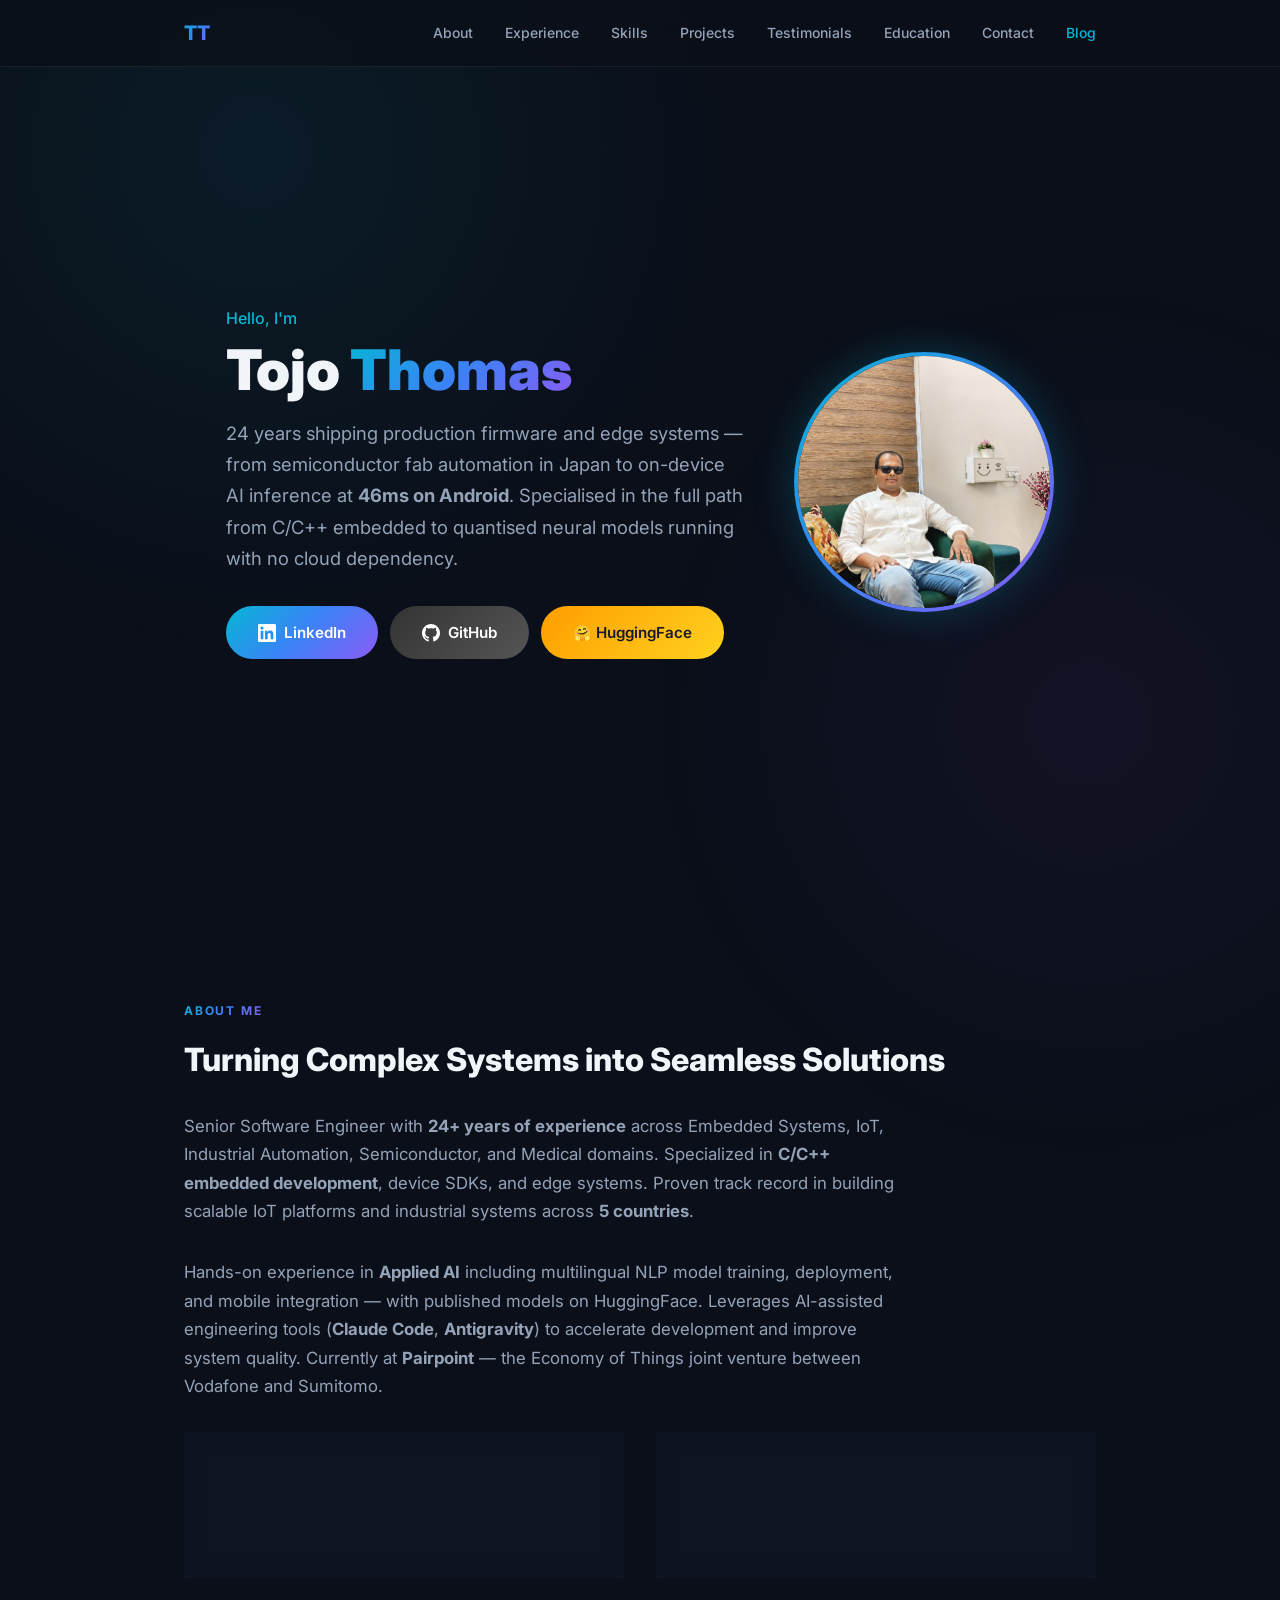
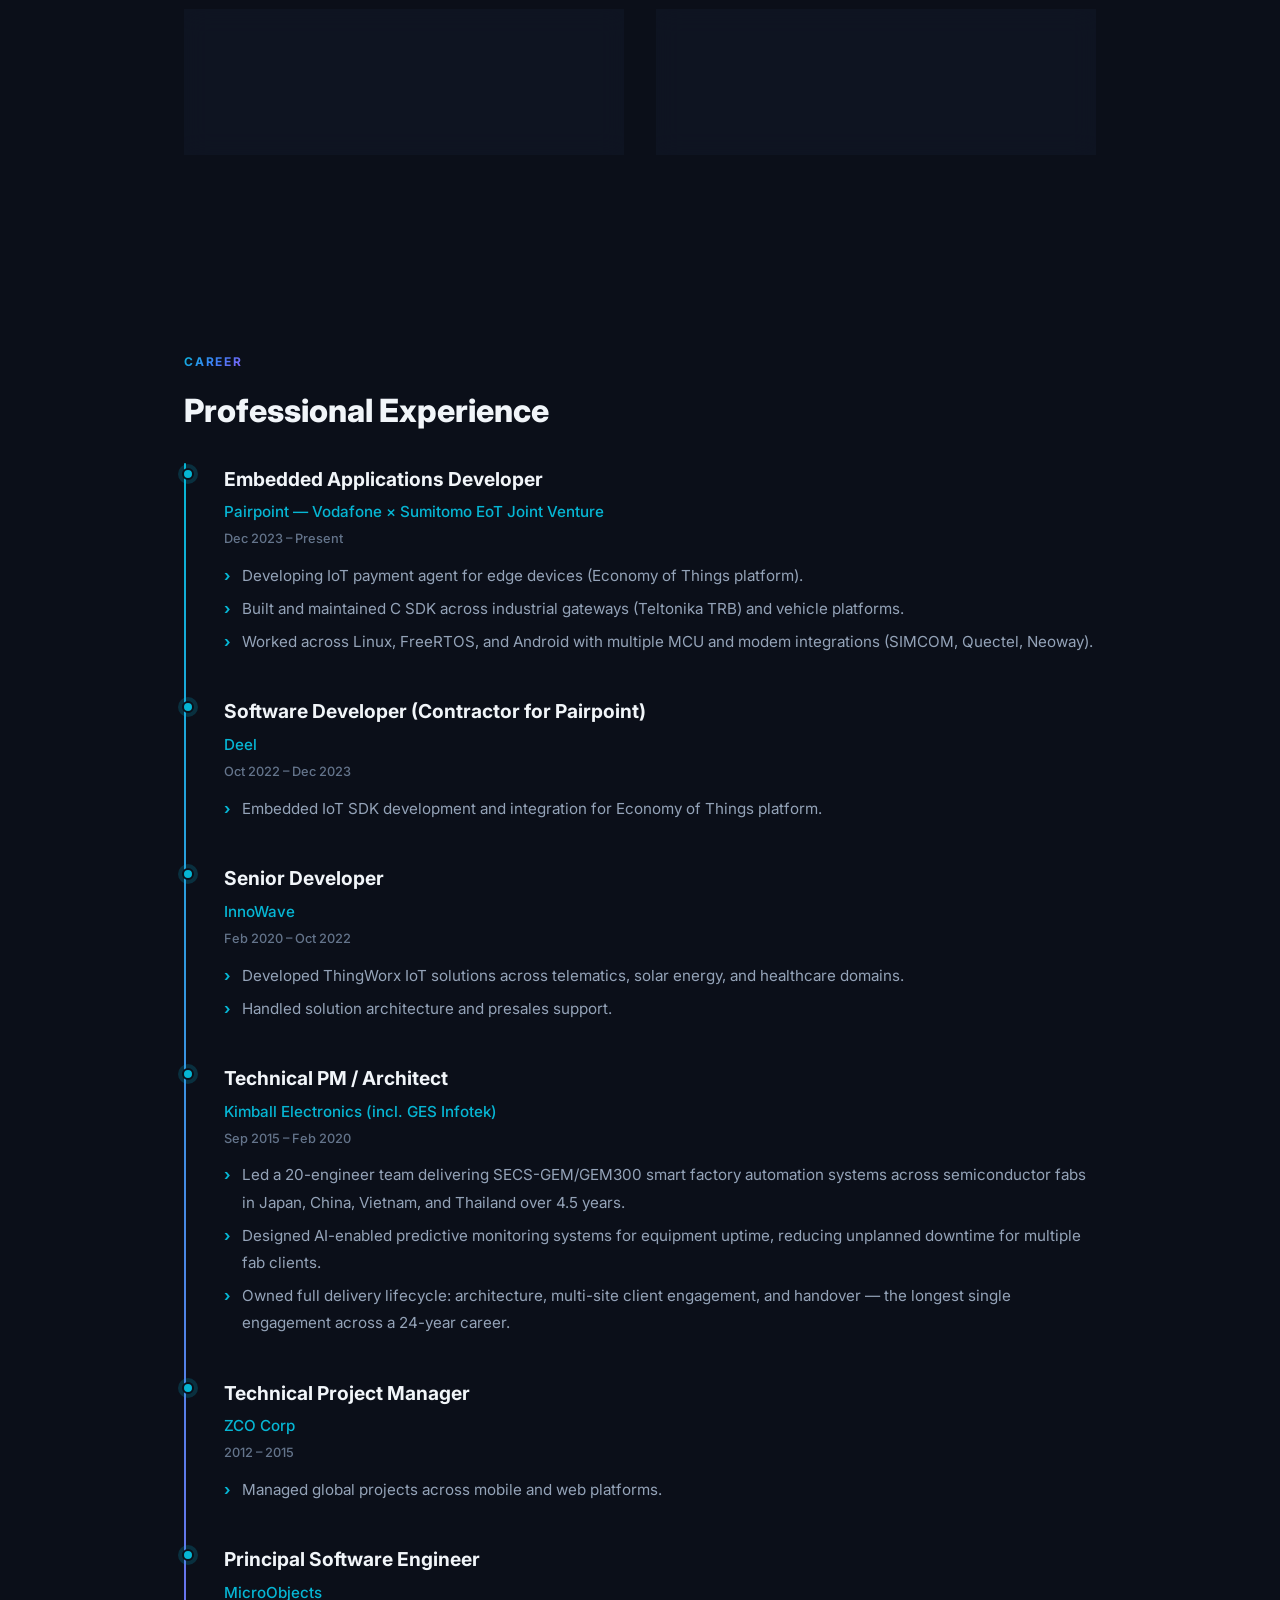
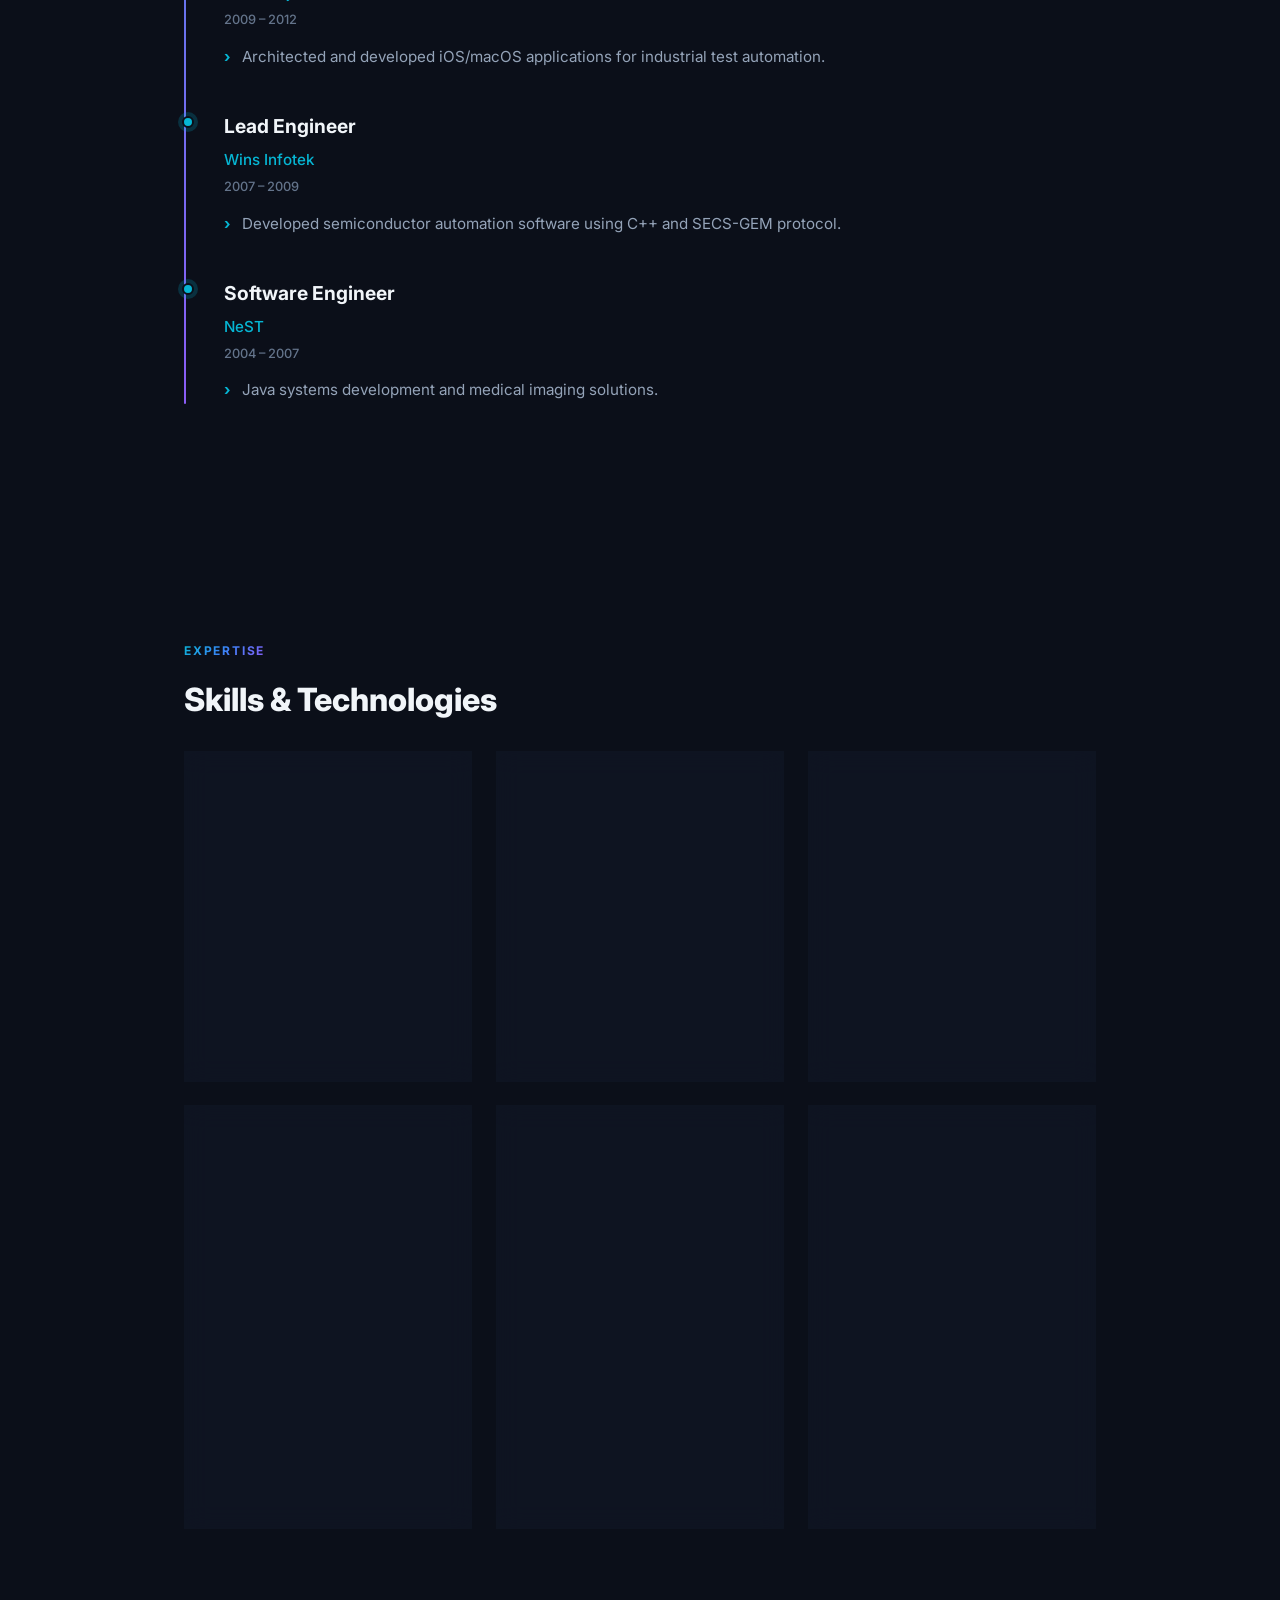
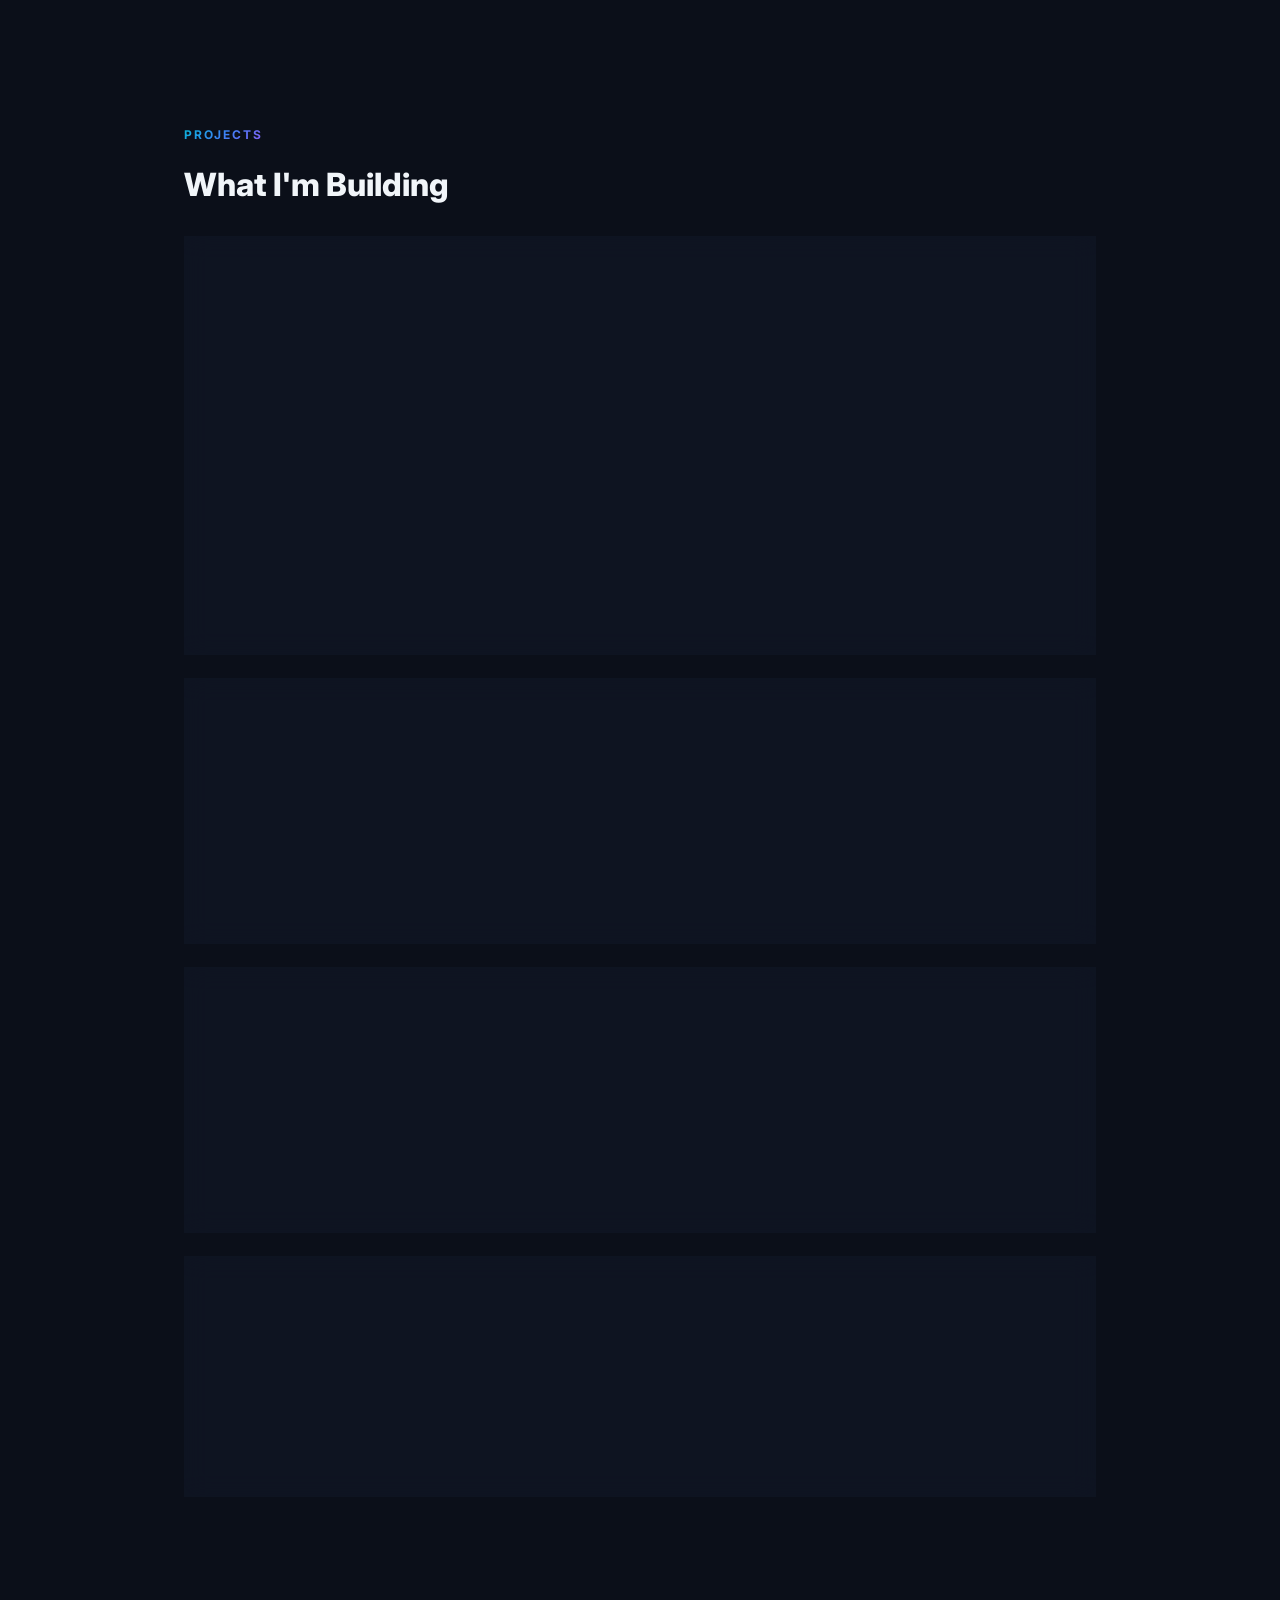
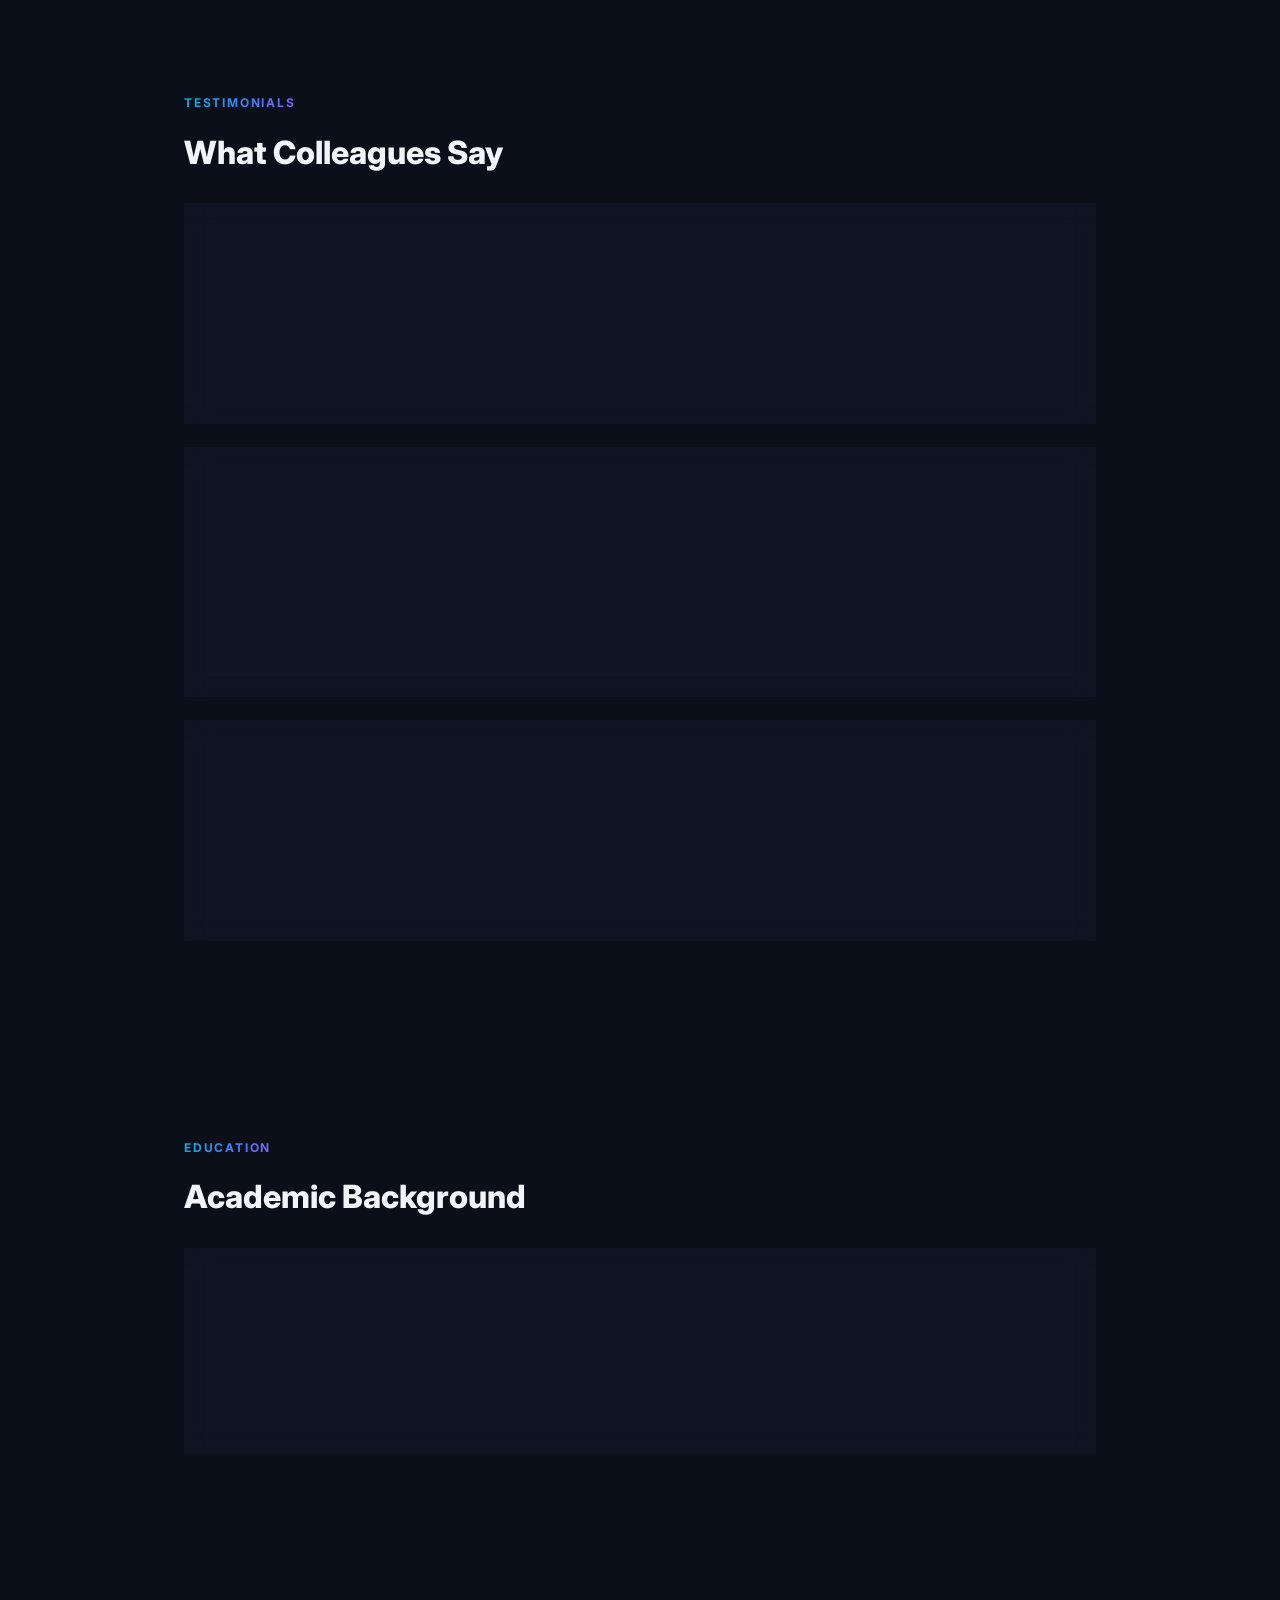
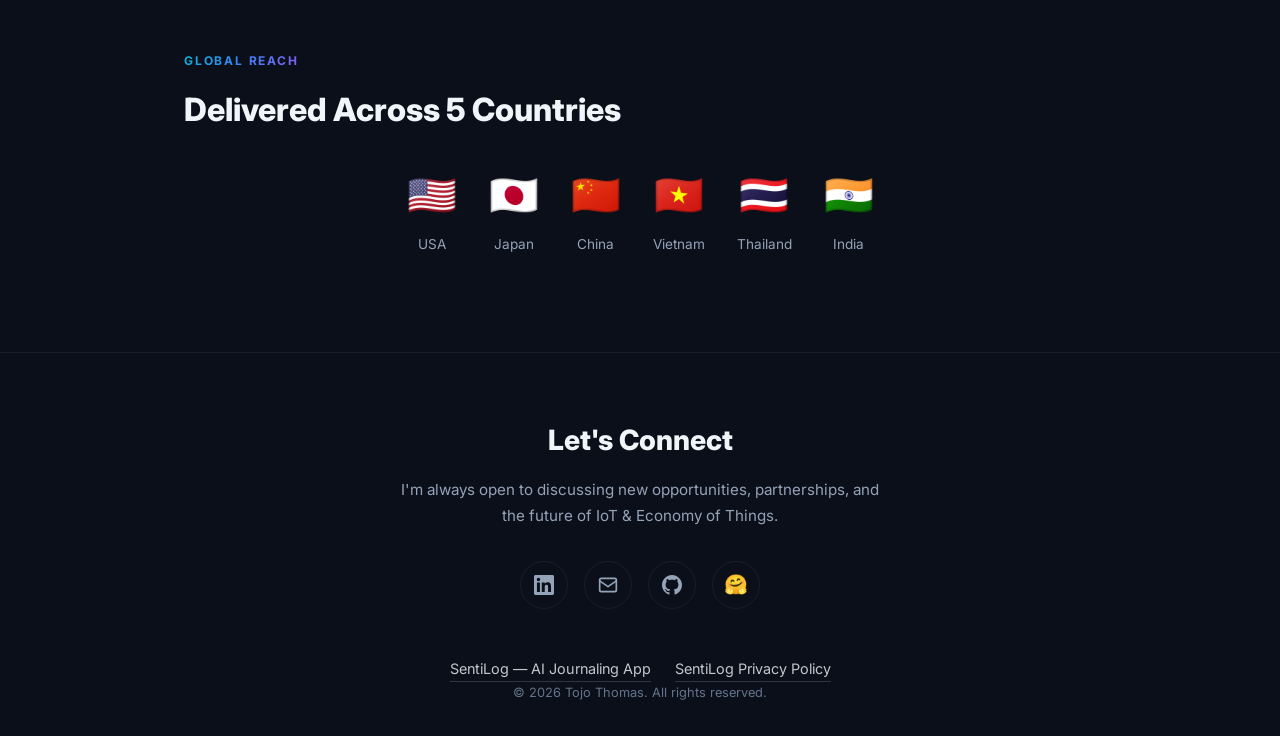
<file: index.html>
<!DOCTYPE html>
<html lang="en">
<head>
  <meta charset="UTF-8" />
  <meta name="viewport" content="width=device-width, initial-scale=1.0" />

  <!-- SEO -->
  <title>Tojo Thomas — Embedded Engineer | IoT, On-Device AI, C/C++</title>
  <meta name="description" content="Senior Embedded Software Engineer with 24+ years in IoT, edge systems, and on-device AI across 5 countries. Published multilingual NLP models on HuggingFace. C/C++, ONNX Runtime, RTOS, Linux." />
  <meta name="keywords" content="Tojo Thomas, Embedded Systems, C++, IoT, Edge Computing, ONNX, NLP, HuggingFace, Economy of Things, Pairpoint, Android, RTOS" />
  <meta name="author" content="Tojo Thomas" />
  <meta name="robots" content="index, follow" />
  <link rel="canonical" href="https://tojohere.dev/" />

  <!-- Open Graph -->
  <meta property="og:type" content="website" />
  <meta property="og:title" content="Tojo Thomas — Senior Embedded Software Engineer" />
  <meta property="og:description" content="24+ years in embedded systems, IoT, and applied AI. Published ML models on HuggingFace. C/C++, RTOS, edge systems." />
  <meta property="og:image" content="https://tojohere.dev/profile-avatar.png" />
  <meta property="og:url" content="https://tojohere.dev/" />

  <!-- Twitter Card -->
  <meta name="twitter:card" content="summary_large_image" />
  <meta name="twitter:title" content="Tojo Thomas — Embedded Engineer | IoT, On-Device AI" />
  <meta name="twitter:description" content="24+ years in embedded systems, IoT, and on-device AI. Published multilingual NLP models on HuggingFace." />
  <meta name="twitter:image" content="https://tojohere.dev/profile-avatar.png" />

  <!-- Structured Data -->
  <script type="application/ld+json">
  {
    "@context": "https://schema.org",
    "@type": "Person",
    "name": "Tojo Thomas",
    "url": "https://tojohere.dev",
    "image": "https://tojohere.dev/profile-avatar.png",
    "jobTitle": "Senior Embedded Software Engineer",
    "worksFor": { "@type": "Organization", "name": "Pairpoint" },
    "knowsAbout": ["Embedded Systems", "IoT", "On-Device AI", "ONNX Runtime", "Edge Inference", "Factory Automation", "Semiconductor Fabrication", "Medical Imaging", "Linux", "RTOS", "C/C++"],
    "alumniOf": { "@type": "CollegeOrUniversity", "name": "Government Polytechnic College" },
    "address": { "@type": "PostalAddress", "addressLocality": "Kochi", "addressRegion": "Kerala", "addressCountry": "India" },
    "sameAs": ["https://www.linkedin.com/in/tojo-thomas-tpm/", "https://github.com/tojohere", "https://huggingface.co/tojohere"]
  }
  </script>

  <link rel="stylesheet" href="style.css" />
</head>

<body>

  <!-- ===== Navigation ===== -->
  <nav class="navbar" id="navbar" role="navigation" aria-label="Main navigation">
    <div class="container">
      <a href="#" class="nav-logo" aria-label="Home">TT</a>
      <div class="nav-links" id="navLinks" role="menubar">
        <a href="#about" role="menuitem">About</a>
        <a href="#experience" role="menuitem">Experience</a>
        <a href="#skills" role="menuitem">Skills</a>
        <a href="#projects" role="menuitem">Projects</a>
        <a href="#testimonials" role="menuitem">Testimonials</a>
        <a href="#education" role="menuitem">Education</a>
        <a href="#contact" role="menuitem">Contact</a>
        <a href="/blog/" role="menuitem" style="color:var(--accent-start)">Blog</a>
      </div>
      <button class="nav-toggle" id="navToggle" aria-label="Toggle navigation menu" aria-expanded="false">
        <span></span><span></span><span></span>
      </button>
    </div>
  </nav>

  <!-- ===== Hero ===== -->
  <header class="hero" id="hero">
    <div class="container">
      <div class="hero-content">
        <div class="hero-text">
          <p class="greeting">Hello, I'm</p>
          <h1>Tojo <span>Thomas</span></h1>
          <p class="tagline">24 years shipping production firmware and edge systems — from semiconductor fab automation in Japan to on-device AI inference at <strong>46ms on Android</strong>. Specialised in the full path from C/C++ embedded to quantised neural models running with no cloud dependency.</p>
          <div style="display: flex; gap: 0.75rem; flex-wrap: wrap;">
            <a href="https://www.linkedin.com/in/tojo-thomas-tpm/" target="_blank" rel="noopener noreferrer" class="hero-cta" id="hero-cta">
              <svg width="18" height="18" viewBox="0 0 24 24" fill="currentColor"><path d="M20.447 20.452h-3.554v-5.569c0-1.328-.027-3.037-1.852-3.037-1.853 0-2.136 1.445-2.136 2.939v5.667H9.351V9h3.414v1.561h.046c.477-.9 1.637-1.85 3.37-1.85 3.601 0 4.267 2.37 4.267 5.455v6.286zM5.337 7.433a2.062 2.062 0 01-2.063-2.065 2.064 2.064 0 112.063 2.065zm1.782 13.019H3.555V9h3.564v11.452zM22.225 0H1.771C.792 0 0 .774 0 1.729v20.542C0 23.227.792 24 1.771 24h20.451C23.2 24 24 23.227 24 22.271V1.729C24 .774 23.2 0 22.222 0h.003z"/></svg>
              LinkedIn
            </a>
            <a href="https://github.com/tojohere" target="_blank" rel="noopener noreferrer" class="hero-cta" style="background: linear-gradient(135deg, #333, #555);">
              <svg width="18" height="18" viewBox="0 0 24 24" fill="currentColor"><path d="M12 0c-6.626 0-12 5.373-12 12 0 5.302 3.438 9.8 8.207 11.387.599.111.793-.261.793-.577v-2.234c-3.338.726-4.033-1.416-4.033-1.416-.546-1.387-1.333-1.756-1.333-1.756-1.089-.745.083-.729.083-.729 1.205.084 1.839 1.237 1.839 1.237 1.07 1.834 2.807 1.304 3.492.997.107-.775.418-1.305.762-1.604-2.665-.305-5.467-1.334-5.467-5.931 0-1.311.469-2.381 1.236-3.221-.124-.303-.535-1.524.117-3.176 0 0 1.008-.322 3.301 1.23.957-.266 1.983-.399 3.003-.404 1.02.005 2.047.138 3.006.404 2.291-1.552 3.297-1.23 3.297-1.23.653 1.653.242 2.874.118 3.176.77.84 1.235 1.911 1.235 3.221 0 4.609-2.807 5.624-5.479 5.921.43.372.823 1.102.823 2.222v3.293c0 .319.192.694.801.576 4.765-1.589 8.199-6.086 8.199-11.386 0-6.627-5.373-12-12-12z"/></svg>
              GitHub
            </a>
            <a href="https://huggingface.co/tojohere" target="_blank" rel="noopener noreferrer" class="hero-cta" style="background: linear-gradient(135deg, #FF9D00, #FFD21E); color: #1a1a2e;">
              🤗 HuggingFace
            </a>
          </div>
        </div>
        <div class="hero-image">
          <img src="profile-avatar.png" alt="Tojo Thomas — Senior Embedded Software Engineer" width="260" height="260" loading="eager" />
        </div>
      </div>
    </div>
  </header>

  <main>
    <!-- ===== About ===== -->
    <section class="about" id="about">
      <div class="container reveal">
        <span class="section-label">About Me</span>
        <h2 class="section-title">Turning Complex Systems into Seamless Solutions</h2>
        <p class="about-text">
          Senior Software Engineer with <strong>24+ years of experience</strong> across Embedded Systems, IoT, Industrial Automation, Semiconductor, and Medical domains. Specialized in <strong>C/C++ embedded development</strong>, device SDKs, and edge systems. Proven track record in building scalable IoT platforms and industrial systems across <strong>5 countries</strong>.
        </p>
        <p class="about-text">
          Hands-on experience in <strong>Applied AI</strong> including multilingual NLP model training, deployment, and mobile integration — with published models on HuggingFace. Leverages AI-assisted engineering tools (<strong>Claude Code</strong>, <strong>Antigravity</strong>) to accelerate development and improve system quality. Currently at <strong>Pairpoint</strong> — the Economy of Things joint venture between Vodafone and Sumitomo.
        </p>
        <div class="about-grid">
          <div class="glass-card stat-card">
            <div class="stat-number">24+</div>
            <div class="stat-label">Years of Experience</div>
          </div>
          <div class="glass-card stat-card">
            <div class="stat-number">5</div>
            <div class="stat-label">Countries Delivered In</div>
          </div>
          <div class="glass-card stat-card">
            <div class="stat-number">C/C++</div>
            <div class="stat-label">Embedded & Edge Systems</div>
          </div>
          <div class="glass-card stat-card">
            <div class="stat-number">AI</div>
            <div class="stat-label">Published ML Models</div>
          </div>
        </div>
      </div>
    </section>

    <!-- ===== Experience ===== -->
    <section class="experience" id="experience">
      <div class="container reveal">
        <span class="section-label">Career</span>
        <h2 class="section-title">Professional Experience</h2>
        <div class="timeline">

          <article class="timeline-item">
            <h3 class="role">Embedded Applications Developer</h3>
            <div class="company">Pairpoint — Vodafone × Sumitomo EoT Joint Venture</div>
            <div class="period">Dec 2023 – Present</div>
            <div class="description">
              <ul>
                <li>Developing IoT payment agent for edge devices (Economy of Things platform).</li>
                <li>Built and maintained C SDK across industrial gateways (Teltonika TRB) and vehicle platforms.</li>
                <li>Worked across Linux, FreeRTOS, and Android with multiple MCU and modem integrations (SIMCOM, Quectel, Neoway).</li>
              </ul>
            </div>
          </article>

          <article class="timeline-item">
            <h3 class="role">Software Developer (Contractor for Pairpoint)</h3>
            <div class="company">Deel</div>
            <div class="period">Oct 2022 – Dec 2023</div>
            <div class="description">
              <ul>
                <li>Embedded IoT SDK development and integration for Economy of Things platform.</li>
              </ul>
            </div>
          </article>

          <article class="timeline-item">
            <h3 class="role">Senior Developer</h3>
            <div class="company">InnoWave</div>
            <div class="period">Feb 2020 – Oct 2022</div>
            <div class="description">
              <ul>
                <li>Developed ThingWorx IoT solutions across telematics, solar energy, and healthcare domains.</li>
                <li>Handled solution architecture and presales support.</li>
              </ul>
            </div>
          </article>

          <article class="timeline-item">
            <h3 class="role">Technical PM / Architect</h3>
            <div class="company">Kimball Electronics (incl. GES Infotek)</div>
            <div class="period">Sep 2015 – Feb 2020</div>
            <div class="description">
              <ul>
                <li>Led a 20-engineer team delivering SECS-GEM/GEM300 smart factory automation systems across semiconductor fabs in Japan, China, Vietnam, and Thailand over 4.5 years.</li>
                <li>Designed AI-enabled predictive monitoring systems for equipment uptime, reducing unplanned downtime for multiple fab clients.</li>
                <li>Owned full delivery lifecycle: architecture, multi-site client engagement, and handover — the longest single engagement across a 24-year career.</li>
              </ul>
            </div>
          </article>

          <article class="timeline-item">
            <h3 class="role">Technical Project Manager</h3>
            <div class="company">ZCO Corp</div>
            <div class="period">2012 – 2015</div>
            <div class="description">
              <ul>
                <li>Managed global projects across mobile and web platforms.</li>
              </ul>
            </div>
          </article>

          <article class="timeline-item">
            <h3 class="role">Principal Software Engineer</h3>
            <div class="company">MicroObjects</div>
            <div class="period">2009 – 2012</div>
            <div class="description">
              <ul>
                <li>Architected and developed iOS/macOS applications for industrial test automation.</li>
              </ul>
            </div>
          </article>

          <article class="timeline-item">
            <h3 class="role">Lead Engineer</h3>
            <div class="company">Wins Infotek</div>
            <div class="period">2007 – 2009</div>
            <div class="description">
              <ul>
                <li>Developed semiconductor automation software using C++ and SECS-GEM protocol.</li>
              </ul>
            </div>
          </article>

          <article class="timeline-item">
            <h3 class="role">Software Engineer</h3>
            <div class="company">NeST</div>
            <div class="period">2004 – 2007</div>
            <div class="description">
              <ul>
                <li>Java systems development and medical imaging solutions.</li>
              </ul>
            </div>
          </article>

        </div>
      </div>
    </section>

    <!-- ===== Skills ===== -->
    <section class="skills" id="skills">
      <div class="container reveal">
        <span class="section-label">Expertise</span>
        <h2 class="section-title">Skills & Technologies</h2>
        <div class="skills-grid">

          <div class="glass-card skill-group">
            <h3>Languages</h3>
            <div class="skill-tags">
              <span class="skill-tag">C</span>
              <span class="skill-tag">C++</span>
              <span class="skill-tag">Kotlin</span>
              <span class="skill-tag">Java</span>
              <span class="skill-tag">Python</span>
              <span class="skill-tag">C#</span>
              <span class="skill-tag">Objective-C</span>
            </div>
          </div>

          <div class="glass-card skill-group">
            <h3>Embedded & IoT</h3>
            <div class="skill-tags">
              <span class="skill-tag">Embedded Linux</span>
              <span class="skill-tag">FreeRTOS</span>
              <span class="skill-tag">Device SDKs</span>
              <span class="skill-tag">ESP32</span>
              <span class="skill-tag">Infineon Traveo</span>
              <span class="skill-tag">Teltonika TRB Gateways</span>
              <span class="skill-tag">SIMCOM / Quectel / Neoway</span>
            </div>
          </div>

          <div class="glass-card skill-group">
            <h3>Protocols & Platforms</h3>
            <div class="skill-tags">
              <span class="skill-tag">MQTT</span>
              <span class="skill-tag">Modbus</span>
              <span class="skill-tag">SECS-GEM / HSMS</span>
              <span class="skill-tag">REST APIs</span>
              <span class="skill-tag">Android Auto</span>
              <span class="skill-tag">Android Automotive OS</span>
            </div>
          </div>

          <div class="glass-card skill-group">
            <h3>AI / ML</h3>
            <div class="skill-tags">
              <span class="skill-tag">On-Device AI / Edge Inference</span>
              <span class="skill-tag">ONNX Runtime</span>
              <span class="skill-tag">LiteRT / TFLite</span>
              <span class="skill-tag">NLP / Transformers</span>
              <span class="skill-tag">HuggingFace</span>
              <span class="skill-tag">PyTorch</span>
              <span class="skill-tag">XLM-RoBERTa</span>
              <span class="skill-tag">INT8 Quantization</span>
            </div>
          </div>

          <div class="glass-card skill-group">
            <h3>Industry Verticals</h3>
            <div class="skill-tags">
              <span class="skill-tag">Factory Automation</span>
              <span class="skill-tag">Semiconductor Fabrication</span>
              <span class="skill-tag">Medical Imaging</span>
              <span class="skill-tag">Smart Factory / Industry 4.0</span>
              <span class="skill-tag">Economy of Things (EoT)</span>
              <span class="skill-tag">Telematics</span>
            </div>
          </div>

          <div class="glass-card skill-group">
            <h3>Mobile & Tools</h3>
            <div class="skill-tags">
              <span class="skill-tag">Android (Kotlin / Jetpack Compose)</span>
              <span class="skill-tag">iOS / macOS (Objective-C)</span>
              <span class="skill-tag">Android Auto</span>
              <span class="skill-tag">Android Automotive OS</span>
              <span class="skill-tag">ModusToolbox</span>
              <span class="skill-tag">Maven / Gradle</span>
              <span class="skill-tag">Git</span>
            </div>
          </div>

        </div>
      </div>
    </section>

    <!-- ===== Projects ===== -->
    <section class="projects" id="projects">
      <div class="container reveal">
        <span class="section-label">Projects</span>
        <h2 class="section-title">What I'm Building</h2>
        <div class="projects-grid">

          <div class="glass-card project-card" onclick="window.location.href='SentiLog/'" style="cursor: pointer;">
            <div class="project-icon">
              <img src="SentiLog/sentilog_pen.jpg" alt="SentiLog — AI emotion journaling app" width="56" height="56" style="border-radius: 12px;" />
            </div>
            <div class="project-info">
              <h3>SentiLog</h3>
              <p class="project-tagline">AI-Powered Emotion Journal — Live on Google Play</p>
              <p class="project-desc">Published Android app. Runs a fine-tuned RoBERTa model entirely on-device — INT8 quantised to 120MB, inferring 28 emotions at ~46ms on Snapdragon 8 Elite (no cloud). Investigated NPU delegation on Hexagon DSP via Qualcomm AI Hub; ONNX INT8 CPU outperforms LiteRT NPU for transformer workloads due to subgraph fragmentation. Full-database AES-256 encryption via SQLCipher. Multilingual: English (bundled), German/Japanese/Korean (downloadable). Stack: Kotlin, Jetpack Compose, ONNX Runtime, Android Keystore.</p>
              <div class="project-tags">
                <span class="skill-tag">Kotlin</span>
                <span class="skill-tag">Jetpack Compose</span>
                <span class="skill-tag">ONNX Runtime</span>
                <span class="skill-tag">SQLCipher</span>
                <span class="skill-tag">On-Device AI</span>
              </div>
              <div style="display:flex; gap:0.75rem; margin-top:1rem; flex-wrap:wrap;" onclick="event.stopPropagation()">
                <a href="https://play.google.com/store/apps/details?id=com.sentilog.app" target="_blank" rel="noopener noreferrer" style="font-size:0.82rem; font-weight:600; color:var(--accent-start); text-decoration:none; border:1px solid var(--accent-start); padding:0.3rem 0.75rem; border-radius:20px;">▶ Google Play</a>
                <a href="SentiLog/" style="font-size:0.82rem; font-weight:600; color:var(--text-secondary); text-decoration:none; border:1px solid var(--border-color); padding:0.3rem 0.75rem; border-radius:20px;">Product Page</a>
                <a href="/blog/npu-transformer-guide.html" style="font-size:0.82rem; font-weight:600; color:var(--text-secondary); text-decoration:none; border:1px solid var(--border-color); padding:0.3rem 0.75rem; border-radius:20px;">NPU Research</a>
              </div>
            </div>
          </div>

          <a href="https://huggingface.co/tojohere/goemotions-de-xlm-roberta-base" target="_blank" rel="noopener noreferrer" class="glass-card project-card">
            <div class="project-icon hf-icon">
              <svg viewBox="0 0 120 120" width="56" height="56" xmlns="http://www.w3.org/2000/svg"><rect width="120" height="120" rx="16" fill="#FFD21E"/><path d="M40 68c-4 0-7-3-7-7s3-7 7-7c2 0 4 1 5 3" stroke="#1a1a2e" stroke-width="4" fill="none" stroke-linecap="round"/><path d="M80 68c4 0 7-3 7-7s-3-7-7-7c-2 0-4 1-5 3" stroke="#1a1a2e" stroke-width="4" fill="none" stroke-linecap="round"/><circle cx="44" cy="52" r="4" fill="#1a1a2e"/><circle cx="76" cy="52" r="4" fill="#1a1a2e"/><path d="M48 76c0 0 6 8 24 0" stroke="#1a1a2e" stroke-width="4" fill="none" stroke-linecap="round"/></svg>
            </div>
            <div class="project-info">
              <h3>GoEmotions DE — XLM-RoBERTa</h3>
              <p class="project-tagline">German Emotion Classification Model</p>
              <p class="project-desc">Fine-tuned XLM-RoBERTa-base for 28-emotion detection in German text. Trained on translated GoEmotions + 10K native GermEval samples. F1 0.447, top-1 accuracy 69%.</p>
              <div class="project-tags">
                <span class="skill-tag">Transformers</span>
                <span class="skill-tag">PyTorch</span>
                <span class="skill-tag">ONNX</span>
                <span class="skill-tag">German NLP</span>
              </div>
            </div>
          </a>

          <a href="https://huggingface.co/tojohere/goemotions-ja-xlm-roberta-base" target="_blank" rel="noopener noreferrer" class="glass-card project-card">
            <div class="project-icon hf-icon">
              <svg viewBox="0 0 120 120" width="56" height="56" xmlns="http://www.w3.org/2000/svg"><rect width="120" height="120" rx="16" fill="#FFD21E"/><path d="M40 68c-4 0-7-3-7-7s3-7 7-7c2 0 4 1 5 3" stroke="#1a1a2e" stroke-width="4" fill="none" stroke-linecap="round"/><path d="M80 68c4 0 7-3 7-7s-3-7-7-7c-2 0-4 1-5 3" stroke="#1a1a2e" stroke-width="4" fill="none" stroke-linecap="round"/><circle cx="44" cy="52" r="4" fill="#1a1a2e"/><circle cx="76" cy="52" r="4" fill="#1a1a2e"/><path d="M48 76c0 0 6 8 24 0" stroke="#1a1a2e" stroke-width="4" fill="none" stroke-linecap="round"/></svg>
            </div>
            <div class="project-info">
              <h3>GoEmotions JA — XLM-RoBERTa</h3>
              <p class="project-tagline">Japanese Emotion Classification Model</p>
              <p class="project-desc">Fine-tuned XLM-RoBERTa-base for 28-emotion detection in Japanese text. Trained on translated GoEmotions + 35K native WRIME samples. F1 0.396, top-1 accuracy 56%.</p>
              <div class="project-tags">
                <span class="skill-tag">Transformers</span>
                <span class="skill-tag">PyTorch</span>
                <span class="skill-tag">ONNX</span>
                <span class="skill-tag">Japanese NLP</span>
              </div>
            </div>
          </a>

          <a href="https://huggingface.co/tojohere/goemotions-ko-xlm-roberta-base" target="_blank" rel="noopener noreferrer" class="glass-card project-card">
            <div class="project-icon hf-icon">
              <svg viewBox="0 0 120 120" width="56" height="56" xmlns="http://www.w3.org/2000/svg"><rect width="120" height="120" rx="16" fill="#FFD21E"/><path d="M40 68c-4 0-7-3-7-7s3-7 7-7c2 0 4 1 5 3" stroke="#1a1a2e" stroke-width="4" fill="none" stroke-linecap="round"/><path d="M80 68c4 0 7-3 7-7s-3-7-7-7c-2 0-4 1-5 3" stroke="#1a1a2e" stroke-width="4" fill="none" stroke-linecap="round"/><circle cx="44" cy="52" r="4" fill="#1a1a2e"/><circle cx="76" cy="52" r="4" fill="#1a1a2e"/><path d="M48 76c0 0 6 8 24 0" stroke="#1a1a2e" stroke-width="4" fill="none" stroke-linecap="round"/></svg>
            </div>
            <div class="project-info">
              <h3>GoEmotions KO — XLM-RoBERTa</h3>
              <p class="project-tagline">Korean Emotion Classification Model</p>
              <p class="project-desc">Fine-tuned XLM-RoBERTa-base for 28-emotion detection in Korean text. Trained on translated GoEmotions + 50K native KOTE samples. F1 0.568, top-1 accuracy 68%.</p>
              <div class="project-tags">
                <span class="skill-tag">Transformers</span>
                <span class="skill-tag">PyTorch</span>
                <span class="skill-tag">ONNX</span>
                <span class="skill-tag">Korean NLP</span>
              </div>
            </div>
          </a>

        </div>
      </div>
    </section>

    <!-- ===== Testimonials ===== -->
    <section class="testimonials" id="testimonials">
      <div class="container reveal">
        <span class="section-label">Testimonials</span>
        <h2 class="section-title">What Colleagues Say</h2>
        <div class="testimonials-grid">

          <div class="glass-card testimonial-card">
            <div class="testimonial-text">
              <p>&ldquo;Tojo is a phenomenal human being, engineer, mentor, leader, and more. In any of these roles, I would not be surprised to find Tojo in the top few within any organisation. He always loved to experiment and innovate new things. He was an inspiration for the whole team and I would love to work with Tojo again.&rdquo;</p>
            </div>
            <div class="testimonial-author">
              <div class="author-info">
                <strong>Abilash Francis</strong>
                <span>Senior Mobile Developer, Sandstone Technology</span>
              </div>
            </div>
          </div>

          <div class="glass-card testimonial-card">
            <div class="testimonial-text">
              <p>&ldquo;I have worked very closely with Tojo during the last 16+ years. His technical contributions at multiple Japanese sites were of great value. His software design skills have been exemplary and he could quickly convert his ideas into proof of concepts. I was also particularly impressed by his team management skills and the way he always cultivated budding talents.&rdquo;</p>
            </div>
            <div class="testimonial-author">
              <div class="author-info">
                <strong>Sanju Thomas</strong>
                <span>Delivery Manager, NeST Digital STC</span>
              </div>
            </div>
          </div>

          <div class="glass-card testimonial-card">
            <div class="testimonial-text">
              <p>&ldquo;Tojo always has a sense of passion in learning new technologies and ensures that he creates forums to impart it to his team. He gives his team a platform for coming up with innovative ideas. He always tries to learn and unlearn — that is one of the best characteristics I look up to.&rdquo;</p>
            </div>
            <div class="testimonial-author">
              <div class="author-info">
                <strong>Monisha Syamalanathan</strong>
                <span>Manager — People & Culture, H&R Block India</span>
              </div>
            </div>
          </div>

        </div>
      </div>
    </section>

    <!-- ===== Education ===== -->
    <section class="education" id="education">
      <div class="container reveal">
        <span class="section-label">Education</span>
        <h2 class="section-title">Academic Background</h2>
        <div class="glass-card edu-card">
          <div class="edu-icon">🎓</div>
          <div class="edu-details">
            <h3>Diploma with Distinction</h3>
            <div class="school">Government Polytechnic College (GPTM)</div>
            <div class="edu-period">1997 – 2000</div>
            <p class="edu-note">Graduated with Distinction — a strong technical foundation that launched a 25+ year career in software engineering.</p>
          </div>
        </div>
      </div>
    </section>

    <!-- ===== Global Experience ===== -->
    <section class="education" id="global">
      <div class="container reveal">
        <span class="section-label">Global Reach</span>
        <h2 class="section-title">Delivered Across 5 Countries</h2>
        <div style="display: flex; justify-content: center; gap: 2rem; flex-wrap: wrap;">
          <div style="text-align: center;">
            <div style="font-size: 2.5rem;">🇺🇸</div>
            <div style="font-size: 0.85rem; color: var(--text-secondary); margin-top: 0.25rem;">USA</div>
          </div>
          <div style="text-align: center;">
            <div style="font-size: 2.5rem;">🇯🇵</div>
            <div style="font-size: 0.85rem; color: var(--text-secondary); margin-top: 0.25rem;">Japan</div>
          </div>
          <div style="text-align: center;">
            <div style="font-size: 2.5rem;">🇨🇳</div>
            <div style="font-size: 0.85rem; color: var(--text-secondary); margin-top: 0.25rem;">China</div>
          </div>
          <div style="text-align: center;">
            <div style="font-size: 2.5rem;">🇻🇳</div>
            <div style="font-size: 0.85rem; color: var(--text-secondary); margin-top: 0.25rem;">Vietnam</div>
          </div>
          <div style="text-align: center;">
            <div style="font-size: 2.5rem;">🇹🇭</div>
            <div style="font-size: 0.85rem; color: var(--text-secondary); margin-top: 0.25rem;">Thailand</div>
          </div>
          <div style="text-align: center;">
            <div style="font-size: 2.5rem;">🇮🇳</div>
            <div style="font-size: 0.85rem; color: var(--text-secondary); margin-top: 0.25rem;">India</div>
          </div>
        </div>
      </div>
    </section>

  </main>

  <!-- ===== Footer / Contact ===== -->
  <footer class="footer" id="contact">
    <div class="container reveal">
      <h2 class="footer-heading">Let's Connect</h2>
      <p class="footer-sub">I'm always open to discussing new opportunities, partnerships, and the future of IoT &amp; Economy of Things.</p>
      <div class="social-links">
        <a href="https://www.linkedin.com/in/tojo-thomas-tpm/" target="_blank" rel="noopener noreferrer" aria-label="LinkedIn Profile" id="footer-linkedin">
          <svg width="20" height="20" viewBox="0 0 24 24" fill="currentColor"><path d="M20.447 20.452h-3.554v-5.569c0-1.328-.027-3.037-1.852-3.037-1.853 0-2.136 1.445-2.136 2.939v5.667H9.351V9h3.414v1.561h.046c.477-.9 1.637-1.85 3.37-1.85 3.601 0 4.267 2.37 4.267 5.455v6.286zM5.337 7.433a2.062 2.062 0 01-2.063-2.065 2.064 2.064 0 112.063 2.065zm1.782 13.019H3.555V9h3.564v11.452zM22.225 0H1.771C.792 0 0 .774 0 1.729v20.542C0 23.227.792 24 1.771 24h20.451C23.2 24 24 23.227 24 22.271V1.729C24 .774 23.2 0 22.222 0h.003z"/></svg>
        </a>
        <a href="#" aria-label="Send Email" id="footer-email">
          <svg width="20" height="20" viewBox="0 0 24 24" fill="none" stroke="currentColor" stroke-width="2" stroke-linecap="round" stroke-linejoin="round"><rect x="2" y="4" width="20" height="16" rx="2"/><path d="M22 7l-10 7L2 7"/></svg>
        </a>
        <a href="https://github.com/tojohere" target="_blank" rel="noopener noreferrer" aria-label="GitHub Profile">
          <svg width="20" height="20" viewBox="0 0 24 24" fill="currentColor"><path d="M12 0c-6.626 0-12 5.373-12 12 0 5.302 3.438 9.8 8.207 11.387.599.111.793-.261.793-.577v-2.234c-3.338.726-4.033-1.416-4.033-1.416-.546-1.387-1.333-1.756-1.333-1.756-1.089-.745.083-.729.083-.729 1.205.084 1.839 1.237 1.839 1.237 1.07 1.834 2.807 1.304 3.492.997.107-.775.418-1.305.762-1.604-2.665-.305-5.467-1.334-5.467-5.931 0-1.311.469-2.381 1.236-3.221-.124-.303-.535-1.524.117-3.176 0 0 1.008-.322 3.301 1.23.957-.266 1.983-.399 3.003-.404 1.02.005 2.047.138 3.006.404 2.291-1.552 3.297-1.23 3.297-1.23.653 1.653.242 2.874.118 3.176.77.84 1.235 1.911 1.235 3.221 0 4.609-2.807 5.624-5.479 5.921.43.372.823 1.102.823 2.222v3.293c0 .319.192.694.801.576 4.765-1.589 8.199-6.086 8.199-11.386 0-6.627-5.373-12-12-12z"/></svg>
        </a>
        <a href="https://huggingface.co/tojohere" target="_blank" rel="noopener noreferrer" aria-label="HuggingFace Profile" style="font-size: 1.2rem;">
          🤗
        </a>
      </div>
      <div class="footer-links" style="margin-top: 2rem; font-size: 0.9rem; opacity: 0.8; display: flex; gap: 1.5rem; justify-content: center; flex-wrap: wrap;">
        <a href="SentiLog/" style="color: inherit; text-decoration: none; border-bottom: 1px solid rgba(255,255,255,0.2);">SentiLog — AI Journaling App</a>
        <a href="SentiLog/privacy-policy.html" style="color: inherit; text-decoration: none; border-bottom: 1px solid rgba(255,255,255,0.2);">SentiLog Privacy Policy</a>
      </div>
      <p class="copyright">&copy; 2026 Tojo Thomas. All rights reserved.</p>
    </div>
  </footer>

  <!-- ===== Scripts ===== -->
  <script>
    // ---------- Scroll-reveal ----------
    const revealEls = document.querySelectorAll('.reveal');
    const observer = new IntersectionObserver((entries) => {
      entries.forEach(e => {
        if (e.isIntersecting) { e.target.classList.add('visible'); observer.unobserve(e.target); }
      });
    }, { threshold: 0.15 });
    revealEls.forEach(el => observer.observe(el));

    // ---------- Mobile nav toggle ----------
    const toggle = document.getElementById('navToggle');
    const navLinks = document.getElementById('navLinks');
    toggle.addEventListener('click', () => {
      navLinks.classList.toggle('active');
      toggle.setAttribute('aria-expanded', navLinks.classList.contains('active'));
    });
    // Close on link click
    navLinks.querySelectorAll('a').forEach(link => {
      link.addEventListener('click', () => { navLinks.classList.remove('active'); toggle.setAttribute('aria-expanded', 'false'); });
    });

    // ---------- Navbar shrink on scroll ----------
    window.addEventListener('scroll', () => {
      document.getElementById('navbar').style.padding = window.scrollY > 60 ? '0.5rem 0' : '1rem 0';
    });

    // ---------- Email obfuscation (anti-spam) ----------
    (function() {
      var u = 'tojohere'; var d = 'outlook.com';
      var el = document.getElementById('footer-email');
      if (el) { el.href = 'mai' + 'lto:' + u + '@' + d; }
    })();
  </script>

</body>
</html>
</file>
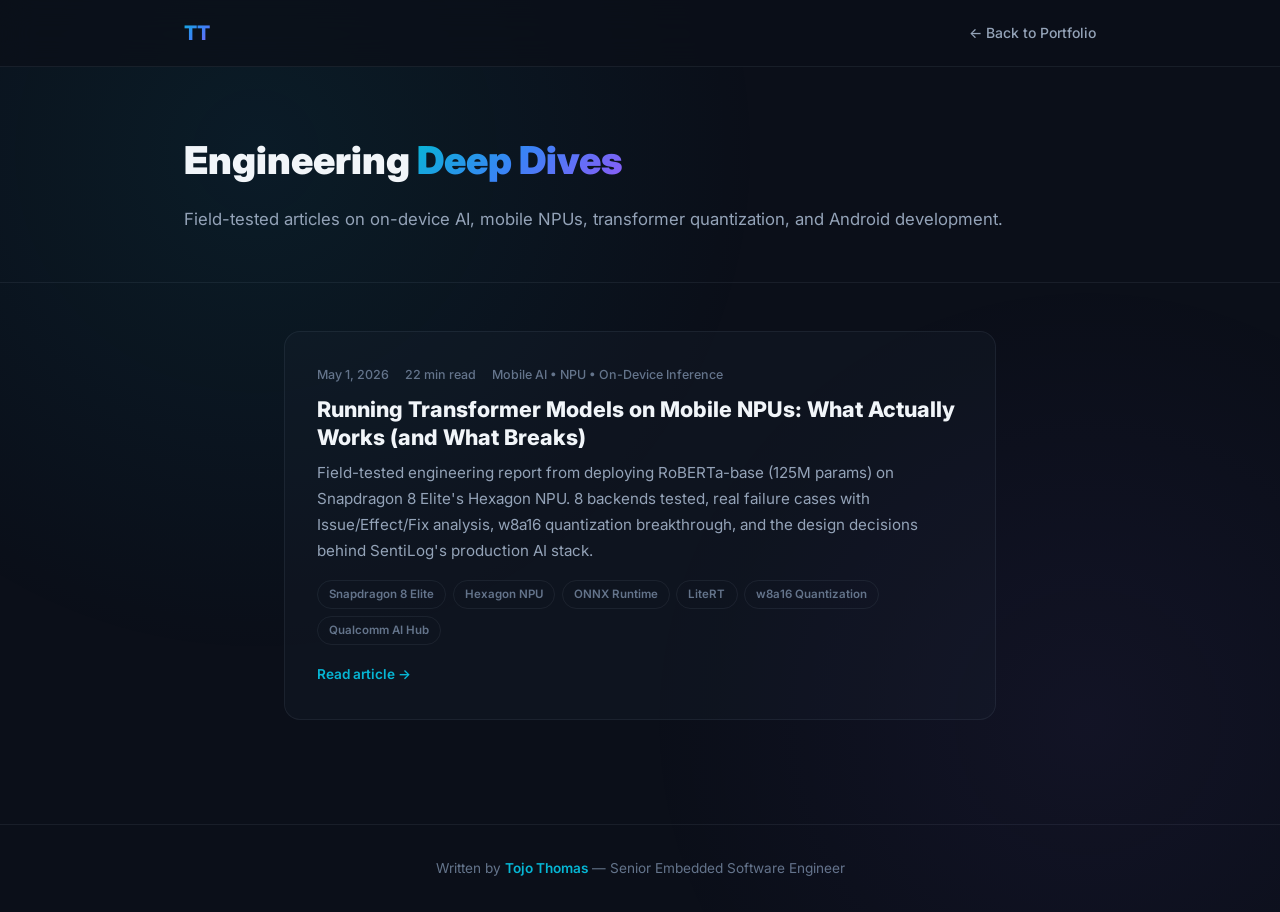
<file: blog/index.html>
<!DOCTYPE html>
<html lang="en">
<head>
  <meta charset="UTF-8" />
  <meta name="viewport" content="width=device-width, initial-scale=1.0" />
  <title>Blog — Tojo Thomas | On-Device AI, Embedded Systems, Mobile ML</title>
  <meta name="description" content="Engineering articles by Tojo Thomas on on-device AI inference, transformer quantization, mobile NPUs, Android development, and embedded systems." />
  <meta name="robots" content="index, follow" />
  <link rel="canonical" href="https://tojohere.dev/blog/" />
  <meta property="og:type" content="website" />
  <meta property="og:title" content="Blog — Tojo Thomas" />
  <meta property="og:description" content="Engineering deep dives on on-device AI, mobile NPUs, transformer quantization, and Android development." />
  <meta property="og:url" content="https://tojohere.dev/blog/" />
  <link rel="stylesheet" href="../style.css" />
  <style>
    .blog-index-hero { padding: 8rem 0 3rem; border-bottom: 1px solid var(--border-color); }
    .blog-index-hero h1 { font-size: 2.4rem; font-weight: 900; margin-bottom: 0.75rem; }
    .blog-index-hero h1 span { background: var(--gradient); -webkit-background-clip: text; -webkit-text-fill-color: transparent; background-clip: text; }
    .blog-index-hero p { color: var(--text-secondary); font-size: 1.05rem; }
    .post-list { padding: 3rem 0 5rem; }
    .post-card {
      display: block; text-decoration: none; padding: 2rem;
      border: 1px solid var(--border-color); border-radius: 1rem;
      margin-bottom: 1.5rem; transition: border-color 0.2s, background 0.2s;
      background: rgba(30,41,59,0.2);
    }
    .post-card:hover { border-color: var(--accent-start); background: rgba(6,182,212,0.04); }
    .post-meta { font-size: 0.78rem; color: var(--text-muted); font-weight: 500; margin-bottom: 0.6rem; display: flex; gap: 1rem; flex-wrap: wrap; }
    .post-card h2 { font-size: 1.35rem; font-weight: 800; color: var(--text-primary); margin-bottom: 0.6rem; line-height: 1.3; }
    .post-card p { color: var(--text-secondary); font-size: 0.95rem; line-height: 1.7; margin-bottom: 1rem; }
    .post-tags { display: flex; flex-wrap: wrap; gap: 0.4rem; }
    .post-tag { padding: 0.25rem 0.7rem; font-size: 0.72rem; font-weight: 600; border-radius: 9999px; border: 1px solid var(--border-color); color: var(--text-muted); }
    .read-more { font-size: 0.85rem; font-weight: 600; color: var(--accent-start); }
  </style>
</head>
<body>

  <nav class="navbar" role="navigation">
    <div class="container">
      <a href="/" class="nav-logo">TT</a>
      <div style="font-size:0.875rem; font-weight:500; color:var(--text-secondary);">
        <a href="/" style="color:inherit; text-decoration:none;">&larr; Back to Portfolio</a>
      </div>
    </div>
  </nav>

  <header class="blog-index-hero">
    <div class="container">
      <h1>Engineering <span>Deep Dives</span></h1>
      <p>Field-tested articles on on-device AI, mobile NPUs, transformer quantization, and Android development.</p>
    </div>
  </header>

  <main class="post-list">
    <div class="container" style="max-width: 760px;">

      <a href="/blog/npu-transformer-guide.html" class="post-card">
        <div class="post-meta">
          <span>May 1, 2026</span>
          <span>22 min read</span>
          <span>Mobile AI &bull; NPU &bull; On-Device Inference</span>
        </div>
        <h2>Running Transformer Models on Mobile NPUs: What Actually Works (and What Breaks)</h2>
        <p>Field-tested engineering report from deploying RoBERTa-base (125M params) on Snapdragon 8 Elite's Hexagon NPU. 8 backends tested, real failure cases with Issue/Effect/Fix analysis, w8a16 quantization breakthrough, and the design decisions behind SentiLog's production AI stack.</p>
        <div class="post-tags">
          <span class="post-tag">Snapdragon 8 Elite</span>
          <span class="post-tag">Hexagon NPU</span>
          <span class="post-tag">ONNX Runtime</span>
          <span class="post-tag">LiteRT</span>
          <span class="post-tag">w8a16 Quantization</span>
          <span class="post-tag">Qualcomm AI Hub</span>
        </div>
        <p style="margin-top:1rem; margin-bottom:0;"><span class="read-more">Read article &rarr;</span></p>
      </a>

    </div>
  </main>

  <footer style="text-align:center; padding: 2rem; border-top: 1px solid var(--border-color); color: var(--text-muted); font-size: 0.85rem;">
    <p>Written by <a href="/" style="color: var(--accent-start); text-decoration:none; font-weight:600;">Tojo Thomas</a> &mdash; Senior Embedded Software Engineer</p>
  </footer>

</body>
</html>
</file>
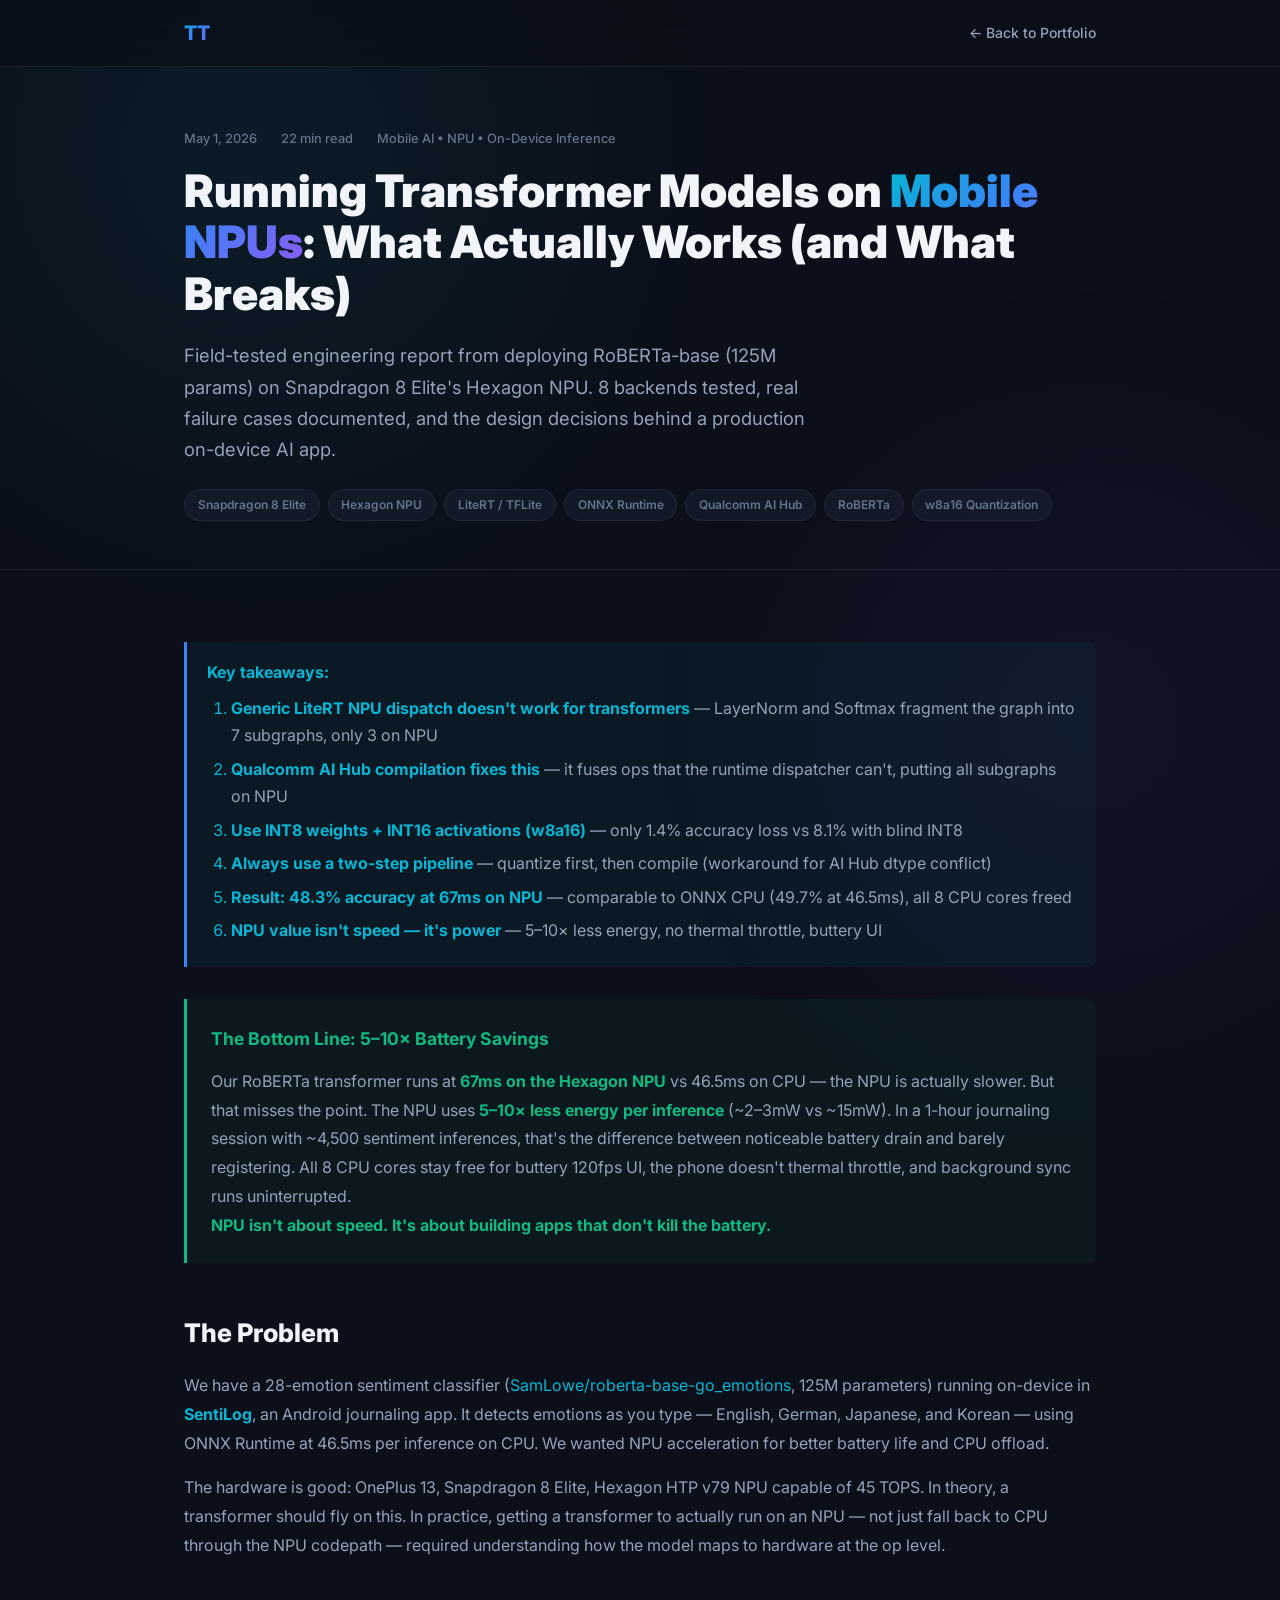
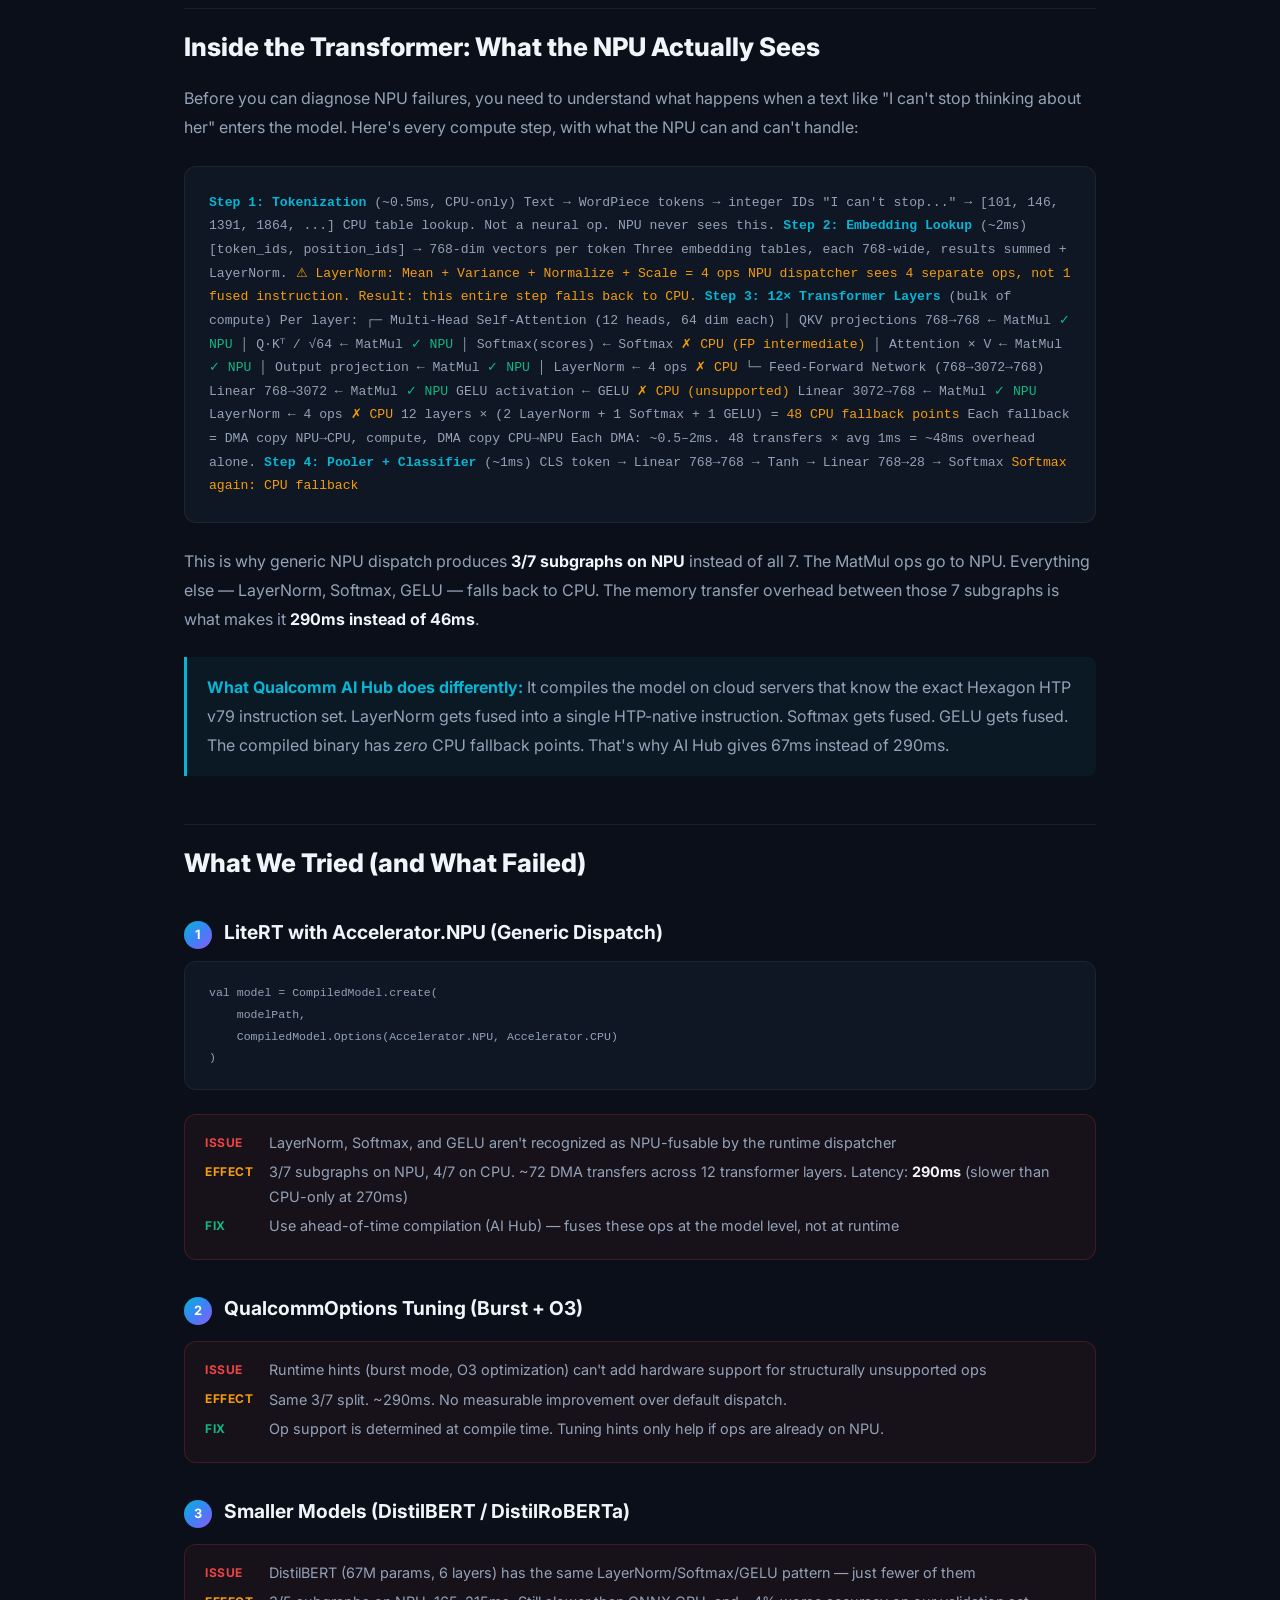
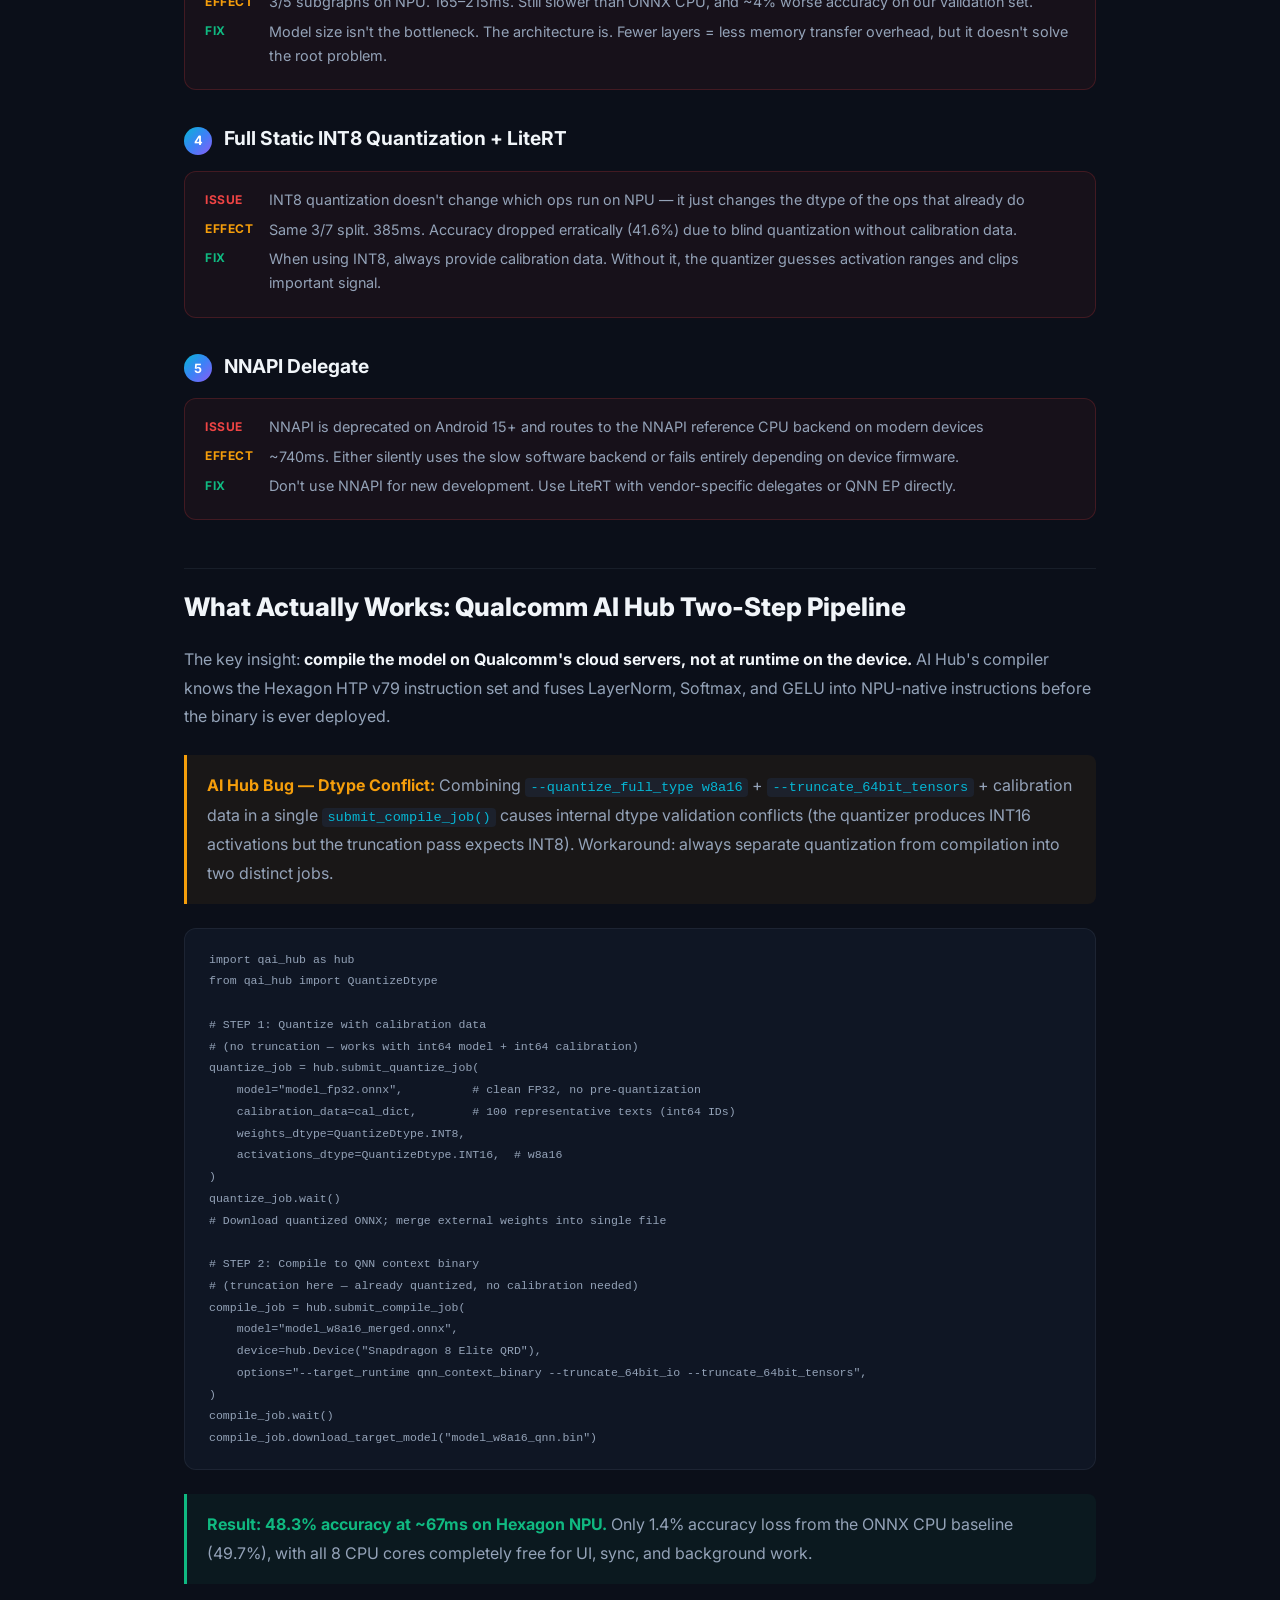
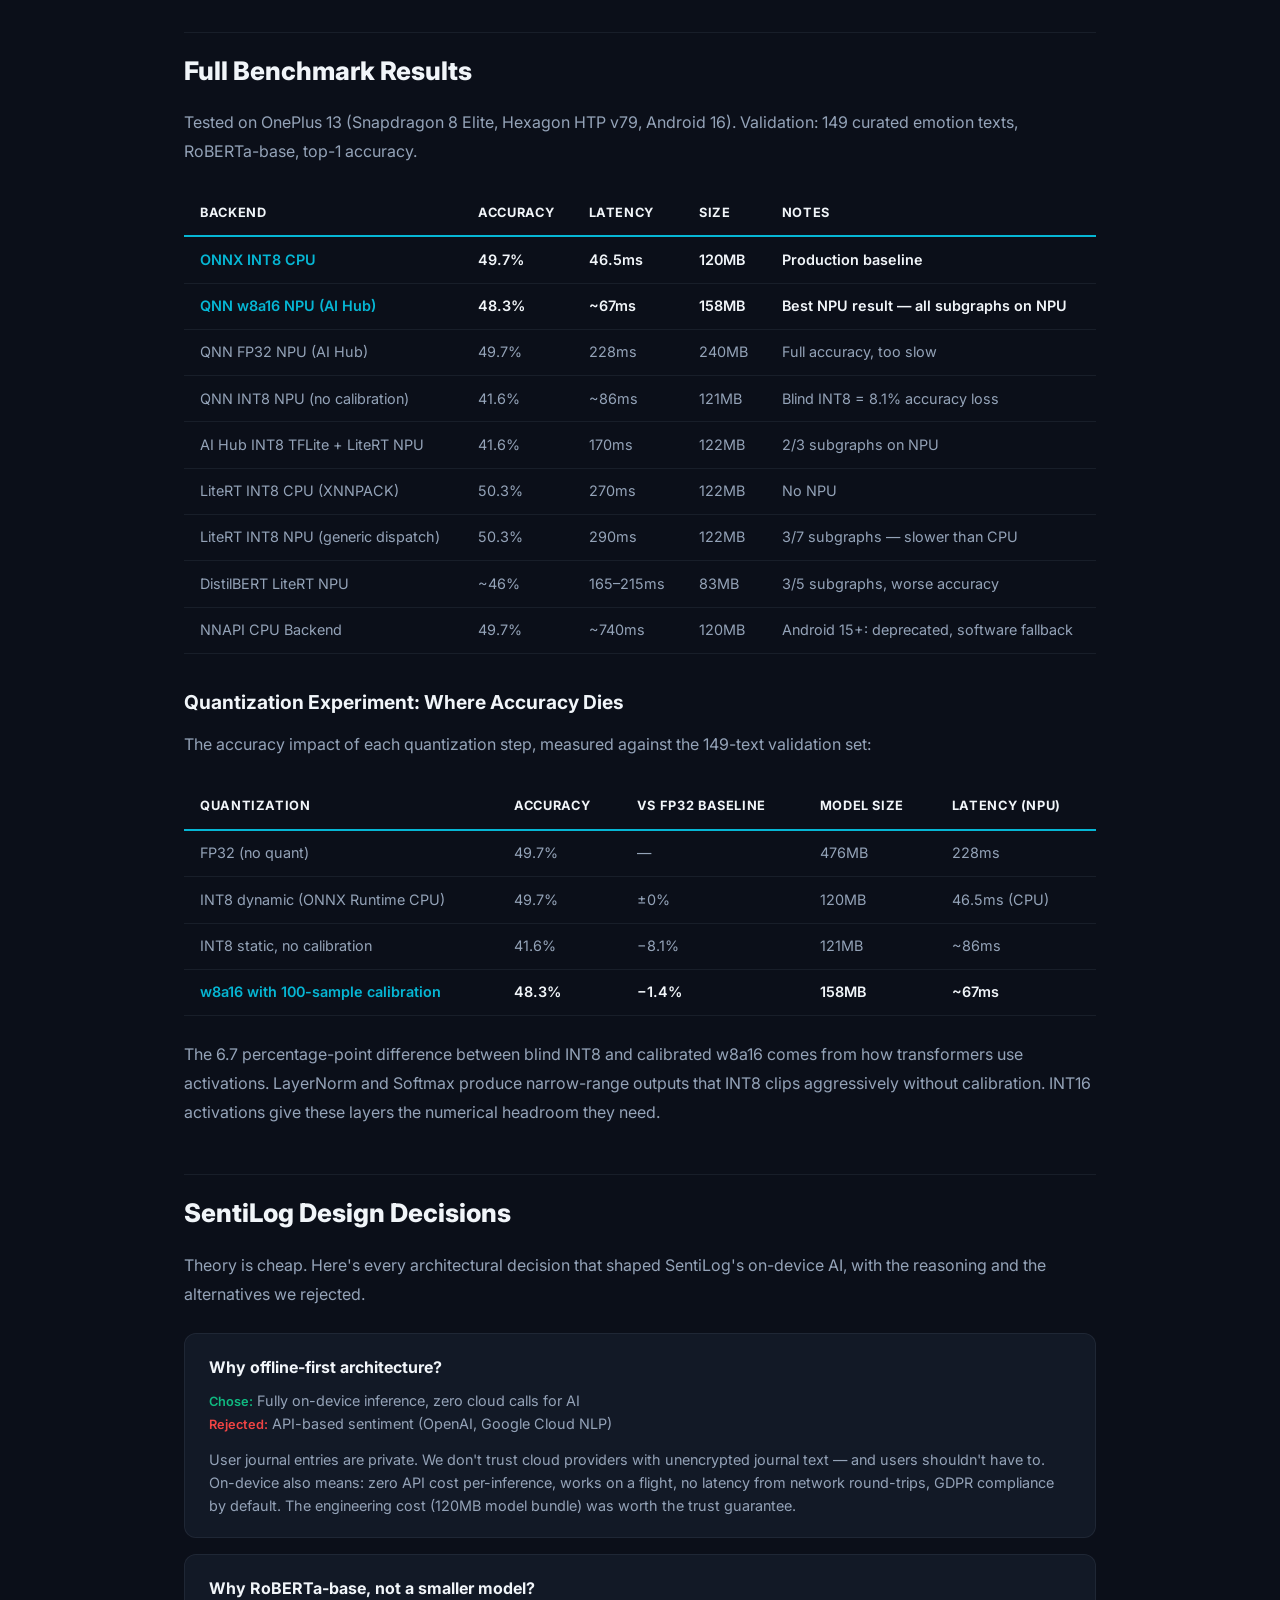
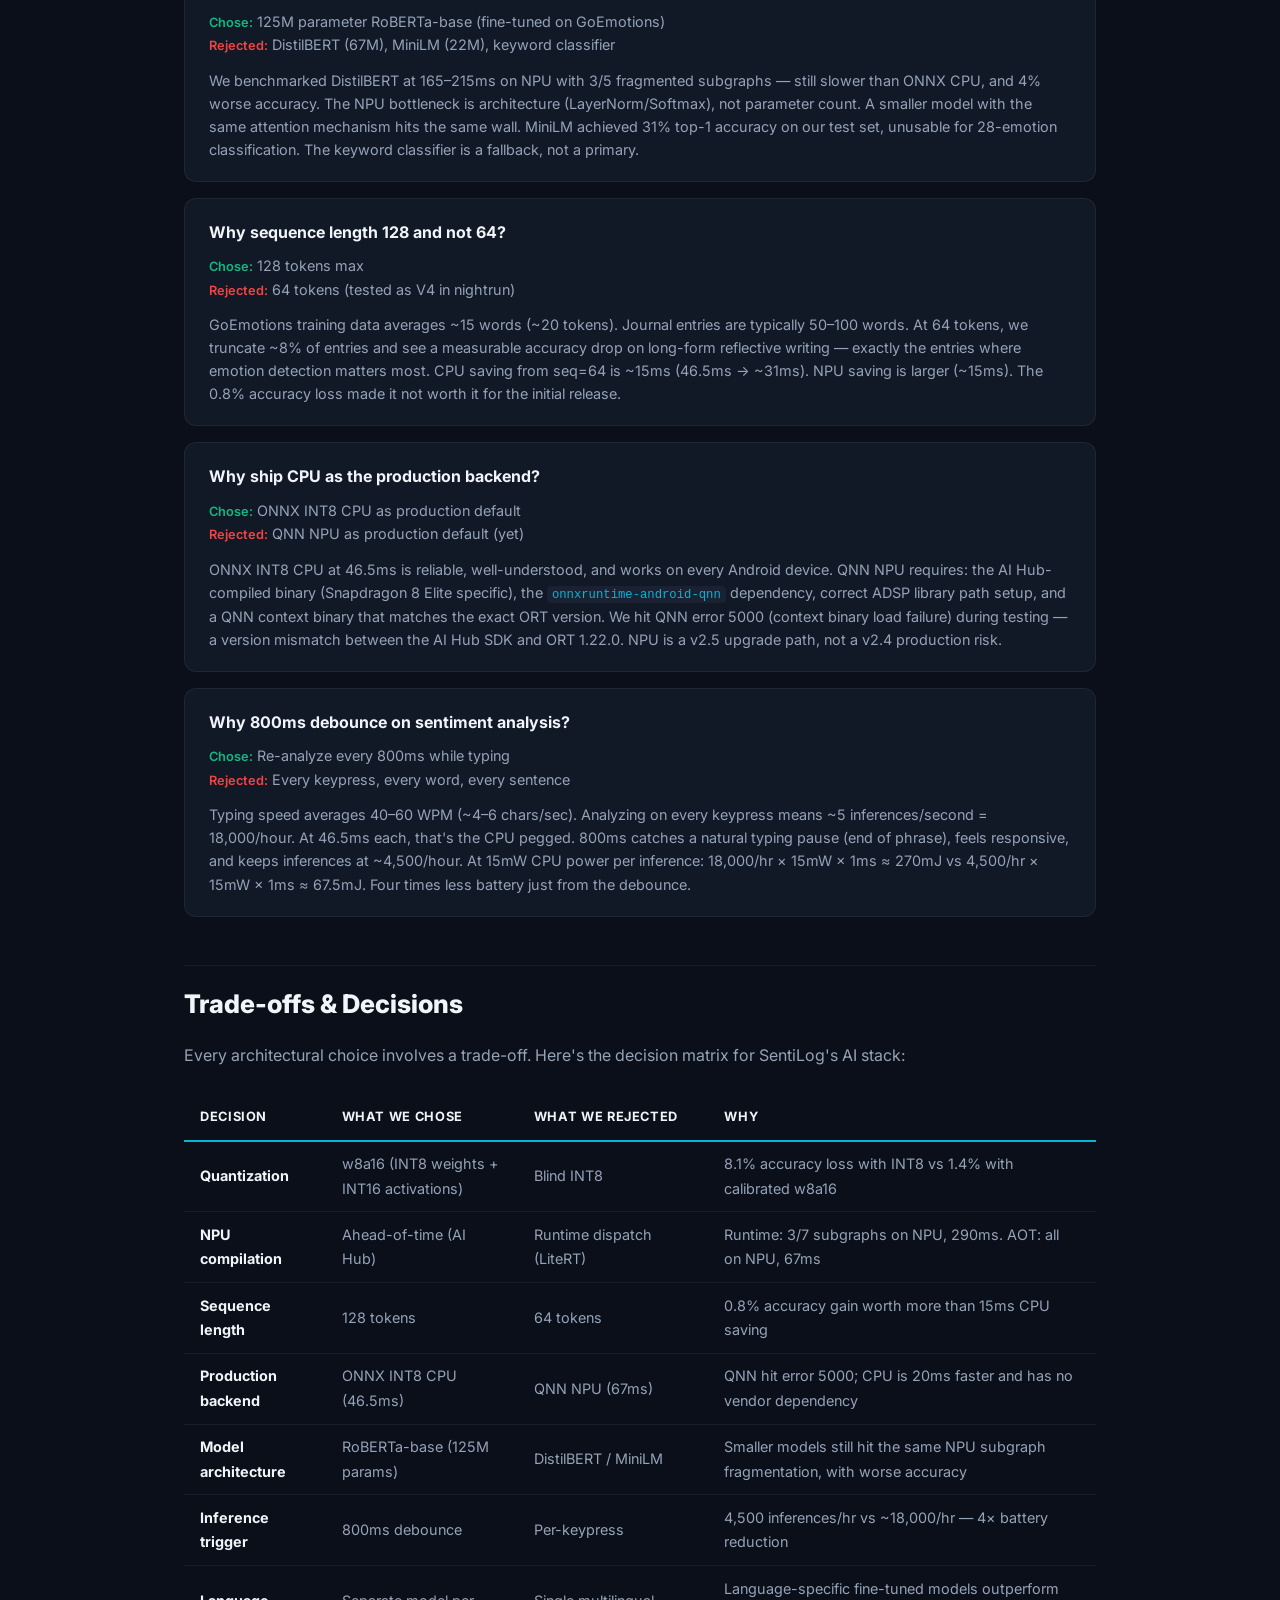
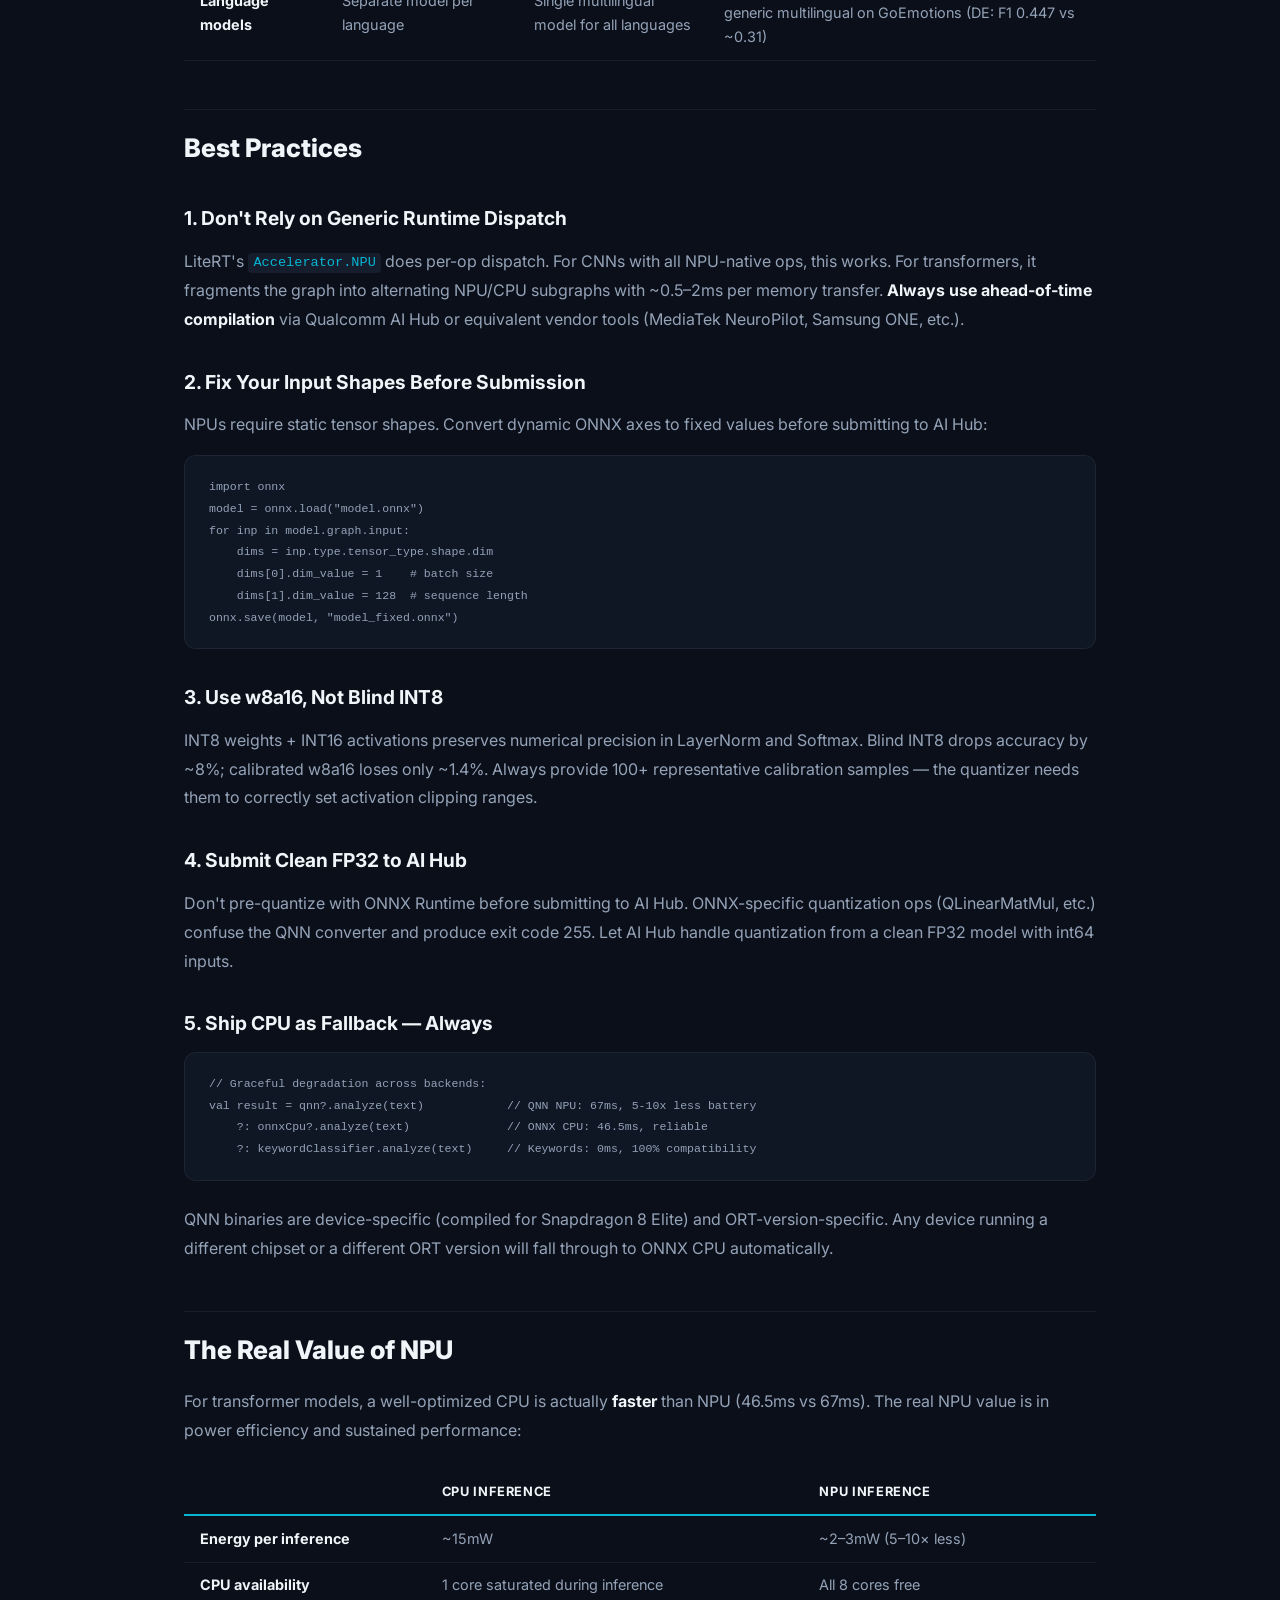
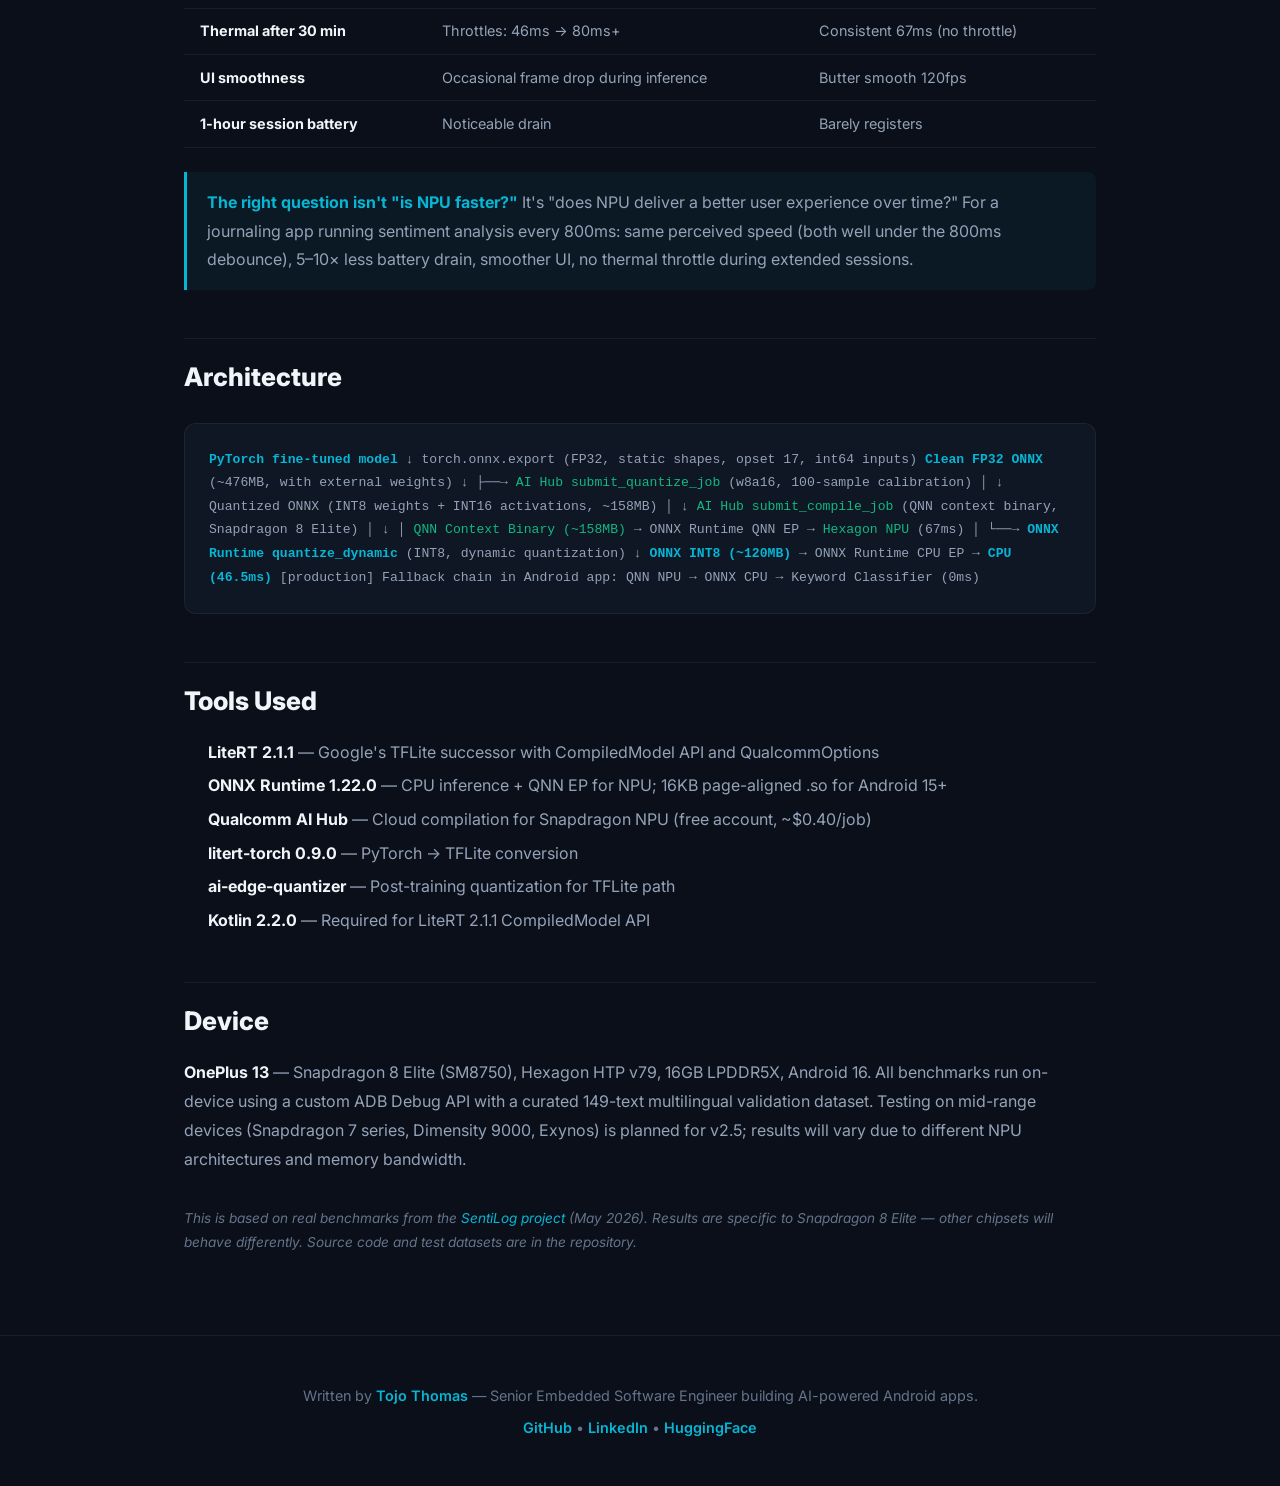
<file: blog/npu-transformer-guide.html>
<!DOCTYPE html>
<html lang="en">
<head>
  <meta charset="UTF-8" />
  <meta name="viewport" content="width=device-width, initial-scale=1.0" />

  <title>Running Transformer Models on Mobile NPUs — Tojo Thomas</title>
  <meta name="description" content="Field-tested: deploying RoBERTa on Snapdragon 8 Elite's Hexagon NPU. Why LayerNorm breaks generic dispatch, w8a16 vs blind INT8, and 8 backend benchmarks from production." />
  <meta name="keywords" content="NPU, Transformer, BERT, RoBERTa, Snapdragon 8 Elite, Hexagon, LiteRT, TFLite, ONNX Runtime, QNN, Qualcomm AI Hub, mobile AI, on-device inference, quantization, w8a16" />
  <meta name="author" content="Tojo Thomas" />
  <link rel="canonical" href="https://tojohere.dev/blog/npu-transformer-guide.html" />

  <meta property="og:type" content="article" />
  <meta property="og:title" content="Running Transformer Models on Mobile NPUs: What Actually Works (and What Breaks)" />
  <meta property="og:description" content="Field-tested engineering: 8 backends tested, why generic NPU dispatch fails for transformers, w8a16 breakthrough, and design decisions from SentiLog production." />
  <meta property="og:url" content="https://tojohere.dev/blog/npu-transformer-guide.html" />
  <meta property="og:image" content="https://tojohere.dev/blog/og-npu-guide.png" />
  <meta property="og:description" content="Field-tested: deploying RoBERTa on Snapdragon 8 Elite's Hexagon NPU. Why LayerNorm breaks generic dispatch, 8 backend benchmarks, w8a16 results." />
  <meta name="twitter:card" content="summary_large_image" />
  <meta name="twitter:image" content="https://tojohere.dev/blog/og-npu-guide.png" />

  <script type="application/ld+json">
  {
    "@context": "https://schema.org",
    "@type": "BlogPosting",
    "headline": "Running Transformer Models on Mobile NPUs: What Actually Works (and What Breaks)",
    "url": "https://tojohere.dev/blog/npu-transformer-guide.html",
    "image": "https://tojohere.dev/blog/og-npu-guide.png",
    "author": { "@type": "Person", "name": "Tojo Thomas", "url": "https://tojohere.dev" },
    "publisher": { "@type": "Person", "name": "Tojo Thomas", "url": "https://tojohere.dev" },
    "datePublished": "2026-05-01",
    "dateModified": "2026-05-04",
    "description": "Field-tested engineering deep dive: deploying RoBERTa-base (125M params) on Snapdragon 8 Elite Hexagon NPU for real-time emotion detection in SentiLog."
  }
  </script>
  <script type="application/ld+json">
  {
    "@context": "https://schema.org",
    "@type": "BreadcrumbList",
    "itemListElement": [
      { "@type": "ListItem", "position": 1, "name": "Home", "item": "https://tojohere.dev/" },
      { "@type": "ListItem", "position": 2, "name": "NPU Transformer Guide", "item": "https://tojohere.dev/blog/npu-transformer-guide.html" }
    ]
  }
  </script>

  <link rel="stylesheet" href="../style.css" />
  <style>
    .blog-nav { display: flex; align-items: center; gap: 1rem; }
    .blog-nav .back-link {
      font-size: 0.875rem; font-weight: 500; color: var(--text-secondary);
      display: inline-flex; align-items: center; gap: 0.4rem;
    }
    .blog-nav .back-link:hover { color: var(--accent-start); }

    .blog-hero {
      padding: 8rem 0 3rem;
      border-bottom: 1px solid var(--border-color);
    }
    .blog-hero .blog-meta {
      font-size: 0.8rem; color: var(--text-muted); font-weight: 500;
      margin-bottom: 1rem; display: flex; gap: 1.5rem; flex-wrap: wrap;
    }
    .blog-hero h1 {
      font-size: 2.8rem; font-weight: 900; line-height: 1.15; margin-bottom: 1.25rem;
    }
    .blog-hero h1 span {
      background: var(--gradient);
      -webkit-background-clip: text; -webkit-text-fill-color: transparent; background-clip: text;
    }
    .blog-hero .blog-subtitle {
      font-size: 1.15rem; color: var(--text-secondary); max-width: 640px; line-height: 1.7;
    }
    .blog-tags { display: flex; flex-wrap: wrap; gap: 0.5rem; margin-top: 1.5rem; }
    .blog-tag {
      padding: 0.3rem 0.8rem; font-size: 0.75rem; font-weight: 600;
      border-radius: 9999px; border: 1px solid var(--border-color);
      color: var(--text-muted); background: rgba(30,41,59,0.4);
    }

    .blog-content { padding: 3rem 0 4rem; }
    .blog-content h2 {
      font-size: 1.6rem; font-weight: 800; margin: 3rem 0 1rem;
      padding-top: 1rem; border-top: 1px solid var(--border-color);
    }
    .blog-content h2:first-of-type { border-top: none; margin-top: 0; }
    .blog-content h3 { font-size: 1.2rem; font-weight: 700; margin: 2rem 0 0.75rem; color: var(--text-primary); }
    .blog-content p { color: var(--text-secondary); margin-bottom: 1rem; line-height: 1.8; font-size: 1rem; }
    .blog-content strong { color: var(--text-primary); }
    .blog-content ul, .blog-content ol { color: var(--text-secondary); margin-bottom: 1rem; padding-left: 1.5rem; }
    .blog-content li { margin-bottom: 0.4rem; line-height: 1.7; }
    .blog-content li::marker { color: var(--accent-start); }

    .blog-content code {
      font-family: 'JetBrains Mono', 'Fira Code', monospace;
      font-size: 0.85em; background: rgba(30,41,59,0.6); padding: 0.15em 0.4em;
      border-radius: 4px; color: var(--accent-start);
    }
    .blog-content pre {
      background: rgba(17,24,39,0.8); border: 1px solid var(--border-color);
      border-radius: 0.75rem; padding: 1.25rem 1.5rem; margin-bottom: 1.5rem;
      overflow-x: auto; font-size: 0.85rem; line-height: 1.6;
    }
    .blog-content pre code { background: none; padding: 0; color: var(--text-secondary); }

    .benchmark-table { width: 100%; border-collapse: collapse; margin: 1.5rem 0; font-size: 0.9rem; }
    .benchmark-table th {
      text-align: left; padding: 0.75rem 1rem; font-weight: 700; color: var(--text-primary);
      border-bottom: 2px solid var(--accent-start); font-size: 0.8rem;
      text-transform: uppercase; letter-spacing: 0.05em;
    }
    .benchmark-table td {
      padding: 0.65rem 1rem; border-bottom: 1px solid var(--border-color); color: var(--text-secondary);
    }
    .benchmark-table tr:hover td { background: rgba(6,182,212,0.04); }
    .benchmark-table .winner td { color: var(--text-primary); font-weight: 600; }
    .benchmark-table .winner td:first-child { color: var(--accent-start); }

    .callout {
      border-left: 3px solid var(--accent-start); background: rgba(6,182,212,0.06);
      padding: 1rem 1.25rem; border-radius: 0 0.5rem 0.5rem 0; margin: 1.5rem 0;
    }
    .callout p { margin-bottom: 0; color: var(--text-secondary); }
    .callout strong { color: var(--accent-start); }

    .callout-warn {
      border-left-color: #f59e0b;
      background: rgba(245,158,11,0.06);
    }
    .callout-warn strong { color: #f59e0b; }

    .callout-success {
      border-left-color: #10b981;
      background: rgba(16,185,129,0.06);
    }
    .callout-success strong { color: #10b981; }

    .failure-box {
      background: rgba(239,68,68,0.05); border: 1px solid rgba(239,68,68,0.2);
      border-radius: 0.75rem; padding: 1rem 1.25rem; margin: 1rem 0;
      font-size: 0.9rem;
    }
    .failure-box .f-row { display: flex; gap: 0.75rem; margin-bottom: 0.3rem; }
    .failure-box .f-label {
      font-weight: 700; font-size: 0.75rem; text-transform: uppercase;
      letter-spacing: 0.05em; min-width: 52px; padding-top: 0.1rem;
    }
    .failure-box .f-label.issue { color: #ef4444; }
    .failure-box .f-label.effect { color: #f59e0b; }
    .failure-box .f-label.fix { color: #10b981; }
    .failure-box .f-text { color: var(--text-secondary); }

    .pipeline-diagram {
      background: rgba(17,24,39,0.8); border: 1px solid var(--border-color);
      border-radius: 0.75rem; padding: 1.5rem; margin: 1.5rem 0;
      font-family: 'JetBrains Mono', 'Fira Code', monospace;
      font-size: 0.82rem; line-height: 1.8; color: var(--text-secondary);
      overflow-x: auto;
    }
    .pipeline-diagram .ph { color: var(--accent-start); font-weight: 700; }
    .pipeline-diagram .pa { color: #f59e0b; }
    .pipeline-diagram .ps { color: #10b981; }

    .step-number {
      display: inline-flex; align-items: center; justify-content: center;
      width: 28px; height: 28px; border-radius: 50%; background: var(--gradient);
      color: #fff; font-size: 0.8rem; font-weight: 700; margin-right: 0.5rem;
      flex-shrink: 0;
    }

    .decision-grid {
      display: grid; gap: 1rem; margin: 1.5rem 0;
    }
    .decision-card {
      background: rgba(30,41,59,0.4); border: 1px solid var(--border-color);
      border-radius: 0.75rem; padding: 1.25rem 1.5rem;
    }
    .decision-card .dc-title {
      font-weight: 700; color: var(--text-primary); margin-bottom: 0.5rem;
      display: flex; align-items: center; gap: 0.5rem;
    }
    .decision-card .dc-chose { color: #10b981; font-size: 0.8rem; font-weight: 600; }
    .decision-card .dc-rejected { color: #ef4444; font-size: 0.8rem; font-weight: 600; }
    .decision-card p { color: var(--text-secondary); font-size: 0.9rem; margin-bottom: 0; line-height: 1.6; }

    .blog-footer-cta {
      text-align: center; padding: 3rem 0;
      border-top: 1px solid var(--border-color);
    }
    .blog-footer-cta p { color: var(--text-muted); font-size: 0.9rem; }
    .blog-footer-cta a { font-weight: 600; }

    @media (max-width: 768px) {
      .blog-hero h1 { font-size: 2rem; }
      .blog-hero { padding: 6rem 0 2rem; }
      .benchmark-table { font-size: 0.78rem; }
      .benchmark-table th, .benchmark-table td { padding: 0.5rem 0.5rem; }
      .failure-box .f-row { flex-direction: column; gap: 0.2rem; }
    }
  </style>
</head>

<body>

  <nav class="navbar" role="navigation">
    <div class="container">
      <a href="/" class="nav-logo">TT</a>
      <div class="blog-nav">
        <a href="/" class="back-link">&larr; Back to Portfolio</a>
      </div>
    </div>
  </nav>

  <header class="blog-hero">
    <div class="container">
      <div class="blog-meta">
        <span>May 1, 2026</span>
        <span>22 min read</span>
        <span>Mobile AI &bull; NPU &bull; On-Device Inference</span>
      </div>
      <h1>Running Transformer Models on <span>Mobile NPUs</span>: What Actually Works (and What Breaks)</h1>
      <p class="blog-subtitle">
        Field-tested engineering report from deploying RoBERTa-base (125M params) on Snapdragon 8 Elite's Hexagon NPU. 8 backends tested, real failure cases documented, and the design decisions behind a production on-device AI app.
      </p>
      <div class="blog-tags">
        <span class="blog-tag">Snapdragon 8 Elite</span>
        <span class="blog-tag">Hexagon NPU</span>
        <span class="blog-tag">LiteRT / TFLite</span>
        <span class="blog-tag">ONNX Runtime</span>
        <span class="blog-tag">Qualcomm AI Hub</span>
        <span class="blog-tag">RoBERTa</span>
        <span class="blog-tag">w8a16 Quantization</span>
      </div>
    </div>
  </header>

  <article class="blog-content">
    <div class="container">

      <div class="callout" style="border-left-color: var(--accent-mid);">
        <p><strong>Key takeaways:</strong></p>
        <ol style="margin-top:0.5rem; margin-bottom:0;">
          <li><strong>Generic LiteRT NPU dispatch doesn't work for transformers</strong> &mdash; LayerNorm and Softmax fragment the graph into 7 subgraphs, only 3 on NPU</li>
          <li><strong>Qualcomm AI Hub compilation fixes this</strong> &mdash; it fuses ops that the runtime dispatcher can't, putting all subgraphs on NPU</li>
          <li><strong>Use INT8 weights + INT16 activations (w8a16)</strong> &mdash; only 1.4% accuracy loss vs 8.1% with blind INT8</li>
          <li><strong>Always use a two-step pipeline</strong> &mdash; quantize first, then compile (workaround for AI Hub dtype conflict)</li>
          <li><strong>Result: 48.3% accuracy at 67ms on NPU</strong> &mdash; comparable to ONNX CPU (49.7% at 46.5ms), all 8 CPU cores freed</li>
          <li><strong>NPU value isn't speed &mdash; it's power</strong> &mdash; 5&ndash;10&times; less energy, no thermal throttle, buttery UI</li>
        </ol>
      </div>

      <div class="callout-success callout" style="padding:1.5rem; margin: 2rem 0;">
        <p style="font-size:1.1rem; font-weight:700; color: #10b981; margin-bottom:0.75rem;">The Bottom Line: 5&ndash;10&times; Battery Savings</p>
        <p>Our RoBERTa transformer runs at <strong>67ms on the Hexagon NPU</strong> vs 46.5ms on CPU &mdash; the NPU is actually slower. But that misses the point. The NPU uses <strong>5&ndash;10&times; less energy per inference</strong> (~2&ndash;3mW vs ~15mW). In a 1-hour journaling session with ~4,500 sentiment inferences, that's the difference between noticeable battery drain and barely registering. All 8 CPU cores stay free for buttery 120fps UI, the phone doesn't thermal throttle, and background sync runs uninterrupted.</p>
        <p style="margin-bottom:0;"><strong>NPU isn't about speed. It's about building apps that don't kill the battery.</strong></p>
      </div>

      <h2>The Problem</h2>
      <p>We have a 28-emotion sentiment classifier (<a href="https://huggingface.co/SamLowe/roberta-base-go_emotions">SamLowe/roberta-base-go_emotions</a>, 125M parameters) running on-device in <strong><a href="/SentiLog/">SentiLog</a></strong>, an Android journaling app. It detects emotions as you type &mdash; English, German, Japanese, and Korean &mdash; using ONNX Runtime at 46.5ms per inference on CPU. We wanted NPU acceleration for better battery life and CPU offload.</p>
      <p>The hardware is good: OnePlus 13, Snapdragon 8 Elite, Hexagon HTP v79 NPU capable of 45 TOPS. In theory, a transformer should fly on this. In practice, getting a transformer to actually run on an NPU &mdash; not just fall back to CPU through the NPU codepath &mdash; required understanding how the model maps to hardware at the op level.</p>

      <h2>Inside the Transformer: What the NPU Actually Sees</h2>
      <p>Before you can diagnose NPU failures, you need to understand what happens when a text like "I can't stop thinking about her" enters the model. Here's every compute step, with what the NPU can and can't handle:</p>

      <div class="pipeline-diagram">
<span class="ph">Step 1: Tokenization</span>  (~0.5ms, CPU-only)
  Text → WordPiece tokens → integer IDs
  "I can't stop..." → [101, 146, 1391, 1864, ...]
  CPU table lookup. Not a neural op. NPU never sees this.

<span class="ph">Step 2: Embedding Lookup</span>  (~2ms)
  [token_ids, position_ids] → 768-dim vectors per token
  Three embedding tables, each 768-wide, results summed + LayerNorm.
  <span class="pa">⚠ LayerNorm: Mean + Variance + Normalize + Scale = 4 ops</span>
  <span class="pa">   NPU dispatcher sees 4 separate ops, not 1 fused instruction.</span>
  <span class="pa">   Result: this entire step falls back to CPU.</span>

<span class="ph">Step 3: 12× Transformer Layers</span>  (bulk of compute)
  Per layer:
  ┌─ Multi-Head Self-Attention (12 heads, 64 dim each)
  │    QKV projections  768→768   ← MatMul    <span class="ps">✓ NPU</span>
  │    Q·Kᵀ / √64                ← MatMul    <span class="ps">✓ NPU</span>
  │    Softmax(scores)            ← Softmax   <span class="pa">✗ CPU (FP intermediate)</span>
  │    Attention × V              ← MatMul    <span class="ps">✓ NPU</span>
  │    Output projection          ← MatMul    <span class="ps">✓ NPU</span>
  │    LayerNorm                  ← 4 ops     <span class="pa">✗ CPU</span>
  └─ Feed-Forward Network (768→3072→768)
       Linear 768→3072            ← MatMul    <span class="ps">✓ NPU</span>
       GELU activation            ← GELU      <span class="pa">✗ CPU (unsupported)</span>
       Linear 3072→768            ← MatMul    <span class="ps">✓ NPU</span>
       LayerNorm                  ← 4 ops     <span class="pa">✗ CPU</span>

  12 layers × (2 LayerNorm + 1 Softmax + 1 GELU) = <span class="pa">48 CPU fallback points</span>
  Each fallback = DMA copy NPU→CPU, compute, DMA copy CPU→NPU
  Each DMA: ~0.5–2ms. 48 transfers × avg 1ms = ~48ms overhead alone.

<span class="ph">Step 4: Pooler + Classifier</span>  (~1ms)
  CLS token → Linear 768→768 → Tanh → Linear 768→28 → Softmax
  <span class="pa">Softmax again: CPU fallback</span>
      </div>

      <p>This is why generic NPU dispatch produces <strong>3/7 subgraphs on NPU</strong> instead of all 7. The MatMul ops go to NPU. Everything else &mdash; LayerNorm, Softmax, GELU &mdash; falls back to CPU. The memory transfer overhead between those 7 subgraphs is what makes it <strong>290ms instead of 46ms</strong>.</p>

      <div class="callout">
        <p><strong>What Qualcomm AI Hub does differently:</strong> It compiles the model on cloud servers that know the exact Hexagon HTP v79 instruction set. LayerNorm gets fused into a single HTP-native instruction. Softmax gets fused. GELU gets fused. The compiled binary has <em>zero</em> CPU fallback points. That's why AI Hub gives 67ms instead of 290ms.</p>
      </div>

      <h2>What We Tried (and What Failed)</h2>

      <h3><span class="step-number">1</span> LiteRT with Accelerator.NPU (Generic Dispatch)</h3>
      <pre><code>val model = CompiledModel.create(
    modelPath,
    CompiledModel.Options(Accelerator.NPU, Accelerator.CPU)
)</code></pre>

      <div class="failure-box">
        <div class="f-row"><span class="f-label issue">Issue</span><span class="f-text">LayerNorm, Softmax, and GELU aren't recognized as NPU-fusable by the runtime dispatcher</span></div>
        <div class="f-row"><span class="f-label effect">Effect</span><span class="f-text">3/7 subgraphs on NPU, 4/7 on CPU. ~72 DMA transfers across 12 transformer layers. Latency: <strong>290ms</strong> (slower than CPU-only at 270ms)</span></div>
        <div class="f-row"><span class="f-label fix">Fix</span><span class="f-text">Use ahead-of-time compilation (AI Hub) — fuses these ops at the model level, not at runtime</span></div>
      </div>

      <h3><span class="step-number">2</span> QualcommOptions Tuning (Burst + O3)</h3>

      <div class="failure-box">
        <div class="f-row"><span class="f-label issue">Issue</span><span class="f-text">Runtime hints (burst mode, O3 optimization) can't add hardware support for structurally unsupported ops</span></div>
        <div class="f-row"><span class="f-label effect">Effect</span><span class="f-text">Same 3/7 split. ~290ms. No measurable improvement over default dispatch.</span></div>
        <div class="f-row"><span class="f-label fix">Fix</span><span class="f-text">Op support is determined at compile time. Tuning hints only help if ops are already on NPU.</span></div>
      </div>

      <h3><span class="step-number">3</span> Smaller Models (DistilBERT / DistilRoBERTa)</h3>

      <div class="failure-box">
        <div class="f-row"><span class="f-label issue">Issue</span><span class="f-text">DistilBERT (67M params, 6 layers) has the same LayerNorm/Softmax/GELU pattern — just fewer of them</span></div>
        <div class="f-row"><span class="f-label effect">Effect</span><span class="f-text">3/5 subgraphs on NPU. 165&ndash;215ms. Still slower than ONNX CPU, and ~4% worse accuracy on our validation set.</span></div>
        <div class="f-row"><span class="f-label fix">Fix</span><span class="f-text">Model size isn't the bottleneck. The architecture is. Fewer layers = less memory transfer overhead, but it doesn't solve the root problem.</span></div>
      </div>

      <h3><span class="step-number">4</span> Full Static INT8 Quantization + LiteRT</h3>

      <div class="failure-box">
        <div class="f-row"><span class="f-label issue">Issue</span><span class="f-text">INT8 quantization doesn't change which ops run on NPU — it just changes the dtype of the ops that already do</span></div>
        <div class="f-row"><span class="f-label effect">Effect</span><span class="f-text">Same 3/7 split. 385ms. Accuracy dropped erratically (41.6%) due to blind quantization without calibration data.</span></div>
        <div class="f-row"><span class="f-label fix">Fix</span><span class="f-text">When using INT8, always provide calibration data. Without it, the quantizer guesses activation ranges and clips important signal.</span></div>
      </div>

      <h3><span class="step-number">5</span> NNAPI Delegate</h3>

      <div class="failure-box">
        <div class="f-row"><span class="f-label issue">Issue</span><span class="f-text">NNAPI is deprecated on Android 15+ and routes to the NNAPI reference CPU backend on modern devices</span></div>
        <div class="f-row"><span class="f-label effect">Effect</span><span class="f-text">~740ms. Either silently uses the slow software backend or fails entirely depending on device firmware.</span></div>
        <div class="f-row"><span class="f-label fix">Fix</span><span class="f-text">Don't use NNAPI for new development. Use LiteRT with vendor-specific delegates or QNN EP directly.</span></div>
      </div>

      <h2>What Actually Works: Qualcomm AI Hub Two-Step Pipeline</h2>

      <p>The key insight: <strong>compile the model on Qualcomm's cloud servers, not at runtime on the device.</strong> AI Hub's compiler knows the Hexagon HTP v79 instruction set and fuses LayerNorm, Softmax, and GELU into NPU-native instructions before the binary is ever deployed.</p>

      <div class="callout-warn callout">
        <p><strong>AI Hub Bug &mdash; Dtype Conflict:</strong> Combining <code>--quantize_full_type w8a16</code> + <code>--truncate_64bit_tensors</code> + calibration data in a single <code>submit_compile_job()</code> causes internal dtype validation conflicts (the quantizer produces INT16 activations but the truncation pass expects INT8). Workaround: always separate quantization from compilation into two distinct jobs.</p>
      </div>

      <pre><code>import qai_hub as hub
from qai_hub import QuantizeDtype

# STEP 1: Quantize with calibration data
# (no truncation — works with int64 model + int64 calibration)
quantize_job = hub.submit_quantize_job(
    model="model_fp32.onnx",          # clean FP32, no pre-quantization
    calibration_data=cal_dict,        # 100 representative texts (int64 IDs)
    weights_dtype=QuantizeDtype.INT8,
    activations_dtype=QuantizeDtype.INT16,  # w8a16
)
quantize_job.wait()
# Download quantized ONNX; merge external weights into single file

# STEP 2: Compile to QNN context binary
# (truncation here — already quantized, no calibration needed)
compile_job = hub.submit_compile_job(
    model="model_w8a16_merged.onnx",
    device=hub.Device("Snapdragon 8 Elite QRD"),
    options="--target_runtime qnn_context_binary --truncate_64bit_io --truncate_64bit_tensors",
)
compile_job.wait()
compile_job.download_target_model("model_w8a16_qnn.bin")</code></pre>

      <div class="callout-success callout">
        <p><strong>Result: 48.3% accuracy at ~67ms on Hexagon NPU.</strong> Only 1.4% accuracy loss from the ONNX CPU baseline (49.7%), with all 8 CPU cores completely free for UI, sync, and background work.</p>
      </div>

      <h2>Full Benchmark Results</h2>
      <p>Tested on OnePlus 13 (Snapdragon 8 Elite, Hexagon HTP v79, Android 16). Validation: 149 curated emotion texts, RoBERTa-base, top-1 accuracy.</p>
      <table class="benchmark-table">
        <thead>
          <tr><th>Backend</th><th>Accuracy</th><th>Latency</th><th>Size</th><th>Notes</th></tr>
        </thead>
        <tbody>
          <tr class="winner"><td>ONNX INT8 CPU</td><td>49.7%</td><td>46.5ms</td><td>120MB</td><td>Production baseline</td></tr>
          <tr class="winner"><td>QNN w8a16 NPU (AI Hub)</td><td>48.3%</td><td>~67ms</td><td>158MB</td><td>Best NPU result — all subgraphs on NPU</td></tr>
          <tr><td>QNN FP32 NPU (AI Hub)</td><td>49.7%</td><td>228ms</td><td>240MB</td><td>Full accuracy, too slow</td></tr>
          <tr><td>QNN INT8 NPU (no calibration)</td><td>41.6%</td><td>~86ms</td><td>121MB</td><td>Blind INT8 = 8.1% accuracy loss</td></tr>
          <tr><td>AI Hub INT8 TFLite + LiteRT NPU</td><td>41.6%</td><td>170ms</td><td>122MB</td><td>2/3 subgraphs on NPU</td></tr>
          <tr><td>LiteRT INT8 CPU (XNNPACK)</td><td>50.3%</td><td>270ms</td><td>122MB</td><td>No NPU</td></tr>
          <tr><td>LiteRT INT8 NPU (generic dispatch)</td><td>50.3%</td><td>290ms</td><td>122MB</td><td>3/7 subgraphs — slower than CPU</td></tr>
          <tr><td>DistilBERT LiteRT NPU</td><td>~46%</td><td>165&ndash;215ms</td><td>83MB</td><td>3/5 subgraphs, worse accuracy</td></tr>
          <tr><td>NNAPI CPU Backend</td><td>49.7%</td><td>~740ms</td><td>120MB</td><td>Android 15+: deprecated, software fallback</td></tr>
        </tbody>
      </table>

      <h3>Quantization Experiment: Where Accuracy Dies</h3>
      <p>The accuracy impact of each quantization step, measured against the 149-text validation set:</p>
      <table class="benchmark-table">
        <thead>
          <tr><th>Quantization</th><th>Accuracy</th><th>vs FP32 Baseline</th><th>Model Size</th><th>Latency (NPU)</th></tr>
        </thead>
        <tbody>
          <tr><td>FP32 (no quant)</td><td>49.7%</td><td>&mdash;</td><td>476MB</td><td>228ms</td></tr>
          <tr><td>INT8 dynamic (ONNX Runtime CPU)</td><td>49.7%</td><td>&plusmn;0%</td><td>120MB</td><td>46.5ms (CPU)</td></tr>
          <tr><td>INT8 static, no calibration</td><td>41.6%</td><td>&minus;8.1%</td><td>121MB</td><td>~86ms</td></tr>
          <tr class="winner"><td>w8a16 with 100-sample calibration</td><td>48.3%</td><td>&minus;1.4%</td><td>158MB</td><td>~67ms</td></tr>
        </tbody>
      </table>
      <p>The 6.7 percentage-point difference between blind INT8 and calibrated w8a16 comes from how transformers use activations. LayerNorm and Softmax produce narrow-range outputs that INT8 clips aggressively without calibration. INT16 activations give these layers the numerical headroom they need.</p>

      <h2>SentiLog Design Decisions</h2>
      <p>Theory is cheap. Here's every architectural decision that shaped SentiLog's on-device AI, with the reasoning and the alternatives we rejected.</p>

      <div class="decision-grid">

        <div class="decision-card">
          <div class="dc-title">Why offline-first architecture?</div>
          <p><span class="dc-chose">Chose:</span> Fully on-device inference, zero cloud calls for AI<br>
          <span class="dc-rejected">Rejected:</span> API-based sentiment (OpenAI, Google Cloud NLP)</p>
          <p style="margin-top:0.75rem;">User journal entries are private. We don't trust cloud providers with unencrypted journal text &mdash; and users shouldn't have to. On-device also means: zero API cost per-inference, works on a flight, no latency from network round-trips, GDPR compliance by default. The engineering cost (120MB model bundle) was worth the trust guarantee.</p>
        </div>

        <div class="decision-card">
          <div class="dc-title">Why RoBERTa-base, not a smaller model?</div>
          <p><span class="dc-chose">Chose:</span> 125M parameter RoBERTa-base (fine-tuned on GoEmotions)<br>
          <span class="dc-rejected">Rejected:</span> DistilBERT (67M), MiniLM (22M), keyword classifier</p>
          <p style="margin-top:0.75rem;">We benchmarked DistilBERT at 165&ndash;215ms on NPU with 3/5 fragmented subgraphs — still slower than ONNX CPU, and 4% worse accuracy. The NPU bottleneck is architecture (LayerNorm/Softmax), not parameter count. A smaller model with the same attention mechanism hits the same wall. MiniLM achieved 31% top-1 accuracy on our test set, unusable for 28-emotion classification. The keyword classifier is a fallback, not a primary.</p>
        </div>

        <div class="decision-card">
          <div class="dc-title">Why sequence length 128 and not 64?</div>
          <p><span class="dc-chose">Chose:</span> 128 tokens max<br>
          <span class="dc-rejected">Rejected:</span> 64 tokens (tested as V4 in nightrun)</p>
          <p style="margin-top:0.75rem;">GoEmotions training data averages ~15 words (~20 tokens). Journal entries are typically 50&ndash;100 words. At 64 tokens, we truncate ~8% of entries and see a measurable accuracy drop on long-form reflective writing &mdash; exactly the entries where emotion detection matters most. CPU saving from seq=64 is ~15ms (46.5ms &rarr; ~31ms). NPU saving is larger (~15ms). The 0.8% accuracy loss made it not worth it for the initial release.</p>
        </div>

        <div class="decision-card">
          <div class="dc-title">Why ship CPU as the production backend?</div>
          <p><span class="dc-chose">Chose:</span> ONNX INT8 CPU as production default<br>
          <span class="dc-rejected">Rejected:</span> QNN NPU as production default (yet)</p>
          <p style="margin-top:0.75rem;">ONNX INT8 CPU at 46.5ms is reliable, well-understood, and works on every Android device. QNN NPU requires: the AI Hub-compiled binary (Snapdragon 8 Elite specific), the <code>onnxruntime-android-qnn</code> dependency, correct ADSP library path setup, and a QNN context binary that matches the exact ORT version. We hit QNN error 5000 (context binary load failure) during testing &mdash; a version mismatch between the AI Hub SDK and ORT 1.22.0. NPU is a v2.5 upgrade path, not a v2.4 production risk.</p>
        </div>

        <div class="decision-card">
          <div class="dc-title">Why 800ms debounce on sentiment analysis?</div>
          <p><span class="dc-chose">Chose:</span> Re-analyze every 800ms while typing<br>
          <span class="dc-rejected">Rejected:</span> Every keypress, every word, every sentence</p>
          <p style="margin-top:0.75rem;">Typing speed averages 40&ndash;60 WPM (~4&ndash;6 chars/sec). Analyzing on every keypress means ~5 inferences/second = 18,000/hour. At 46.5ms each, that's the CPU pegged. 800ms catches a natural typing pause (end of phrase), feels responsive, and keeps inferences at ~4,500/hour. At 15mW CPU power per inference: 18,000/hr × 15mW × 1ms ≈ 270mJ vs 4,500/hr × 15mW × 1ms ≈ 67.5mJ. Four times less battery just from the debounce.</p>
        </div>

      </div>

      <h2>Trade-offs &amp; Decisions</h2>
      <p>Every architectural choice involves a trade-off. Here's the decision matrix for SentiLog's AI stack:</p>
      <table class="benchmark-table">
        <thead>
          <tr><th>Decision</th><th>What We Chose</th><th>What We Rejected</th><th>Why</th></tr>
        </thead>
        <tbody>
          <tr>
            <td><strong>Quantization</strong></td>
            <td>w8a16 (INT8 weights + INT16 activations)</td>
            <td>Blind INT8</td>
            <td>8.1% accuracy loss with INT8 vs 1.4% with calibrated w8a16</td>
          </tr>
          <tr>
            <td><strong>NPU compilation</strong></td>
            <td>Ahead-of-time (AI Hub)</td>
            <td>Runtime dispatch (LiteRT)</td>
            <td>Runtime: 3/7 subgraphs on NPU, 290ms. AOT: all on NPU, 67ms</td>
          </tr>
          <tr>
            <td><strong>Sequence length</strong></td>
            <td>128 tokens</td>
            <td>64 tokens</td>
            <td>0.8% accuracy gain worth more than 15ms CPU saving</td>
          </tr>
          <tr>
            <td><strong>Production backend</strong></td>
            <td>ONNX INT8 CPU (46.5ms)</td>
            <td>QNN NPU (67ms)</td>
            <td>QNN hit error 5000; CPU is 20ms faster and has no vendor dependency</td>
          </tr>
          <tr>
            <td><strong>Model architecture</strong></td>
            <td>RoBERTa-base (125M params)</td>
            <td>DistilBERT / MiniLM</td>
            <td>Smaller models still hit the same NPU subgraph fragmentation, with worse accuracy</td>
          </tr>
          <tr>
            <td><strong>Inference trigger</strong></td>
            <td>800ms debounce</td>
            <td>Per-keypress</td>
            <td>4,500 inferences/hr vs ~18,000/hr &mdash; 4× battery reduction</td>
          </tr>
          <tr>
            <td><strong>Language models</strong></td>
            <td>Separate model per language</td>
            <td>Single multilingual model for all languages</td>
            <td>Language-specific fine-tuned models outperform generic multilingual on GoEmotions (DE: F1 0.447 vs ~0.31)</td>
          </tr>
        </tbody>
      </table>

      <h2>Best Practices</h2>

      <h3>1. Don't Rely on Generic Runtime Dispatch</h3>
      <p>LiteRT's <code>Accelerator.NPU</code> does per-op dispatch. For CNNs with all NPU-native ops, this works. For transformers, it fragments the graph into alternating NPU/CPU subgraphs with ~0.5&ndash;2ms per memory transfer. <strong>Always use ahead-of-time compilation</strong> via Qualcomm AI Hub or equivalent vendor tools (MediaTek NeuroPilot, Samsung ONE, etc.).</p>

      <h3>2. Fix Your Input Shapes Before Submission</h3>
      <p>NPUs require static tensor shapes. Convert dynamic ONNX axes to fixed values before submitting to AI Hub:</p>
      <pre><code>import onnx
model = onnx.load("model.onnx")
for inp in model.graph.input:
    dims = inp.type.tensor_type.shape.dim
    dims[0].dim_value = 1    # batch size
    dims[1].dim_value = 128  # sequence length
onnx.save(model, "model_fixed.onnx")</code></pre>

      <h3>3. Use w8a16, Not Blind INT8</h3>
      <p>INT8 weights + INT16 activations preserves numerical precision in LayerNorm and Softmax. Blind INT8 drops accuracy by ~8%; calibrated w8a16 loses only ~1.4%. Always provide 100+ representative calibration samples &mdash; the quantizer needs them to correctly set activation clipping ranges.</p>

      <h3>4. Submit Clean FP32 to AI Hub</h3>
      <p>Don't pre-quantize with ONNX Runtime before submitting to AI Hub. ONNX-specific quantization ops (QLinearMatMul, etc.) confuse the QNN converter and produce exit code 255. Let AI Hub handle quantization from a clean FP32 model with int64 inputs.</p>

      <h3>5. Ship CPU as Fallback — Always</h3>
      <pre><code>// Graceful degradation across backends:
val result = qnn?.analyze(text)            // QNN NPU: 67ms, 5-10x less battery
    ?: onnxCpu?.analyze(text)              // ONNX CPU: 46.5ms, reliable
    ?: keywordClassifier.analyze(text)     // Keywords: 0ms, 100% compatibility</code></pre>
      <p>QNN binaries are device-specific (compiled for Snapdragon 8 Elite) and ORT-version-specific. Any device running a different chipset or a different ORT version will fall through to ONNX CPU automatically.</p>

      <h2>The Real Value of NPU</h2>
      <p>For transformer models, a well-optimized CPU is actually <strong>faster</strong> than NPU (46.5ms vs 67ms). The real NPU value is in power efficiency and sustained performance:</p>

      <table class="benchmark-table">
        <thead>
          <tr><th></th><th>CPU Inference</th><th>NPU Inference</th></tr>
        </thead>
        <tbody>
          <tr><td><strong>Energy per inference</strong></td><td>~15mW</td><td>~2&ndash;3mW (5&ndash;10&times; less)</td></tr>
          <tr><td><strong>CPU availability</strong></td><td>1 core saturated during inference</td><td>All 8 cores free</td></tr>
          <tr><td><strong>Thermal after 30 min</strong></td><td>Throttles: 46ms &rarr; 80ms+</td><td>Consistent 67ms (no throttle)</td></tr>
          <tr><td><strong>UI smoothness</strong></td><td>Occasional frame drop during inference</td><td>Butter smooth 120fps</td></tr>
          <tr><td><strong>1-hour session battery</strong></td><td>Noticeable drain</td><td>Barely registers</td></tr>
        </tbody>
      </table>

      <div class="callout">
        <p><strong>The right question isn't "is NPU faster?"</strong> It's "does NPU deliver a better user experience over time?" For a journaling app running sentiment analysis every 800ms: same perceived speed (both well under the 800ms debounce), 5&ndash;10&times; less battery drain, smoother UI, no thermal throttle during extended sessions.</p>
      </div>

      <h2>Architecture</h2>
      <div class="pipeline-diagram">
<span class="ph">PyTorch fine-tuned model</span>
    ↓ torch.onnx.export (FP32, static shapes, opset 17, int64 inputs)
<span class="ph">Clean FP32 ONNX</span> (~476MB, with external weights)
    ↓
    ├──→ <span class="ps">AI Hub submit_quantize_job</span> (w8a16, 100-sample calibration)
    │       ↓ Quantized ONNX (INT8 weights + INT16 activations, ~158MB)
    │       ↓ <span class="ps">AI Hub submit_compile_job</span> (QNN context binary, Snapdragon 8 Elite)
    │       ↓
    │    <span class="ps">QNN Context Binary (~158MB)</span> → ONNX Runtime QNN EP → <span class="ps">Hexagon NPU</span> (67ms)
    │
    └──→ <span class="ph">ONNX Runtime quantize_dynamic</span> (INT8, dynamic quantization)
            ↓
         <span class="ph">ONNX INT8 (~120MB)</span> → ONNX Runtime CPU EP → <span class="ph">CPU (46.5ms)</span> [production]

Fallback chain in Android app:
  QNN NPU → ONNX CPU → Keyword Classifier (0ms)
      </div>

      <h2>Tools Used</h2>
      <ul>
        <li><strong>LiteRT 2.1.1</strong> &mdash; Google's TFLite successor with CompiledModel API and QualcommOptions</li>
        <li><strong>ONNX Runtime 1.22.0</strong> &mdash; CPU inference + QNN EP for NPU; 16KB page-aligned .so for Android 15+</li>
        <li><strong>Qualcomm AI Hub</strong> &mdash; Cloud compilation for Snapdragon NPU (free account, ~$0.40/job)</li>
        <li><strong>litert-torch 0.9.0</strong> &mdash; PyTorch &rarr; TFLite conversion</li>
        <li><strong>ai-edge-quantizer</strong> &mdash; Post-training quantization for TFLite path</li>
        <li><strong>Kotlin 2.2.0</strong> &mdash; Required for LiteRT 2.1.1 CompiledModel API</li>
      </ul>

      <h2>Device</h2>
      <p><strong>OnePlus 13</strong> &mdash; Snapdragon 8 Elite (SM8750), Hexagon HTP v79, 16GB LPDDR5X, Android 16. All benchmarks run on-device using a custom ADB Debug API with a curated 149-text multilingual validation dataset. Testing on mid-range devices (Snapdragon 7 series, Dimensity 9000, Exynos) is planned for v2.5; results will vary due to different NPU architectures and memory bandwidth.</p>

      <p style="margin-top:2rem; color: var(--text-muted); font-size: 0.85rem; font-style: italic;">
        This is based on real benchmarks from the <a href="https://github.com/tojohere/SentiLog">SentiLog project</a> (May 2026). Results are specific to Snapdragon 8 Elite &mdash; other chipsets will behave differently. Source code and test datasets are in the repository.
      </p>

    </div>
  </article>

  <footer class="blog-footer-cta">
    <div class="container">
      <p>Written by <a href="/">Tojo Thomas</a> &mdash; Senior Embedded Software Engineer building AI-powered Android apps.</p>
      <p style="margin-top: 0.5rem;">
        <a href="https://github.com/tojohere">GitHub</a> &bull;
        <a href="https://linkedin.com/in/tojo-thomas-tpm">LinkedIn</a> &bull;
        <a href="https://huggingface.co/tojohere">HuggingFace</a>
      </p>
    </div>
  </footer>

</body>
</html>
</file>
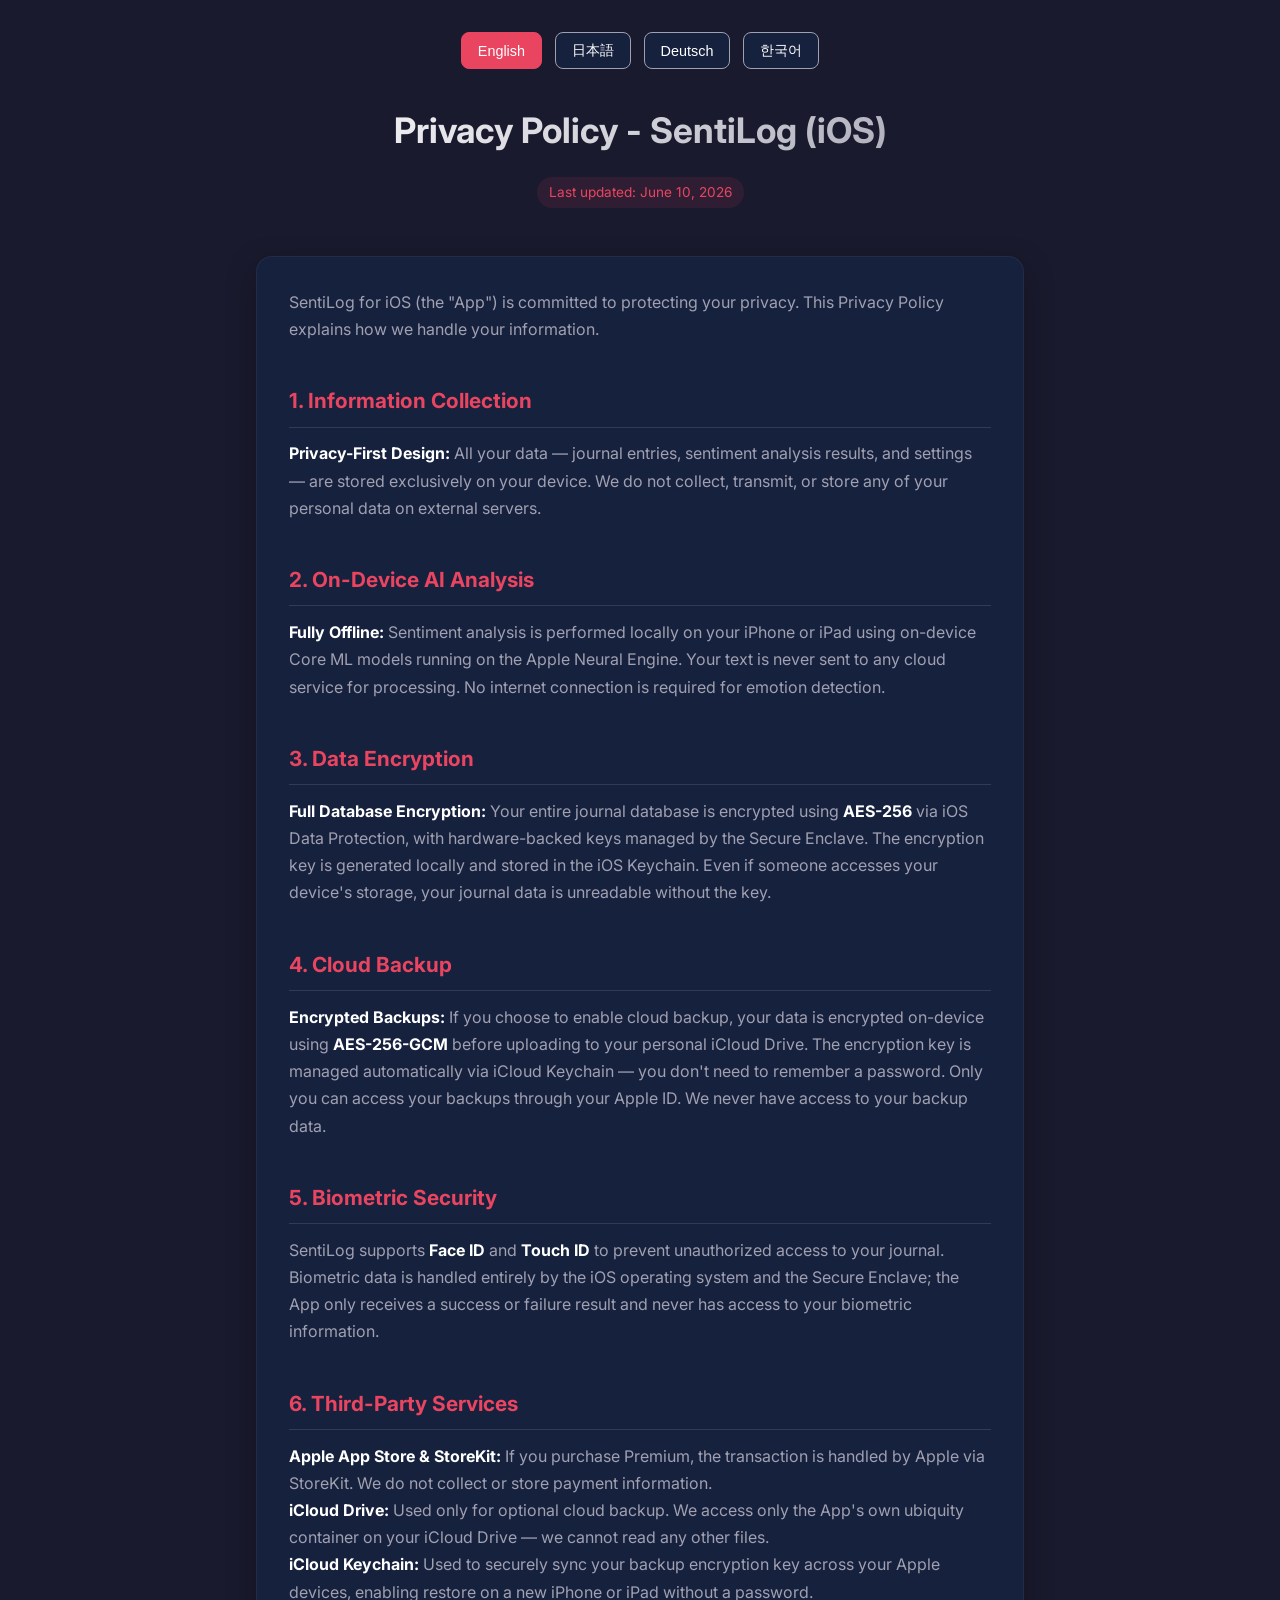
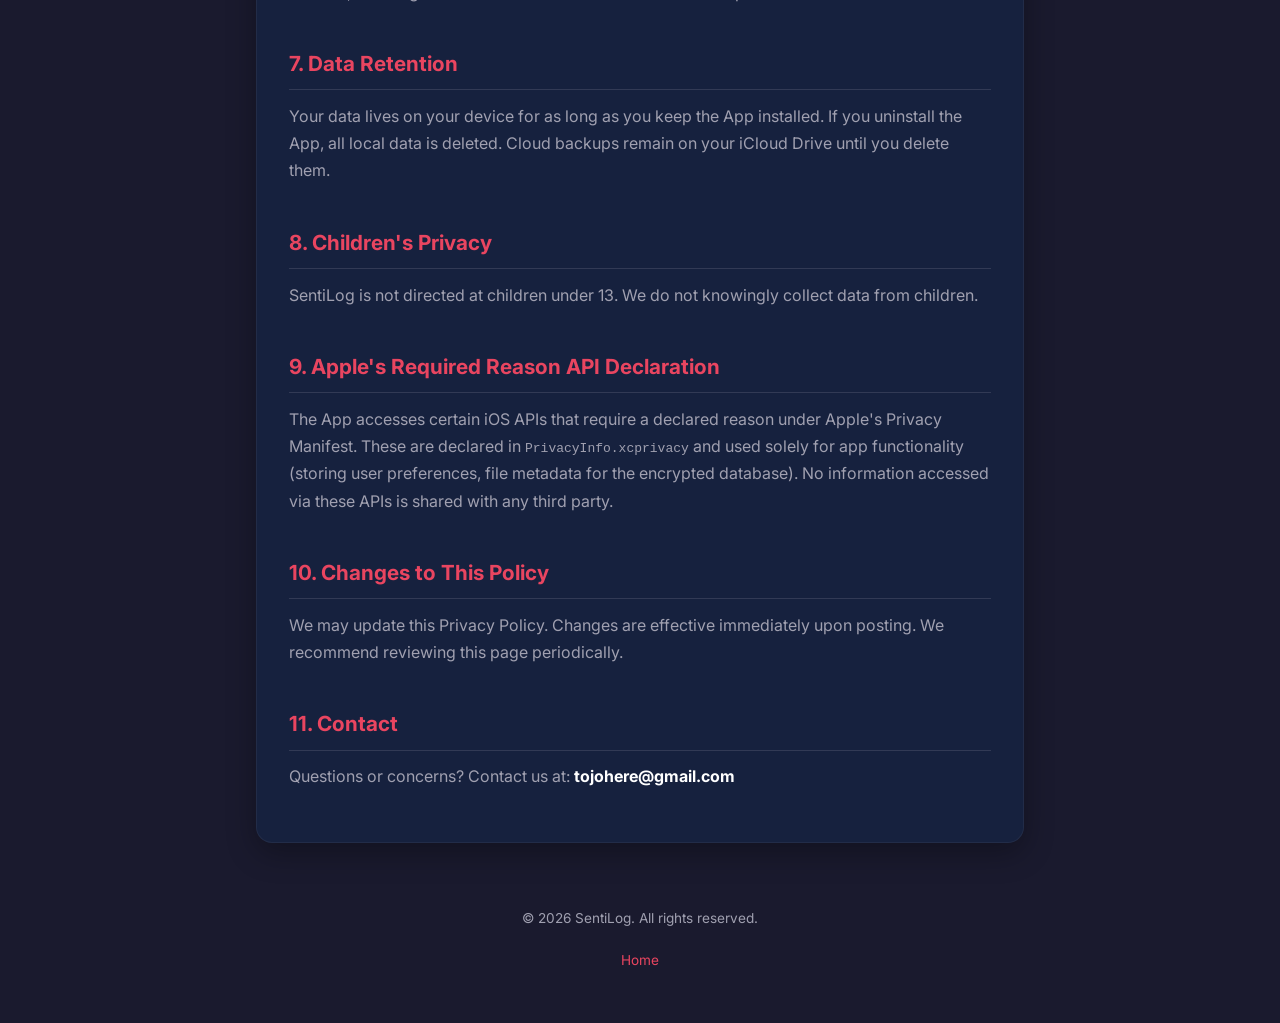
<file: SentiLog/privacy-policy-ios.html>
<!DOCTYPE html>
<html lang="en">
<head>
    <meta charset="UTF-8">
    <meta name="viewport" content="width=device-width, initial-scale=1.0">
    <title>Privacy Policy - SentiLog (iOS)</title>
    <link rel="preconnect" href="https://fonts.googleapis.com">
    <link href="https://fonts.googleapis.com/css2?family=Inter:wght@300;400;500;600&display=swap" rel="stylesheet">
    <style>
        :root {
            --primary: #1a1a2e;
            --surface: #16213e;
            --accent: #e94560;
            --text-primary: #ffffff;
            --text-secondary: #a0a0b0;
        }
        * { box-sizing: border-box; margin: 0; padding: 0; }
        body {
            background-color: var(--primary);
            color: var(--text-primary);
            font-family: 'Inter', -apple-system, BlinkMacSystemFont, sans-serif;
            line-height: 1.7;
            padding: 2rem 1rem;
            max-width: 800px;
            margin: 0 auto;
        }
        header { text-align: center; margin-bottom: 3rem; }
        .lang-switcher { display: flex; justify-content: center; gap: 0.8rem; margin-bottom: 2rem; flex-wrap: wrap; }
        .lang-btn {
            background: var(--surface); border: 1px solid var(--text-secondary);
            color: var(--text-primary); padding: 0.5rem 1rem; border-radius: 8px;
            cursor: pointer; transition: all 0.3s; font-weight: 500; font-size: 0.9rem;
        }
        .lang-btn:hover { border-color: var(--accent); }
        .lang-btn.active { background: var(--accent); border-color: var(--accent); }
        h1 {
            font-size: 2.2rem; margin-bottom: 1rem;
            background: linear-gradient(135deg, #fff, var(--text-secondary));
            -webkit-background-clip: text; background-clip: text; -webkit-text-fill-color: transparent;
        }
        h2 { font-size: 1.3rem; margin-top: 2.5rem; margin-bottom: 0.8rem; color: var(--accent);
             border-bottom: 1px solid rgba(160,160,176,0.2); padding-bottom: 0.5rem; }
        p { margin-bottom: 1.2rem; color: var(--text-secondary); }
        strong { color: var(--text-primary); }
        .status-badge {
            background: rgba(233,69,96,0.1); color: var(--accent);
            padding: 0.25rem 0.75rem; border-radius: 20px; font-size: 0.85rem; display: inline-block;
        }
        .card {
            background: var(--surface); padding: 2rem; border-radius: 16px;
            box-shadow: 0 10px 30px rgba(0,0,0,0.3); border: 1px solid rgba(255,255,255,0.05);
        }
        footer { margin-top: 4rem; text-align: center; color: var(--text-secondary); font-size: 0.85rem; }
        footer a { color: var(--accent); text-decoration: none; }
        [data-lang]:not(.active-lang) { display: none; }
        @media (max-width: 600px) { h1 { font-size: 1.8rem; } .card { padding: 1.5rem; } }
    </style>
</head>
<body>

<header>
    <div class="lang-switcher">
        <button class="lang-btn active" onclick="switchLang('en')">English</button>
        <button class="lang-btn" onclick="switchLang('ja')">日本語</button>
        <button class="lang-btn" onclick="switchLang('de')">Deutsch</button>
        <button class="lang-btn" onclick="switchLang('ko')">한국어</button>
    </div>
    <h1 id="title">Privacy Policy - SentiLog (iOS)</h1>
    <div class="status-badge" id="last-updated">Last updated: June 10, 2026</div>
</header>

<main class="card">

    <!-- ENGLISH -->
    <section data-lang="en" class="active-lang">
        <p>SentiLog for iOS (the "App") is committed to protecting your privacy. This Privacy Policy explains how we handle your information.</p>

        <h2>1. Information Collection</h2>
        <p><strong>Privacy-First Design:</strong> All your data — journal entries, sentiment analysis results, and settings — are stored exclusively on your device. We do not collect, transmit, or store any of your personal data on external servers.</p>

        <h2>2. On-Device AI Analysis</h2>
        <p><strong>Fully Offline:</strong> Sentiment analysis is performed locally on your iPhone or iPad using on-device Core ML models running on the Apple Neural Engine. Your text is never sent to any cloud service for processing. No internet connection is required for emotion detection.</p>

        <h2>3. Data Encryption</h2>
        <p><strong>Full Database Encryption:</strong> Your entire journal database is encrypted using <strong>AES-256</strong> via iOS Data Protection, with hardware-backed keys managed by the Secure Enclave. The encryption key is generated locally and stored in the iOS Keychain. Even if someone accesses your device's storage, your journal data is unreadable without the key.</p>

        <h2>4. Cloud Backup</h2>
        <p><strong>Encrypted Backups:</strong> If you choose to enable cloud backup, your data is encrypted on-device using <strong>AES-256-GCM</strong> before uploading to your personal iCloud Drive. The encryption key is managed automatically via iCloud Keychain — you don't need to remember a password. Only you can access your backups through your Apple ID. We never have access to your backup data.</p>

        <h2>5. Biometric Security</h2>
        <p>SentiLog supports <strong>Face ID</strong> and <strong>Touch ID</strong> to prevent unauthorized access to your journal. Biometric data is handled entirely by the iOS operating system and the Secure Enclave; the App only receives a success or failure result and never has access to your biometric information.</p>

        <h2>6. Third-Party Services</h2>
        <p><strong>Apple App Store &amp; StoreKit:</strong> If you purchase Premium, the transaction is handled by Apple via StoreKit. We do not collect or store payment information.<br>
        <strong>iCloud Drive:</strong> Used only for optional cloud backup. We access only the App's own ubiquity container on your iCloud Drive — we cannot read any other files.<br>
        <strong>iCloud Keychain:</strong> Used to securely sync your backup encryption key across your Apple devices, enabling restore on a new iPhone or iPad without a password.</p>

        <h2>7. Data Retention</h2>
        <p>Your data lives on your device for as long as you keep the App installed. If you uninstall the App, all local data is deleted. Cloud backups remain on your iCloud Drive until you delete them.</p>

        <h2>8. Children's Privacy</h2>
        <p>SentiLog is not directed at children under 13. We do not knowingly collect data from children.</p>

        <h2>9. Apple's Required Reason API Declaration</h2>
        <p>The App accesses certain iOS APIs that require a declared reason under Apple's Privacy Manifest. These are declared in <code>PrivacyInfo.xcprivacy</code> and used solely for app functionality (storing user preferences, file metadata for the encrypted database). No information accessed via these APIs is shared with any third party.</p>

        <h2>10. Changes to This Policy</h2>
        <p>We may update this Privacy Policy. Changes are effective immediately upon posting. We recommend reviewing this page periodically.</p>

        <h2>11. Contact</h2>
        <p>Questions or concerns? Contact us at: <strong class="protected-email">Loading...</strong></p>
    </section>

    <!-- JAPANESE -->
    <section data-lang="ja">
        <p>SentiLog for iOS（以下「本アプリ」）は、お客様のプライバシー保護に万全を期しています。本ポリシーでは、情報の取り扱いについて説明します。</p>

        <h2>1. 情報の収集</h2>
        <p><strong>プライバシー優先設計：</strong>日記の内容、感情分析結果、設定を含むすべてのデータは、お客様のデバイス内にのみ保存されます。個人データを外部サーバーに収集・送信・保存することはありません。</p>

        <h2>2. デバイス上でのAI分析</h2>
        <p><strong>完全オフライン：</strong>感情分析はApple Neural Engine上で動作するCore MLモデルを使用してiPhoneまたはiPadのローカルで実行されます。テキストがクラウドサービスに送信されることはありません。感情検出にインターネット接続は不要です。</p>

        <h2>3. データ暗号化</h2>
        <p><strong>データベース全体の暗号化：</strong>日記データベース全体がiOS Data Protectionにより<strong>AES-256</strong>で暗号化され、Secure Enclaveがハードウェアで保護する鍵で管理されます。暗号化キーはローカルで生成され、iOSキーチェーンに保管されます。第三者がデバイスのストレージにアクセスしても、キーなしではデータを読み取ることはできません。</p>

        <h2>4. クラウドバックアップ</h2>
        <p><strong>暗号化バックアップ：</strong>クラウドバックアップを有効にした場合、データは<strong>AES-256-GCM</strong>でデバイス上で暗号化された上でiCloud Driveにアップロードされます。暗号化キーはiCloudキーチェーンを通じて自動管理されます。バックアップにアクセスできるのは、お客様のApple IDからのみです。</p>

        <h2>5. 生体認証セキュリティ</h2>
        <p>SentiLogは<strong>Face ID</strong>および<strong>Touch ID</strong>をサポートしています。生体データはiOSオペレーティングシステムとSecure Enclaveによって完全に処理され、本アプリは成功または失敗の結果のみを受け取り、生体情報にアクセスすることはありません。</p>

        <h2>6. 第三者サービス</h2>
        <p><strong>Apple App Store および StoreKit：</strong>プレミアム購入はStoreKitを通じてAppleが処理します。支払い情報の収集・保存は行いません。<br>
        <strong>iCloud Drive：</strong>オプションのクラウドバックアップにのみ使用します。アプリ専用のubiquityコンテナのみアクセスし、他のファイルを読み取ることはできません。<br>
        <strong>iCloudキーチェーン：</strong>新しいiPhoneやiPadへのパスワードなし復元を可能にするため、バックアップ暗号化キーをApple端末間で安全に同期する目的でのみ使用します。</p>

        <h2>7. データの保持</h2>
        <p>データはアプリがインストールされている限りデバイスに保存されます。アンインストールするとローカルデータは削除されます。クラウドバックアップはお客様が削除するまでiCloud Driveに残ります。</p>

        <h2>8. 児童のプライバシー</h2>
        <p>SentiLogは13歳未満の児童を対象としていません。児童のデータを故意に収集することはありません。</p>

        <h2>9. AppleのRequired Reason API宣言</h2>
        <p>本アプリは、AppleのPrivacy Manifestにおいて理由の宣言が必要なiOS APIを使用しています。これらは<code>PrivacyInfo.xcprivacy</code>に宣言されており、アプリ機能（ユーザー設定の保存、暗号化データベースのファイルメタデータ）のみに使用されます。これらのAPI経由でアクセスした情報を第三者と共有することはありません。</p>

        <h2>10. ポリシーの変更</h2>
        <p>本プライバシーポリシーは随時更新されることがあります。変更は掲載時点から有効です。定期的にご確認ください。</p>

        <h2>11. お問い合わせ</h2>
        <p>ご質問やご懸念がございましたら、こちらまでご連絡ください： <strong class="protected-email">読み込み中...</strong></p>
    </section>

    <!-- GERMAN -->
    <section data-lang="de">
        <p>SentiLog für iOS (die "App") verpflichtet sich zum Schutz Ihrer Privatsphäre. Diese Datenschutzerklärung erläutert unseren Umgang mit Ihren Informationen.</p>

        <h2>1. Datenerhebung</h2>
        <p><strong>Privacy-First-Design:</strong> Alle Ihre Daten — Tagebucheinträge, Stimmungsanalyseergebnisse und Einstellungen — werden ausschließlich auf Ihrem Gerät gespeichert. Wir erheben, übermitteln oder speichern keine persönlichen Daten auf externen Servern.</p>

        <h2>2. On-Device-KI-Analyse</h2>
        <p><strong>Vollständig offline:</strong> Die Stimmungsanalyse wird lokal auf Ihrem iPhone oder iPad mit Core ML-Modellen auf der Apple Neural Engine durchgeführt. Ihr Text wird niemals an einen Cloud-Dienst gesendet. Für die Emotionserkennung ist keine Internetverbindung erforderlich.</p>

        <h2>3. Datenverschlüsselung</h2>
        <p><strong>Vollständige Datenbankverschlüsselung:</strong> Ihre gesamte Tagebuch-Datenbank ist mittels iOS Data Protection mit <strong>AES-256</strong> verschlüsselt; die hardwaregestützten Schlüssel werden von der Secure Enclave verwaltet. Der Verschlüsselungsschlüssel wird lokal generiert und im iOS-Schlüsselbund gespeichert. Selbst bei Zugriff auf den Gerätespeicher sind Ihre Daten ohne den Schlüssel nicht lesbar.</p>

        <h2>4. Cloud-Backup</h2>
        <p><strong>Verschlüsselte Backups:</strong> Wenn Sie Cloud-Backup aktivieren, werden Ihre Daten auf dem Gerät mit <strong>AES-256-GCM</strong> verschlüsselt, bevor sie in Ihr persönliches iCloud Drive hochgeladen werden. Der Verschlüsselungsschlüssel wird automatisch über den iCloud-Schlüsselbund verwaltet. Nur Sie können über Ihre Apple-ID auf Ihre Backups zugreifen.</p>

        <h2>5. Biometrische Sicherheit</h2>
        <p>SentiLog unterstützt <strong>Face ID</strong> und <strong>Touch ID</strong>. Biometrische Daten werden ausschließlich vom iOS-Betriebssystem und der Secure Enclave verarbeitet; die App erhält nur ein Erfolgs- oder Fehlerresultat und hat zu keinem Zeitpunkt Zugriff auf Ihre biometrischen Daten.</p>

        <h2>6. Drittanbieterdienste</h2>
        <p><strong>Apple App Store &amp; StoreKit:</strong> Premium-Käufe werden über StoreKit von Apple abgewickelt. Wir erheben oder speichern keine Zahlungsinformationen.<br>
        <strong>iCloud Drive:</strong> Wird nur für optionales Cloud-Backup verwendet. Wir greifen ausschließlich auf den app-eigenen Ubiquity-Container in Ihrem iCloud Drive zu und können keine anderen Dateien lesen.<br>
        <strong>iCloud-Schlüsselbund:</strong> Wird ausschließlich verwendet, um Ihren Backup-Verschlüsselungsschlüssel sicher zwischen Ihren Apple-Geräten zu synchronisieren, sodass die Wiederherstellung auf einem neuen iPhone oder iPad ohne Passwort möglich ist.</p>

        <h2>7. Datenspeicherung</h2>
        <p>Ihre Daten verbleiben auf Ihrem Gerät, solange die App installiert ist. Bei Deinstallation werden alle lokalen Daten gelöscht. Cloud-Backups verbleiben in Ihrem iCloud Drive, bis Sie sie löschen.</p>

        <h2>8. Datenschutz für Kinder</h2>
        <p>SentiLog richtet sich nicht an Kinder unter 13 Jahren. Wir erheben wissentlich keine Daten von Kindern.</p>

        <h2>9. Erklärung der Required Reason APIs gemäß Apple</h2>
        <p>Die App greift auf bestimmte iOS-APIs zu, für die Apple eine Begründung in der Privacy Manifest verlangt. Diese sind in <code>PrivacyInfo.xcprivacy</code> deklariert und werden ausschließlich für App-Funktionen verwendet (Speicherung von Nutzereinstellungen, Dateimetadaten für die verschlüsselte Datenbank). Über diese APIs abgerufene Informationen werden nicht an Dritte weitergegeben.</p>

        <h2>10. Änderungen dieser Erklärung</h2>
        <p>Wir können diese Datenschutzerklärung aktualisieren. Änderungen treten sofort nach Veröffentlichung in Kraft. Wir empfehlen eine regelmäßige Überprüfung.</p>

        <h2>11. Kontakt</h2>
        <p>Fragen oder Anliegen? Kontaktieren Sie uns unter: <strong class="protected-email">Wird geladen...</strong></p>
    </section>

    <!-- KOREAN -->
    <section data-lang="ko">
        <p>SentiLog for iOS(이하 "앱")는 사용자의 개인정보 보호에 최선을 다하고 있습니다. 본 개인정보처리방침은 정보 처리 방법을 설명합니다.</p>

        <h2>1. 정보 수집</h2>
        <p><strong>프라이버시 우선 설계:</strong> 일기 내용, 감정 분석 결과, 설정을 포함한 모든 데이터는 사용자의 기기에만 저장됩니다. 개인 데이터를 외부 서버에 수집, 전송 또는 저장하지 않습니다.</p>

        <h2>2. 기기 내 AI 분석</h2>
        <p><strong>완전 오프라인:</strong> 감정 분석은 Apple Neural Engine에서 동작하는 Core ML 모델을 사용하여 iPhone 또는 iPad의 로컬에서 수행됩니다. 텍스트가 클라우드 서비스로 전송되는 일은 없습니다. 감정 감지에 인터넷 연결이 필요하지 않습니다.</p>

        <h2>3. 데이터 암호화</h2>
        <p><strong>전체 데이터베이스 암호화:</strong> 일기 데이터베이스 전체가 iOS Data Protection을 통해 <strong>AES-256</strong>으로 암호화되며, 하드웨어 기반 키는 Secure Enclave가 관리합니다. 암호화 키는 로컬에서 생성되어 iOS 키체인에 안전하게 저장됩니다. 누군가 기기 저장소에 접근하더라도 키 없이는 데이터를 읽을 수 없습니다.</p>

        <h2>4. 클라우드 백업</h2>
        <p><strong>암호화된 백업:</strong> 클라우드 백업을 활성화하면 데이터가 기기에서 <strong>AES-256-GCM</strong>으로 암호화된 후 개인 iCloud Drive에 업로드됩니다. 암호화 키는 iCloud 키체인을 통해 자동으로 관리됩니다. Apple ID를 통해서만 백업에 접근할 수 있습니다.</p>

        <h2>5. 생체 인증 보안</h2>
        <p>SentiLog는 <strong>Face ID</strong> 및 <strong>Touch ID</strong>를 지원합니다. 생체 데이터는 iOS 운영 체제와 Secure Enclave에서 전적으로 처리되며, 앱은 성공 또는 실패 결과만 받고 생체 정보에 접근하지 않습니다.</p>

        <h2>6. 제3자 서비스</h2>
        <p><strong>Apple App Store 및 StoreKit:</strong> 프리미엄 구매는 StoreKit을 통해 Apple에서 처리합니다. 결제 정보를 수집하거나 저장하지 않습니다.<br>
        <strong>iCloud Drive:</strong> 선택적 클라우드 백업에만 사용됩니다. iCloud Drive의 앱 전용 ubiquity 컨테이너에만 접근하며 다른 파일은 읽을 수 없습니다.<br>
        <strong>iCloud 키체인:</strong> 새 iPhone이나 iPad에서 비밀번호 없이 복원할 수 있도록 백업 암호화 키를 사용자의 Apple 기기 간에 안전하게 동기화하는 용도로만 사용됩니다.</p>

        <h2>7. 데이터 보관</h2>
        <p>데이터는 앱이 설치되어 있는 동안 기기에 저장됩니다. 앱을 삭제하면 모든 로컬 데이터가 삭제됩니다. 클라우드 백업은 사용자가 삭제할 때까지 iCloud Drive에 유지됩니다.</p>

        <h2>8. 아동 개인정보</h2>
        <p>SentiLog는 13세 미만 아동을 대상으로 하지 않습니다. 아동의 데이터를 고의로 수집하지 않습니다.</p>

        <h2>9. Apple의 Required Reason API 선언</h2>
        <p>앱은 Apple의 개인정보 매니페스트에서 사유 선언이 필요한 일부 iOS API를 사용합니다. 이는 <code>PrivacyInfo.xcprivacy</code>에 선언되어 있으며 앱 기능(사용자 환경설정 저장, 암호화 데이터베이스의 파일 메타데이터)에만 사용됩니다. 이러한 API를 통해 접근한 정보는 제3자와 공유되지 않습니다.</p>

        <h2>10. 정책 변경</h2>
        <p>본 개인정보처리방침은 수시로 업데이트될 수 있습니다. 변경 사항은 게시 즉시 적용됩니다. 정기적으로 확인하시기 바랍니다.</p>

        <h2>11. 문의</h2>
        <p>질문이나 우려 사항이 있으시면 다음으로 연락해 주세요: <strong class="protected-email">로딩 중...</strong></p>
    </section>

</main>

<footer>
    <p>&copy; 2026 SentiLog. All rights reserved.</p>
    <p style="margin-top:0.5rem"><a href="index.html">Home</a></p>
</footer>

<script>
    const titles = {
        en: 'Privacy Policy - SentiLog (iOS)',
        ja: 'プライバシーポリシー - SentiLog (iOS)',
        de: 'Datenschutzerklärung - SentiLog (iOS)',
        ko: '개인정보처리방침 - SentiLog (iOS)'
    };
    const updates = {
        en: 'Last updated: June 10, 2026',
        ja: '最終更新日：2026年6月10日',
        de: 'Zuletzt aktualisiert: 10. Juni 2026',
        ko: '최종 업데이트: 2026년 6월 10일'
    };
    function switchLang(lang) {
        document.querySelectorAll('.lang-btn').forEach(btn => btn.classList.remove('active'));
        event.target.classList.add('active');
        document.querySelectorAll('[data-lang]').forEach(el => {
            el.classList.toggle('active-lang', el.getAttribute('data-lang') === lang);
        });
        document.getElementById('title').innerText = titles[lang];
        document.getElementById('last-updated').innerText = updates[lang];
        document.documentElement.lang = lang;
    }
    document.addEventListener('DOMContentLoaded', function() {
        var p=['t','o','j','o','h','e','r','e'];var d=['g','m','a','i','l'];
        var em=p.join('')+String.fromCharCode(64)+d.join('')+'.com';
        document.querySelectorAll('.protected-email').forEach(function(el) {
            el.innerHTML='<a href="mai'+'lto:'+em+'" style="color:var(--text-primary);text-decoration:none">'+em+'</a>';
        });
    });
</script>

</body>
</html>
</file>
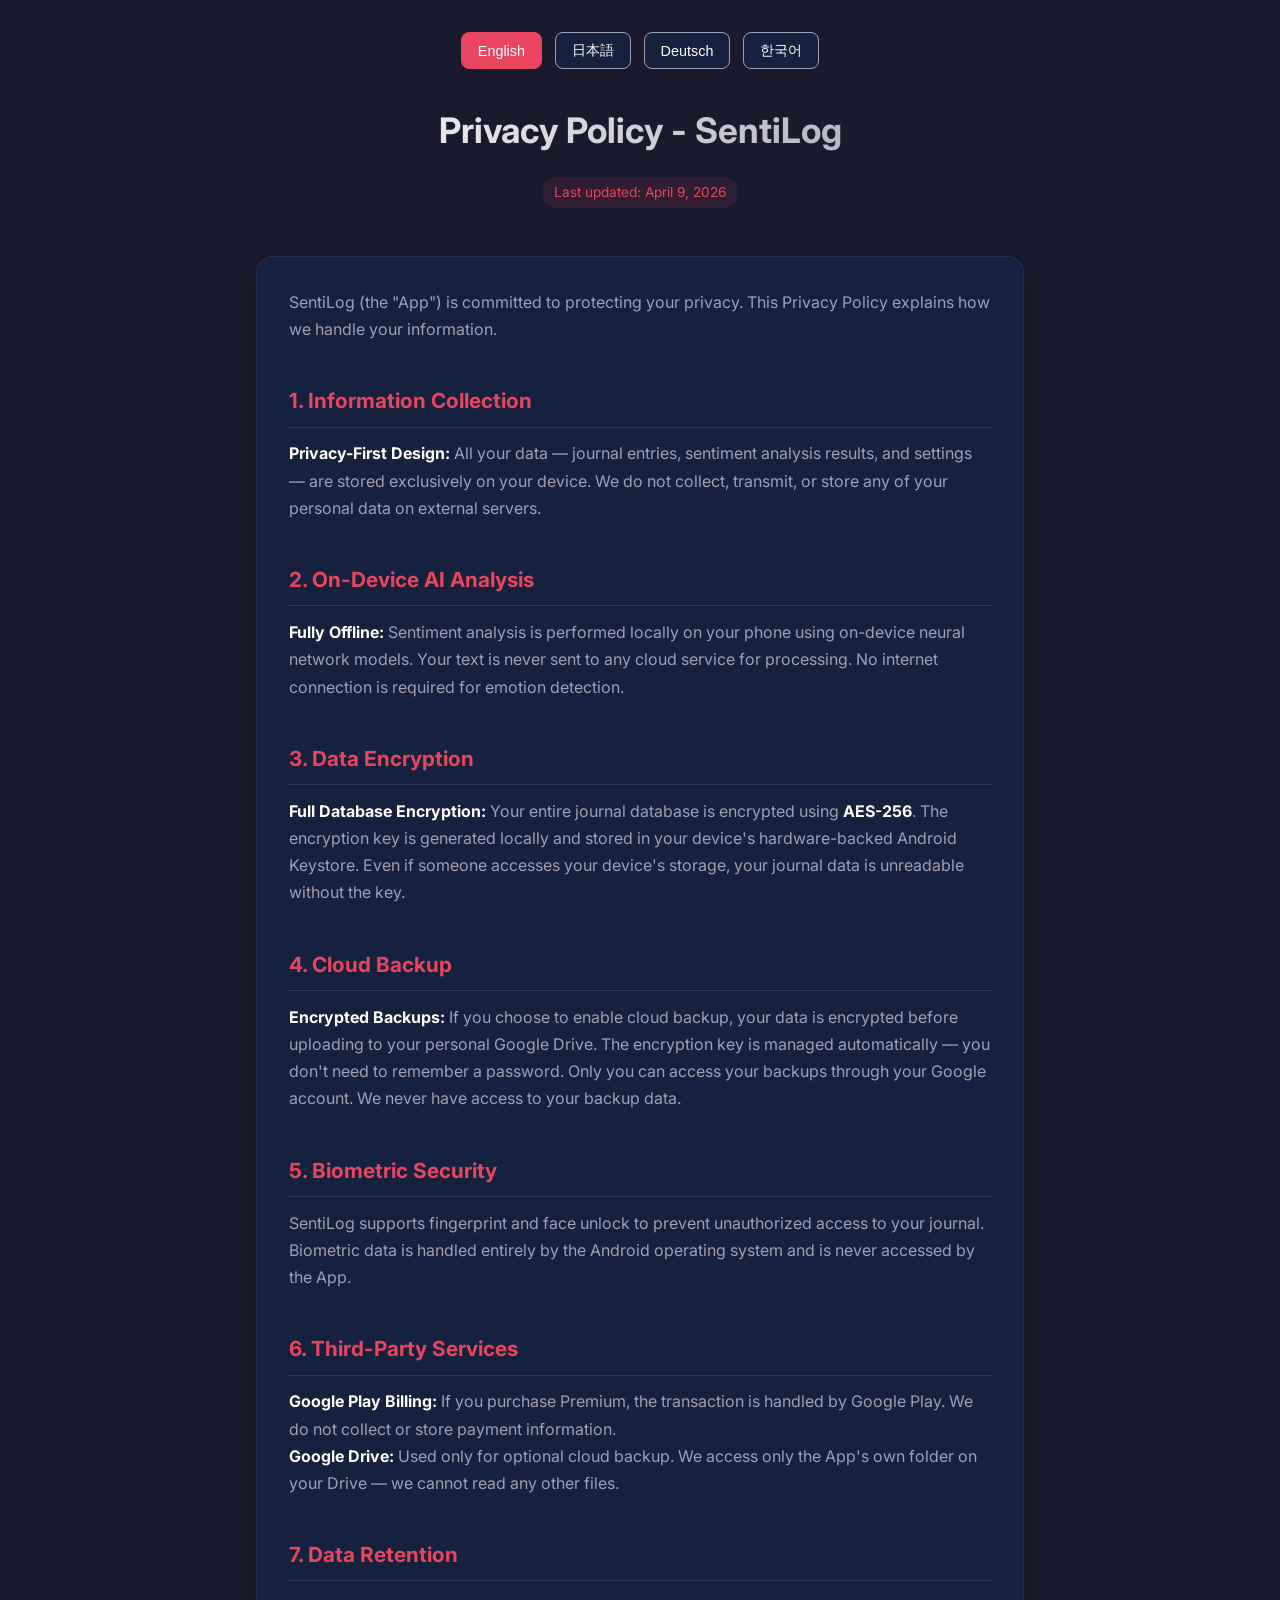
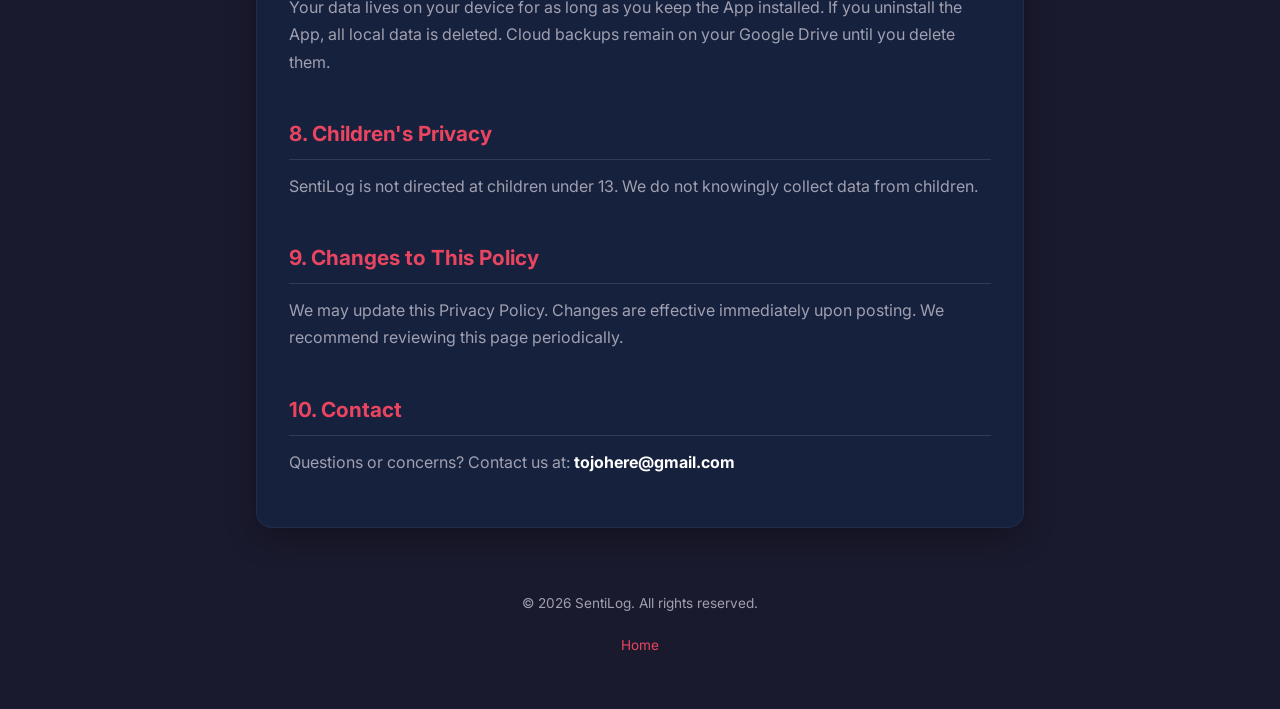
<file: SentiLog/privacy-policy.html>
<!DOCTYPE html>
<html lang="en">
<head>
    <meta charset="UTF-8">
    <meta name="viewport" content="width=device-width, initial-scale=1.0">
    <title>Privacy Policy - SentiLog</title>
    <link rel="preconnect" href="https://fonts.googleapis.com">
    <link href="https://fonts.googleapis.com/css2?family=Inter:wght@300;400;500;600&display=swap" rel="stylesheet">
    <style>
        :root {
            --primary: #1a1a2e;
            --surface: #16213e;
            --accent: #e94560;
            --text-primary: #ffffff;
            --text-secondary: #a0a0b0;
        }
        * { box-sizing: border-box; margin: 0; padding: 0; }
        body {
            background-color: var(--primary);
            color: var(--text-primary);
            font-family: 'Inter', -apple-system, BlinkMacSystemFont, sans-serif;
            line-height: 1.7;
            padding: 2rem 1rem;
            max-width: 800px;
            margin: 0 auto;
        }
        header { text-align: center; margin-bottom: 3rem; }
        .lang-switcher { display: flex; justify-content: center; gap: 0.8rem; margin-bottom: 2rem; flex-wrap: wrap; }
        .lang-btn {
            background: var(--surface); border: 1px solid var(--text-secondary);
            color: var(--text-primary); padding: 0.5rem 1rem; border-radius: 8px;
            cursor: pointer; transition: all 0.3s; font-weight: 500; font-size: 0.9rem;
        }
        .lang-btn:hover { border-color: var(--accent); }
        .lang-btn.active { background: var(--accent); border-color: var(--accent); }
        h1 {
            font-size: 2.2rem; margin-bottom: 1rem;
            background: linear-gradient(135deg, #fff, var(--text-secondary));
            -webkit-background-clip: text; background-clip: text; -webkit-text-fill-color: transparent;
        }
        h2 { font-size: 1.3rem; margin-top: 2.5rem; margin-bottom: 0.8rem; color: var(--accent);
             border-bottom: 1px solid rgba(160,160,176,0.2); padding-bottom: 0.5rem; }
        p { margin-bottom: 1.2rem; color: var(--text-secondary); }
        strong { color: var(--text-primary); }
        .status-badge {
            background: rgba(233,69,96,0.1); color: var(--accent);
            padding: 0.25rem 0.75rem; border-radius: 20px; font-size: 0.85rem; display: inline-block;
        }
        .card {
            background: var(--surface); padding: 2rem; border-radius: 16px;
            box-shadow: 0 10px 30px rgba(0,0,0,0.3); border: 1px solid rgba(255,255,255,0.05);
        }
        footer { margin-top: 4rem; text-align: center; color: var(--text-secondary); font-size: 0.85rem; }
        footer a { color: var(--accent); text-decoration: none; }
        [data-lang]:not(.active-lang) { display: none; }
        @media (max-width: 600px) { h1 { font-size: 1.8rem; } .card { padding: 1.5rem; } }
    </style>
</head>
<body>

<header>
    <div class="lang-switcher">
        <button class="lang-btn active" onclick="switchLang('en')">English</button>
        <button class="lang-btn" onclick="switchLang('ja')">日本語</button>
        <button class="lang-btn" onclick="switchLang('de')">Deutsch</button>
        <button class="lang-btn" onclick="switchLang('ko')">한국어</button>
    </div>
    <h1 id="title">Privacy Policy - SentiLog</h1>
    <div class="status-badge" id="last-updated">Last updated: April 9, 2026</div>
</header>

<main class="card">

    <!-- ENGLISH -->
    <section data-lang="en" class="active-lang">
        <p>SentiLog (the "App") is committed to protecting your privacy. This Privacy Policy explains how we handle your information.</p>

        <h2>1. Information Collection</h2>
        <p><strong>Privacy-First Design:</strong> All your data — journal entries, sentiment analysis results, and settings — are stored exclusively on your device. We do not collect, transmit, or store any of your personal data on external servers.</p>

        <h2>2. On-Device AI Analysis</h2>
        <p><strong>Fully Offline:</strong> Sentiment analysis is performed locally on your phone using on-device neural network models. Your text is never sent to any cloud service for processing. No internet connection is required for emotion detection.</p>

        <h2>3. Data Encryption</h2>
        <p><strong>Full Database Encryption:</strong> Your entire journal database is encrypted using <strong>AES-256</strong>. The encryption key is generated locally and stored in your device's hardware-backed Android Keystore. Even if someone accesses your device's storage, your journal data is unreadable without the key.</p>

        <h2>4. Cloud Backup</h2>
        <p><strong>Encrypted Backups:</strong> If you choose to enable cloud backup, your data is encrypted before uploading to your personal Google Drive. The encryption key is managed automatically — you don't need to remember a password. Only you can access your backups through your Google account. We never have access to your backup data.</p>

        <h2>5. Biometric Security</h2>
        <p>SentiLog supports fingerprint and face unlock to prevent unauthorized access to your journal. Biometric data is handled entirely by the Android operating system and is never accessed by the App.</p>

        <h2>6. Third-Party Services</h2>
        <p><strong>Google Play Billing:</strong> If you purchase Premium, the transaction is handled by Google Play. We do not collect or store payment information.<br>
        <strong>Google Drive:</strong> Used only for optional cloud backup. We access only the App's own folder on your Drive — we cannot read any other files.</p>

        <h2>7. Data Retention</h2>
        <p>Your data lives on your device for as long as you keep the App installed. If you uninstall the App, all local data is deleted. Cloud backups remain on your Google Drive until you delete them.</p>

        <h2>8. Children's Privacy</h2>
        <p>SentiLog is not directed at children under 13. We do not knowingly collect data from children.</p>

        <h2>9. Changes to This Policy</h2>
        <p>We may update this Privacy Policy. Changes are effective immediately upon posting. We recommend reviewing this page periodically.</p>

        <h2>10. Contact</h2>
        <p>Questions or concerns? Contact us at: <strong class="protected-email">Loading...</strong></p>
    </section>

    <!-- JAPANESE -->
    <section data-lang="ja">
        <p>SentiLog（以下「本アプリ」）は、お客様のプライバシー保護に万全を期しています。本ポリシーでは、情報の取り扱いについて説明します。</p>

        <h2>1. 情報の収集</h2>
        <p><strong>プライバシー優先設計：</strong>日記の内容、感情分析結果、設定を含むすべてのデータは、お客様のデバイス内にのみ保存されます。個人データを外部サーバーに収集・送信・保存することはありません。</p>

        <h2>2. デバイス上でのAI分析</h2>
        <p><strong>完全オフライン：</strong>感情分析はデバイス上のニューラルネットワークモデルを使用してローカルで実行されます。テキストがクラウドサービスに送信されることはありません。感情検出にインターネット接続は不要です。</p>

        <h2>3. データ暗号化</h2>
        <p><strong>データベース全体の暗号化：</strong>日記データベース全体が<strong>AES-256</strong>で暗号化されています。暗号化キーはローカルで生成され、デバイスのハードウェアで保護されたAndroid Keystoreに保管されます。第三者がデバイスのストレージにアクセスしても、キーなしではデータを読み取ることはできません。</p>

        <h2>4. クラウドバックアップ</h2>
        <p><strong>暗号化バックアップ：</strong>クラウドバックアップを有効にした場合、データは暗号化された上でGoogle Driveにアップロードされます。暗号化キーは自動管理されます。バックアップにアクセスできるのは、お客様のGoogleアカウントからのみです。</p>

        <h2>5. 生体認証セキュリティ</h2>
        <p>SentiLogは指紋認証と顔認証をサポートしています。生体データはAndroidオペレーティングシステムによって処理され、本アプリがアクセスすることはありません。</p>

        <h2>6. 第三者サービス</h2>
        <p><strong>Google Play課金：</strong>プレミアム購入はGoogle Playが処理します。支払い情報の収集・保存は行いません。<br>
        <strong>Google Drive：</strong>オプションのクラウドバックアップにのみ使用します。アプリ専用フォルダのみアクセスし、他のファイルを読み取ることはできません。</p>

        <h2>7. データの保持</h2>
        <p>データはアプリがインストールされている限りデバイスに保存されます。アンインストールするとローカルデータは削除されます。クラウドバックアップはお客様が削除するまでGoogle Driveに残ります。</p>

        <h2>8. 児童のプライバシー</h2>
        <p>SentiLogは13歳未満の児童を対象としていません。児童のデータを故意に収集することはありません。</p>

        <h2>9. ポリシーの変更</h2>
        <p>本プライバシーポリシーは随時更新されることがあります。変更は掲載時点から有効です。定期的にご確認ください。</p>

        <h2>10. お問い合わせ</h2>
        <p>ご質問やご懸念がございましたら、こちらまでご連絡ください： <strong class="protected-email">読み込み中...</strong></p>
    </section>

    <!-- GERMAN -->
    <section data-lang="de">
        <p>SentiLog (die "App") verpflichtet sich zum Schutz Ihrer Privatsphäre. Diese Datenschutzerklärung erläutert unseren Umgang mit Ihren Informationen.</p>

        <h2>1. Datenerhebung</h2>
        <p><strong>Privacy-First-Design:</strong> Alle Ihre Daten — Tagebucheinträge, Stimmungsanalyseergebnisse und Einstellungen — werden ausschließlich auf Ihrem Gerät gespeichert. Wir erheben, übermitteln oder speichern keine persönlichen Daten auf externen Servern.</p>

        <h2>2. On-Device-KI-Analyse</h2>
        <p><strong>Vollständig offline:</strong> Die Stimmungsanalyse wird lokal auf Ihrem Telefon mit neuronalen Netzwerkmodellen durchgeführt. Ihr Text wird niemals an einen Cloud-Dienst gesendet. Für die Emotionserkennung ist keine Internetverbindung erforderlich.</p>

        <h2>3. Datenverschlüsselung</h2>
        <p><strong>Vollständige Datenbankverschlüsselung:</strong> Ihre gesamte Tagebuch-Datenbank ist mit <strong>AES-256</strong> verschlüsselt. Der Verschlüsselungsschlüssel wird lokal generiert und im hardwaregestützten Android Keystore Ihres Geräts gespeichert. Selbst bei Zugriff auf den Gerätespeicher sind Ihre Daten ohne den Schlüssel nicht lesbar.</p>

        <h2>4. Cloud-Backup</h2>
        <p><strong>Verschlüsselte Backups:</strong> Wenn Sie Cloud-Backup aktivieren, werden Ihre Daten vor dem Upload auf Ihr persönliches Google Drive verschlüsselt. Der Verschlüsselungsschlüssel wird automatisch verwaltet. Nur Sie können über Ihr Google-Konto auf Ihre Backups zugreifen.</p>

        <h2>5. Biometrische Sicherheit</h2>
        <p>SentiLog unterstützt Fingerabdruck- und Gesichtserkennung. Biometrische Daten werden ausschließlich vom Android-Betriebssystem verarbeitet und nie von der App abgerufen.</p>

        <h2>6. Drittanbieterdienste</h2>
        <p><strong>Google Play-Abrechnung:</strong> Premium-Käufe werden von Google Play abgewickelt. Wir erheben oder speichern keine Zahlungsinformationen.<br>
        <strong>Google Drive:</strong> Wird nur für optionales Cloud-Backup verwendet. Wir greifen nur auf den App-eigenen Ordner zu und können keine anderen Dateien lesen.</p>

        <h2>7. Datenspeicherung</h2>
        <p>Ihre Daten verbleiben auf Ihrem Gerät, solange die App installiert ist. Bei Deinstallation werden alle lokalen Daten gelöscht. Cloud-Backups verbleiben auf Ihrem Google Drive, bis Sie sie löschen.</p>

        <h2>8. Datenschutz für Kinder</h2>
        <p>SentiLog richtet sich nicht an Kinder unter 13 Jahren. Wir erheben wissentlich keine Daten von Kindern.</p>

        <h2>9. Änderungen dieser Erklärung</h2>
        <p>Wir können diese Datenschutzerklärung aktualisieren. Änderungen treten sofort nach Veröffentlichung in Kraft. Wir empfehlen eine regelmäßige Überprüfung.</p>

        <h2>10. Kontakt</h2>
        <p>Fragen oder Anliegen? Kontaktieren Sie uns unter: <strong class="protected-email">Wird geladen...</strong></p>
    </section>

    <!-- KOREAN -->
    <section data-lang="ko">
        <p>SentiLog(이하 "앱")는 사용자의 개인정보 보호에 최선을 다하고 있습니다. 본 개인정보처리방침은 정보 처리 방법을 설명합니다.</p>

        <h2>1. 정보 수집</h2>
        <p><strong>프라이버시 우선 설계:</strong> 일기 내용, 감정 분석 결과, 설정을 포함한 모든 데이터는 사용자의 기기에만 저장됩니다. 개인 데이터를 외부 서버에 수집, 전송 또는 저장하지 않습니다.</p>

        <h2>2. 기기 내 AI 분석</h2>
        <p><strong>완전 오프라인:</strong> 감정 분석은 기기 내 신경망 모델을 사용하여 로컬에서 수행됩니다. 텍스트가 클라우드 서비스로 전송되는 일은 없습니다. 감정 감지에 인터넷 연결이 필요하지 않습니다.</p>

        <h2>3. 데이터 암호화</h2>
        <p><strong>전체 데이터베이스 암호화:</strong> 일기 데이터베이스 전체가 <strong>AES-256</strong>로 암호화됩니다. 암호화 키는 로컬에서 생성되어 기기의 하드웨어 기반 Android Keystore에 안전하게 저장됩니다. 누군가 기기 저장소에 접근하더라도 키 없이는 데이터를 읽을 수 없습니다.</p>

        <h2>4. 클라우드 백업</h2>
        <p><strong>암호화된 백업:</strong> 클라우드 백업을 활성화하면 데이터가 암호화된 후 개인 Google Drive에 업로드됩니다. 암호화 키는 자동으로 관리됩니다. Google 계정을 통해서만 백업에 접근할 수 있습니다.</p>

        <h2>5. 생체 인증 보안</h2>
        <p>SentiLog는 지문 및 얼굴 인식 잠금을 지원합니다. 생체 데이터는 Android 운영 체제에서 처리되며 앱이 접근하지 않습니다.</p>

        <h2>6. 제3자 서비스</h2>
        <p><strong>Google Play 결제:</strong> 프리미엄 구매는 Google Play에서 처리합니다. 결제 정보를 수집하거나 저장하지 않습니다.<br>
        <strong>Google Drive:</strong> 선택적 클라우드 백업에만 사용됩니다. 앱 전용 폴더에만 접근하며 다른 파일을 읽을 수 없습니다.</p>

        <h2>7. 데이터 보관</h2>
        <p>데이터는 앱이 설치되어 있는 동안 기기에 저장됩니다. 앱을 삭제하면 모든 로컬 데이터가 삭제됩니다. 클라우드 백업은 사용자가 삭제할 때까지 Google Drive에 유지됩니다.</p>

        <h2>8. 아동 개인정보</h2>
        <p>SentiLog는 13세 미만 아동을 대상으로 하지 않습니다. 아동의 데이터를 고의로 수집하지 않습니다.</p>

        <h2>9. 정책 변경</h2>
        <p>본 개인정보처리방침은 수시로 업데이트될 수 있습니다. 변경 사항은 게시 즉시 적용됩니다. 정기적으로 확인하시기 바랍니다.</p>

        <h2>10. 문의</h2>
        <p>질문이나 우려 사항이 있으시면 다음으로 연락해 주세요: <strong class="protected-email">로딩 중...</strong></p>
    </section>

</main>

<footer>
    <p>&copy; 2026 SentiLog. All rights reserved.</p>
    <p style="margin-top:0.5rem"><a href="index.html">Home</a></p>
</footer>

<script>
    const titles = {
        en: 'Privacy Policy - SentiLog',
        ja: 'プライバシーポリシー - SentiLog',
        de: 'Datenschutzerklärung - SentiLog',
        ko: '개인정보처리방침 - SentiLog'
    };
    const updates = {
        en: 'Last updated: April 9, 2026',
        ja: '最終更新日：2026年4月9日',
        de: 'Zuletzt aktualisiert: 9. April 2026',
        ko: '최종 업데이트: 2026년 4월 9일'
    };
    function switchLang(lang) {
        document.querySelectorAll('.lang-btn').forEach(btn => btn.classList.remove('active'));
        event.target.classList.add('active');
        document.querySelectorAll('[data-lang]').forEach(el => {
            el.classList.toggle('active-lang', el.getAttribute('data-lang') === lang);
        });
        document.getElementById('title').innerText = titles[lang];
        document.getElementById('last-updated').innerText = updates[lang];
        document.documentElement.lang = lang;
    }
    document.addEventListener('DOMContentLoaded', function() {
        var p=['t','o','j','o','h','e','r','e'];var d=['g','m','a','i','l'];
        var em=p.join('')+String.fromCharCode(64)+d.join('')+'.com';
        document.querySelectorAll('.protected-email').forEach(function(el) {
            el.innerHTML='<a href="mai'+'lto:'+em+'" style="color:var(--text-primary);text-decoration:none">'+em+'</a>';
        });
    });
</script>

</body>
</html>
</file>
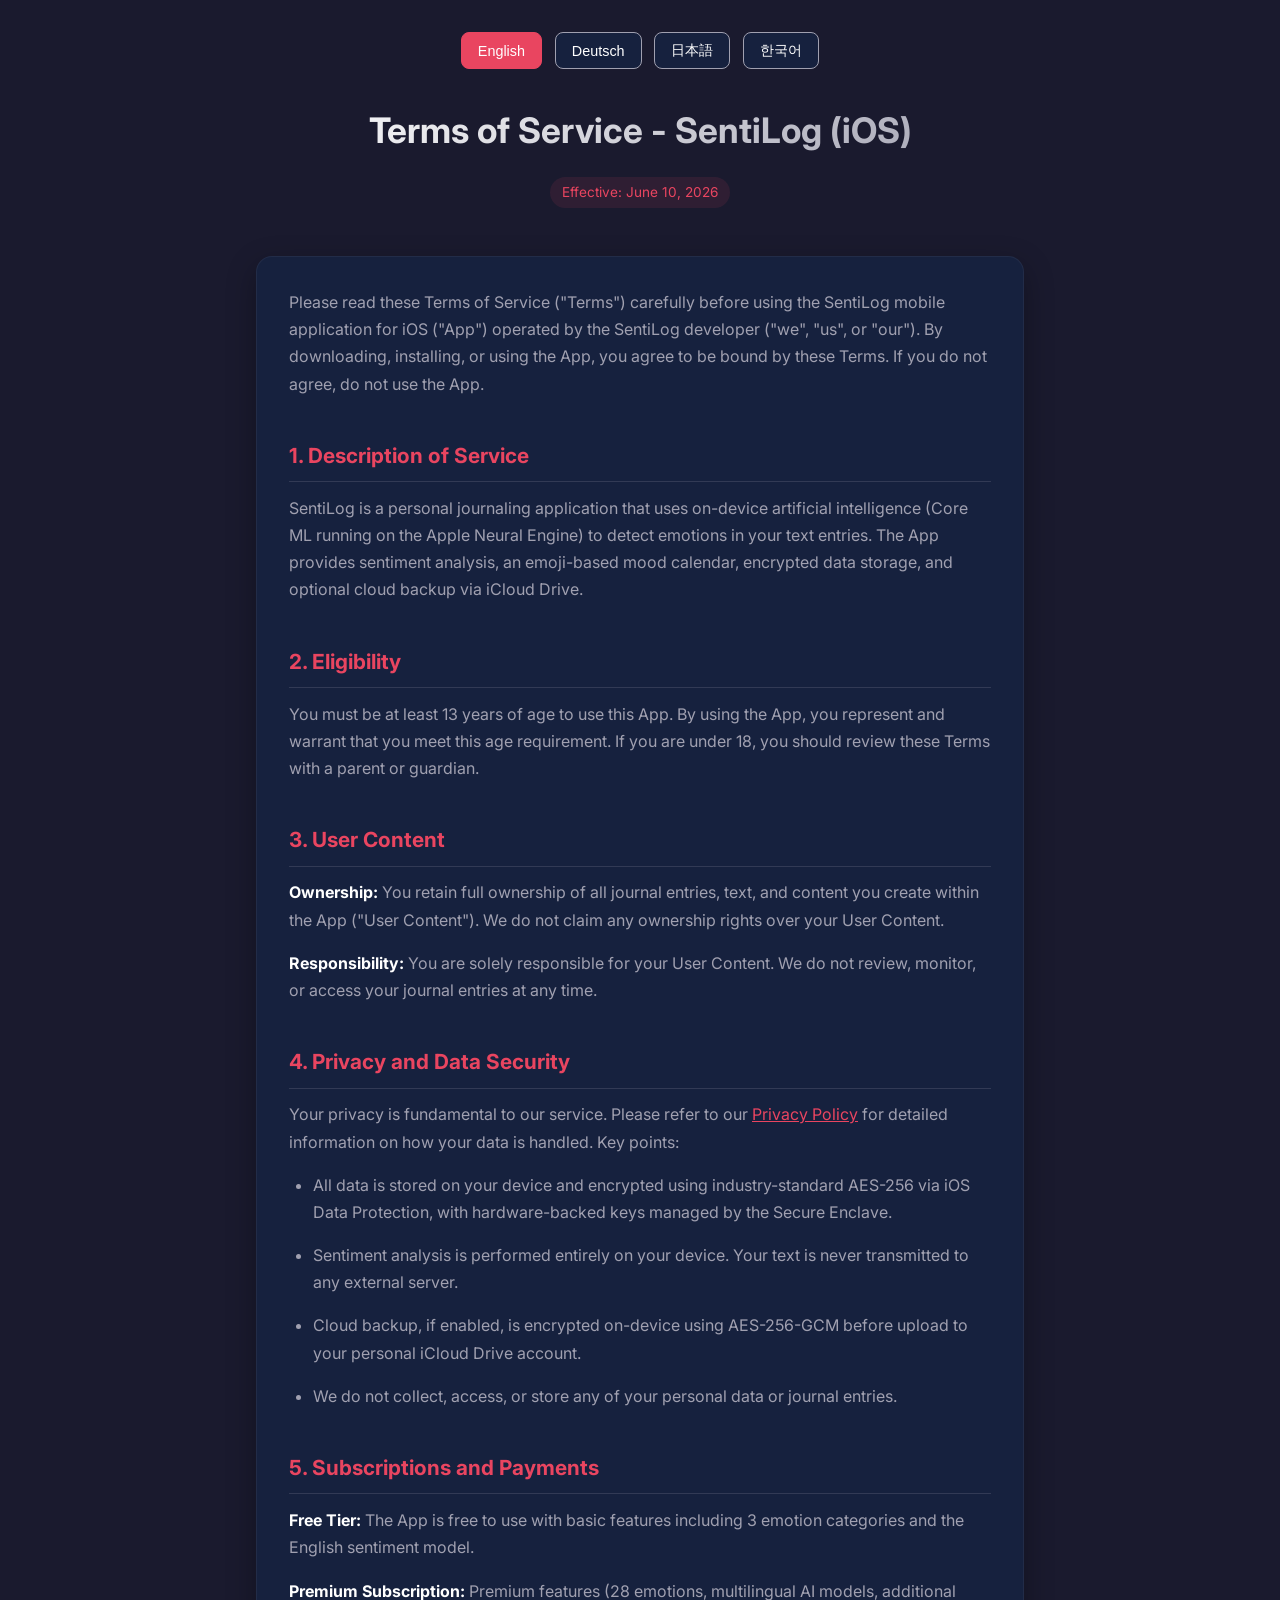
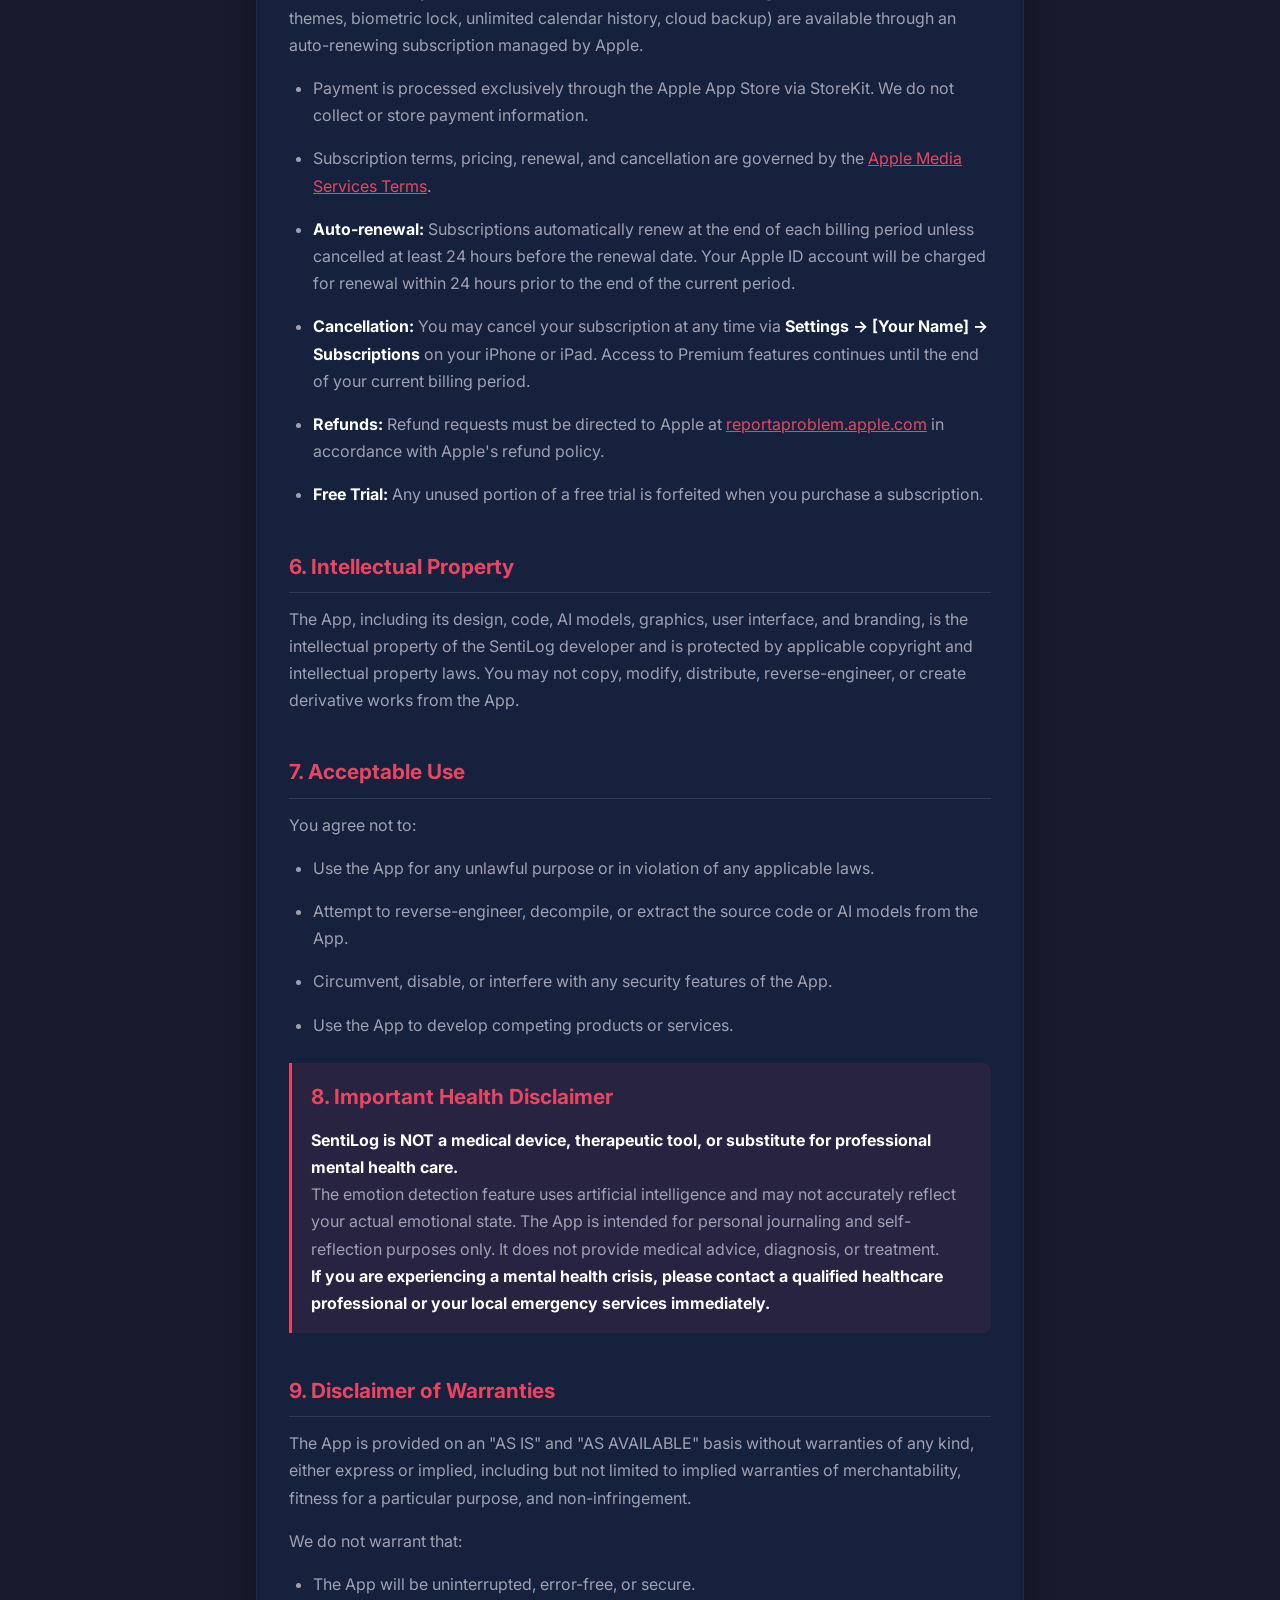
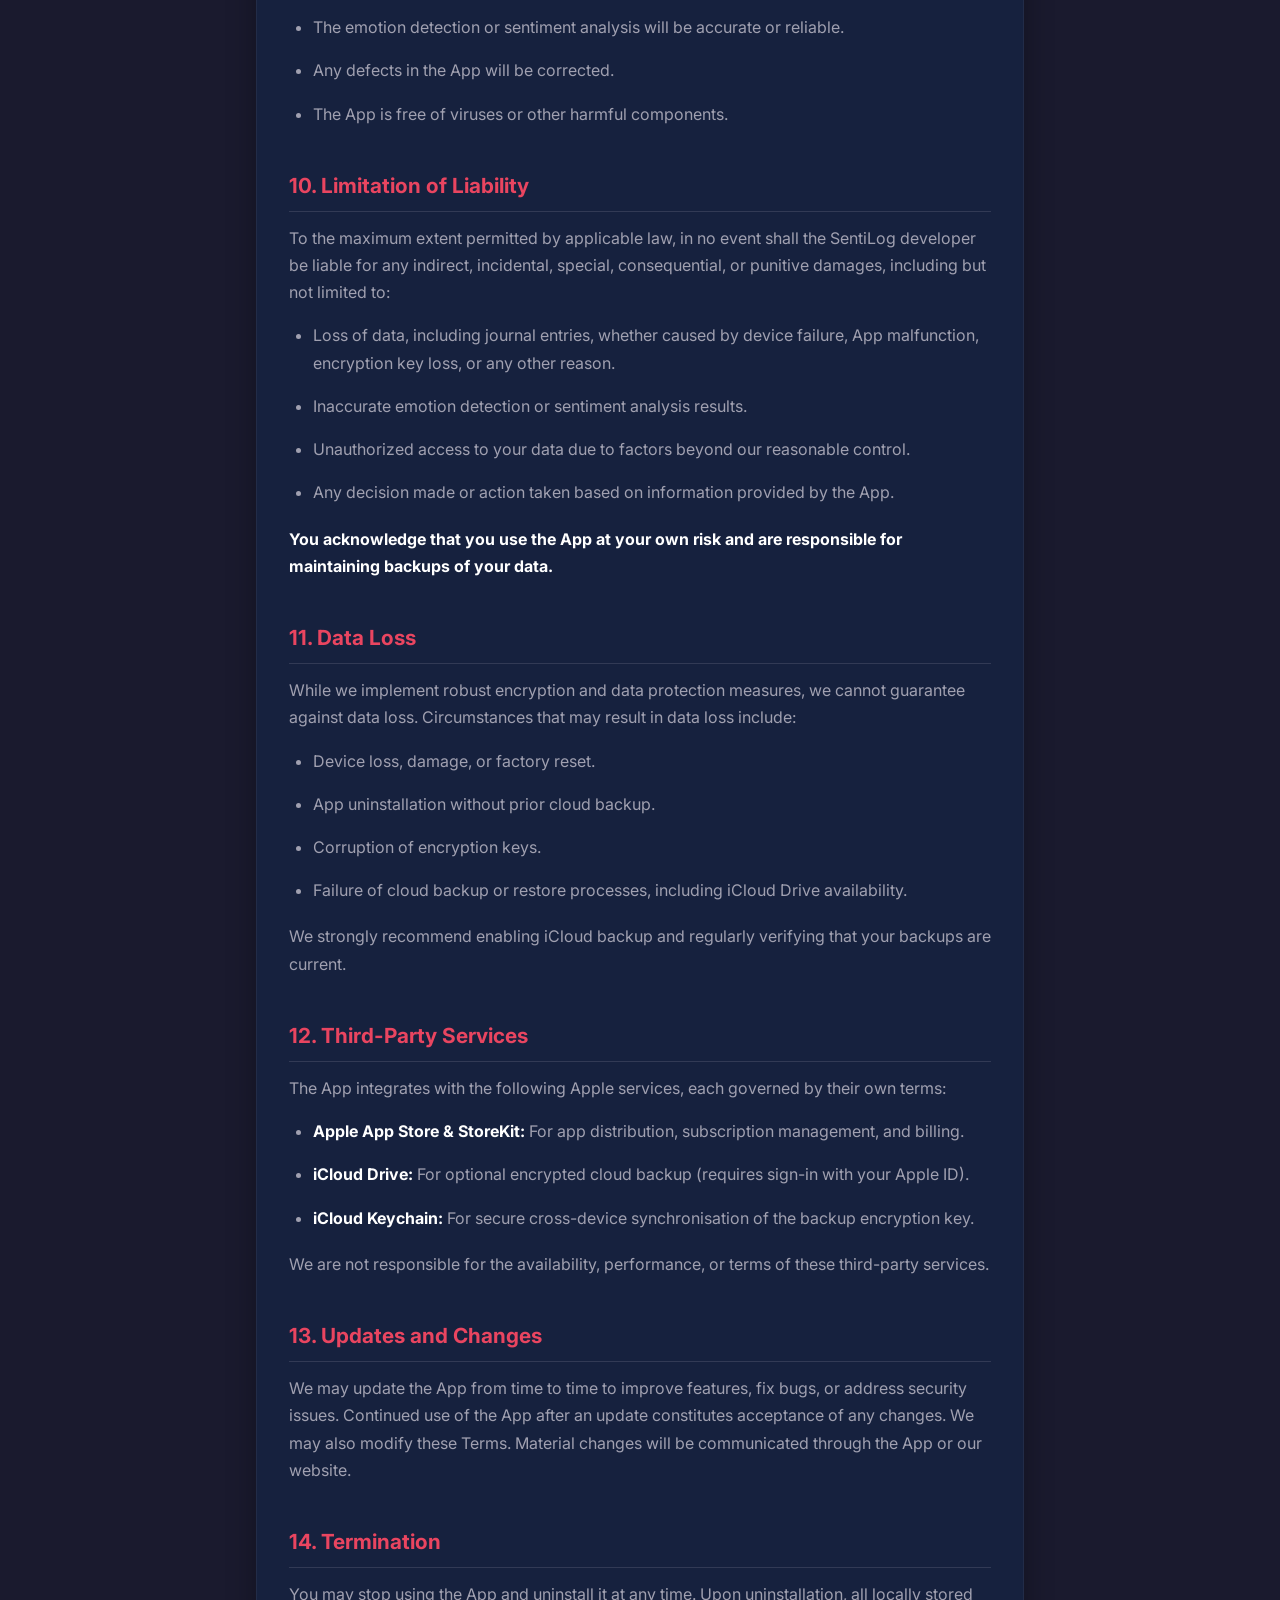
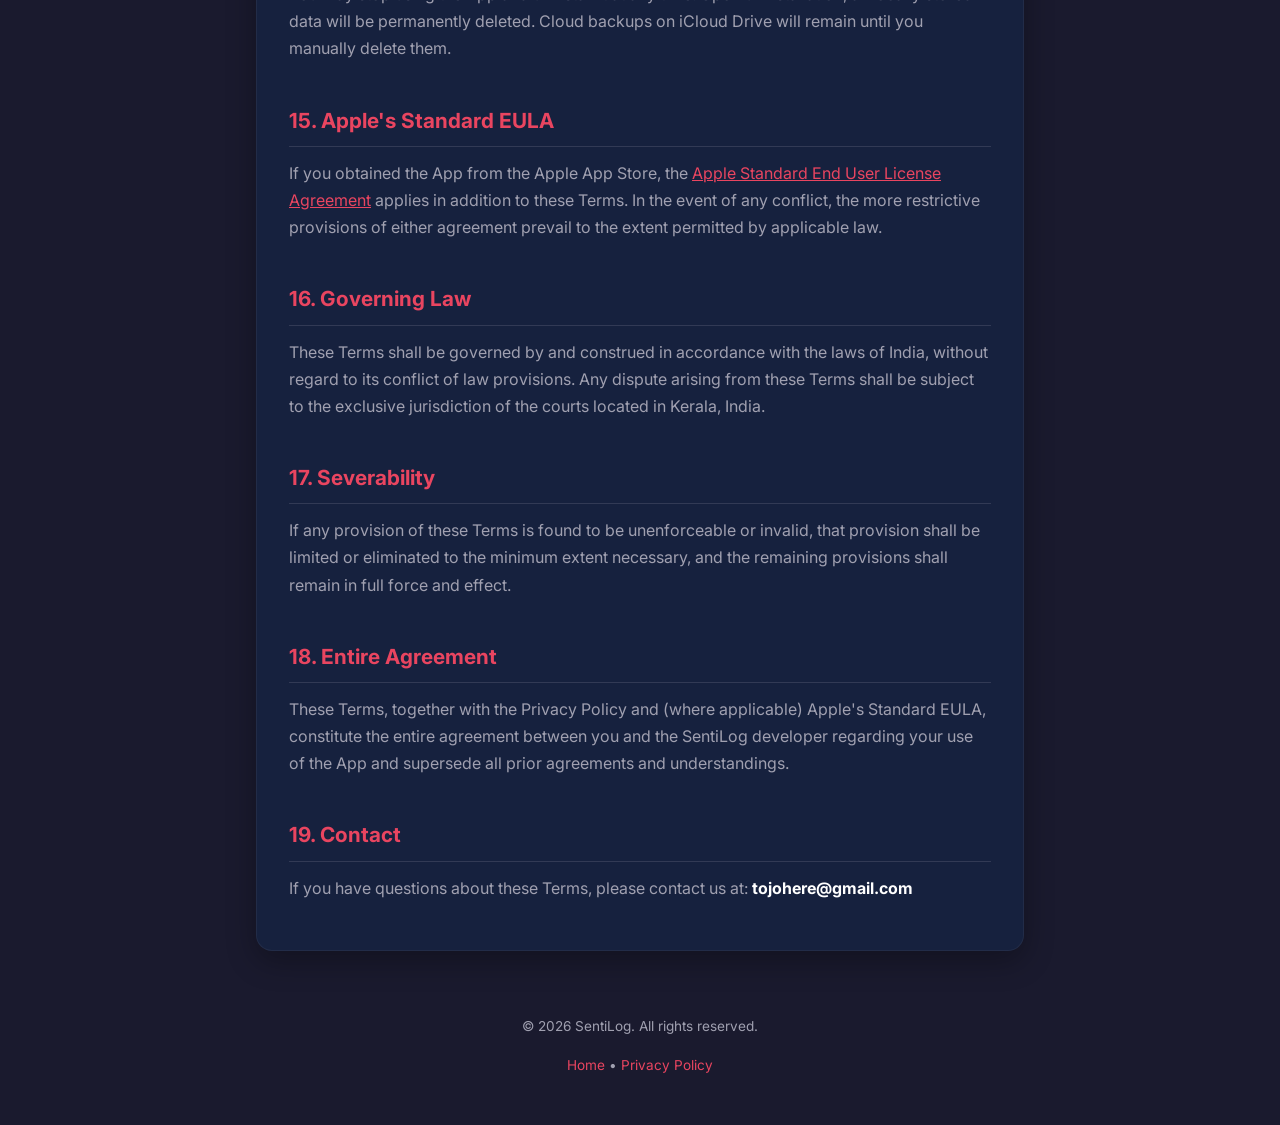
<file: SentiLog/terms-of-service-ios.html>
<!DOCTYPE html>
<html lang="en">
<head>
    <meta charset="UTF-8">
    <meta name="viewport" content="width=device-width, initial-scale=1.0">
    <title>Terms of Service - SentiLog (iOS)</title>
    <link rel="preconnect" href="https://fonts.googleapis.com">
    <link href="https://fonts.googleapis.com/css2?family=Inter:wght@300;400;500;600&display=swap" rel="stylesheet">
    <style>
        :root {
            --primary: #1a1a2e; --surface: #16213e; --accent: #e94560;
            --text-primary: #ffffff; --text-secondary: #a0a0b0;
        }
        * { box-sizing: border-box; margin: 0; padding: 0; }
        body { background-color: var(--primary); color: var(--text-primary); font-family: 'Inter', -apple-system, sans-serif; line-height: 1.7; padding: 2rem 1rem; max-width: 800px; margin: 0 auto; }
        header { text-align: center; margin-bottom: 3rem; }
        .lang-switcher { display: flex; justify-content: center; gap: 0.8rem; margin-bottom: 2rem; flex-wrap: wrap; }
        .lang-btn { background: var(--surface); border: 1px solid var(--text-secondary); color: var(--text-primary); padding: 0.5rem 1rem; border-radius: 8px; cursor: pointer; transition: all 0.3s; font-weight: 500; font-size: 0.9rem; }
        .lang-btn:hover { border-color: var(--accent); }
        .lang-btn.active { background: var(--accent); border-color: var(--accent); }
        h1 { font-size: 2.2rem; margin-bottom: 1rem; background: linear-gradient(135deg, #fff, var(--text-secondary)); -webkit-background-clip: text; background-clip: text; -webkit-text-fill-color: transparent; }
        h2 { font-size: 1.3rem; margin-top: 2.5rem; margin-bottom: 0.8rem; color: var(--accent); border-bottom: 1px solid rgba(160,160,176,0.2); padding-bottom: 0.5rem; }
        p, li { margin-bottom: 1rem; color: var(--text-secondary); }
        ul { margin-left: 1.5rem; margin-bottom: 1.2rem; }
        strong { color: var(--text-primary); }
        .status-badge { background: rgba(233,69,96,0.1); color: var(--accent); padding: 0.25rem 0.75rem; border-radius: 20px; font-size: 0.85rem; display: inline-block; }
        .card { background: var(--surface); padding: 2rem; border-radius: 16px; box-shadow: 0 10px 30px rgba(0,0,0,0.3); border: 1px solid rgba(255,255,255,0.05); }
        .important { background: rgba(233,69,96,0.08); border-left: 3px solid var(--accent); padding: 1rem 1.2rem; border-radius: 0 8px 8px 0; margin: 1.5rem 0; }
        .important p { margin-bottom: 0; }
        footer { margin-top: 4rem; text-align: center; color: var(--text-secondary); font-size: 0.85rem; }
        footer a { color: var(--accent); text-decoration: none; }
        [data-lang] { display: none; }
        [data-lang].active { display: block; }
        @media (max-width: 600px) { h1 { font-size: 1.8rem; } .card { padding: 1.5rem; } }
    </style>
</head>
<body>

<header>
    <div class="lang-switcher">
        <button class="lang-btn active" onclick="switchLang('en')">English</button>
        <button class="lang-btn" onclick="switchLang('de')">Deutsch</button>
        <button class="lang-btn" onclick="switchLang('ja')">日本語</button>
        <button class="lang-btn" onclick="switchLang('ko')">한국어</button>
    </div>
    <h1 id="title">Terms of Service - SentiLog (iOS)</h1>
    <div class="status-badge" id="last-updated">Effective: June 10, 2026</div>
</header>

<main class="card">

<!-- ═══════════════════ ENGLISH ═══════════════════ -->
<section data-lang="en" class="active">

<p>Please read these Terms of Service ("Terms") carefully before using the SentiLog mobile application for iOS ("App") operated by the SentiLog developer ("we", "us", or "our"). By downloading, installing, or using the App, you agree to be bound by these Terms. If you do not agree, do not use the App.</p>

<h2>1. Description of Service</h2>
<p>SentiLog is a personal journaling application that uses on-device artificial intelligence (Core ML running on the Apple Neural Engine) to detect emotions in your text entries. The App provides sentiment analysis, an emoji-based mood calendar, encrypted data storage, and optional cloud backup via iCloud Drive.</p>

<h2>2. Eligibility</h2>
<p>You must be at least 13 years of age to use this App. By using the App, you represent and warrant that you meet this age requirement. If you are under 18, you should review these Terms with a parent or guardian.</p>

<h2>3. User Content</h2>
<p><strong>Ownership:</strong> You retain full ownership of all journal entries, text, and content you create within the App ("User Content"). We do not claim any ownership rights over your User Content.</p>
<p><strong>Responsibility:</strong> You are solely responsible for your User Content. We do not review, monitor, or access your journal entries at any time.</p>

<h2>4. Privacy and Data Security</h2>
<p>Your privacy is fundamental to our service. Please refer to our <a href="privacy-policy-ios.html" style="color:var(--accent)">Privacy Policy</a> for detailed information on how your data is handled. Key points:</p>
<ul>
    <li>All data is stored on your device and encrypted using industry-standard AES-256 via iOS Data Protection, with hardware-backed keys managed by the Secure Enclave.</li>
    <li>Sentiment analysis is performed entirely on your device. Your text is never transmitted to any external server.</li>
    <li>Cloud backup, if enabled, is encrypted on-device using AES-256-GCM before upload to your personal iCloud Drive account.</li>
    <li>We do not collect, access, or store any of your personal data or journal entries.</li>
</ul>

<h2>5. Subscriptions and Payments</h2>
<p><strong>Free Tier:</strong> The App is free to use with basic features including 3 emotion categories and the English sentiment model.</p>
<p><strong>Premium Subscription:</strong> Premium features (28 emotions, multilingual AI models, additional themes, biometric lock, unlimited calendar history, cloud backup) are available through an auto-renewing subscription managed by Apple.</p>
<ul>
    <li>Payment is processed exclusively through the Apple App Store via StoreKit. We do not collect or store payment information.</li>
    <li>Subscription terms, pricing, renewal, and cancellation are governed by the <a href="https://www.apple.com/legal/internet-services/itunes/" style="color:var(--accent)">Apple Media Services Terms</a>.</li>
    <li><strong>Auto-renewal:</strong> Subscriptions automatically renew at the end of each billing period unless cancelled at least 24 hours before the renewal date. Your Apple ID account will be charged for renewal within 24 hours prior to the end of the current period.</li>
    <li><strong>Cancellation:</strong> You may cancel your subscription at any time via <strong>Settings → [Your Name] → Subscriptions</strong> on your iPhone or iPad. Access to Premium features continues until the end of your current billing period.</li>
    <li><strong>Refunds:</strong> Refund requests must be directed to Apple at <a href="https://reportaproblem.apple.com" style="color:var(--accent)">reportaproblem.apple.com</a> in accordance with Apple's refund policy.</li>
    <li><strong>Free Trial:</strong> Any unused portion of a free trial is forfeited when you purchase a subscription.</li>
</ul>

<h2>6. Intellectual Property</h2>
<p>The App, including its design, code, AI models, graphics, user interface, and branding, is the intellectual property of the SentiLog developer and is protected by applicable copyright and intellectual property laws. You may not copy, modify, distribute, reverse-engineer, or create derivative works from the App.</p>

<h2>7. Acceptable Use</h2>
<p>You agree not to:</p>
<ul>
    <li>Use the App for any unlawful purpose or in violation of any applicable laws.</li>
    <li>Attempt to reverse-engineer, decompile, or extract the source code or AI models from the App.</li>
    <li>Circumvent, disable, or interfere with any security features of the App.</li>
    <li>Use the App to develop competing products or services.</li>
</ul>

<div class="important">
<h2 style="margin-top:0; border:none; padding:0;">8. Important Health Disclaimer</h2>
<p><strong>SentiLog is NOT a medical device, therapeutic tool, or substitute for professional mental health care.</strong></p>
<p>The emotion detection feature uses artificial intelligence and may not accurately reflect your actual emotional state. The App is intended for personal journaling and self-reflection purposes only. It does not provide medical advice, diagnosis, or treatment.</p>
<p><strong>If you are experiencing a mental health crisis, please contact a qualified healthcare professional or your local emergency services immediately.</strong></p>
</div>

<h2>9. Disclaimer of Warranties</h2>
<p>The App is provided on an "AS IS" and "AS AVAILABLE" basis without warranties of any kind, either express or implied, including but not limited to implied warranties of merchantability, fitness for a particular purpose, and non-infringement.</p>
<p>We do not warrant that:</p>
<ul>
    <li>The App will be uninterrupted, error-free, or secure.</li>
    <li>The emotion detection or sentiment analysis will be accurate or reliable.</li>
    <li>Any defects in the App will be corrected.</li>
    <li>The App is free of viruses or other harmful components.</li>
</ul>

<h2>10. Limitation of Liability</h2>
<p>To the maximum extent permitted by applicable law, in no event shall the SentiLog developer be liable for any indirect, incidental, special, consequential, or punitive damages, including but not limited to:</p>
<ul>
    <li>Loss of data, including journal entries, whether caused by device failure, App malfunction, encryption key loss, or any other reason.</li>
    <li>Inaccurate emotion detection or sentiment analysis results.</li>
    <li>Unauthorized access to your data due to factors beyond our reasonable control.</li>
    <li>Any decision made or action taken based on information provided by the App.</li>
</ul>
<p><strong>You acknowledge that you use the App at your own risk and are responsible for maintaining backups of your data.</strong></p>

<h2>11. Data Loss</h2>
<p>While we implement robust encryption and data protection measures, we cannot guarantee against data loss. Circumstances that may result in data loss include:</p>
<ul>
    <li>Device loss, damage, or factory reset.</li>
    <li>App uninstallation without prior cloud backup.</li>
    <li>Corruption of encryption keys.</li>
    <li>Failure of cloud backup or restore processes, including iCloud Drive availability.</li>
</ul>
<p>We strongly recommend enabling iCloud backup and regularly verifying that your backups are current.</p>

<h2>12. Third-Party Services</h2>
<p>The App integrates with the following Apple services, each governed by their own terms:</p>
<ul>
    <li><strong>Apple App Store &amp; StoreKit:</strong> For app distribution, subscription management, and billing.</li>
    <li><strong>iCloud Drive:</strong> For optional encrypted cloud backup (requires sign-in with your Apple ID).</li>
    <li><strong>iCloud Keychain:</strong> For secure cross-device synchronisation of the backup encryption key.</li>
</ul>
<p>We are not responsible for the availability, performance, or terms of these third-party services.</p>

<h2>13. Updates and Changes</h2>
<p>We may update the App from time to time to improve features, fix bugs, or address security issues. Continued use of the App after an update constitutes acceptance of any changes. We may also modify these Terms. Material changes will be communicated through the App or our website.</p>

<h2>14. Termination</h2>
<p>You may stop using the App and uninstall it at any time. Upon uninstallation, all locally stored data will be permanently deleted. Cloud backups on iCloud Drive will remain until you manually delete them.</p>

<h2>15. Apple's Standard EULA</h2>
<p>If you obtained the App from the Apple App Store, the <a href="https://www.apple.com/legal/internet-services/itunes/dev/stdeula/" style="color:var(--accent)">Apple Standard End User License Agreement</a> applies in addition to these Terms. In the event of any conflict, the more restrictive provisions of either agreement prevail to the extent permitted by applicable law.</p>

<h2>16. Governing Law</h2>
<p>These Terms shall be governed by and construed in accordance with the laws of India, without regard to its conflict of law provisions. Any dispute arising from these Terms shall be subject to the exclusive jurisdiction of the courts located in Kerala, India.</p>

<h2>17. Severability</h2>
<p>If any provision of these Terms is found to be unenforceable or invalid, that provision shall be limited or eliminated to the minimum extent necessary, and the remaining provisions shall remain in full force and effect.</p>

<h2>18. Entire Agreement</h2>
<p>These Terms, together with the Privacy Policy and (where applicable) Apple's Standard EULA, constitute the entire agreement between you and the SentiLog developer regarding your use of the App and supersede all prior agreements and understandings.</p>

<h2>19. Contact</h2>
<p>If you have questions about these Terms, please contact us at: <strong class="protected-email">Loading...</strong></p>

</section>

<!-- ═══════════════════ GERMAN ═══════════════════ -->
<section data-lang="de">

<p>Bitte lesen Sie diese Nutzungsbedingungen ("Bedingungen") sorgfältig durch, bevor Sie die mobile Anwendung SentiLog für iOS ("App") verwenden, die vom SentiLog-Entwickler ("wir", "uns" oder "unser") betrieben wird. Durch das Herunterladen, Installieren oder Verwenden der App erklären Sie sich mit diesen Bedingungen einverstanden. Wenn Sie nicht einverstanden sind, verwenden Sie die App nicht.</p>

<h2>1. Beschreibung des Dienstes</h2>
<p>SentiLog ist eine persönliche Tagebuch-Anwendung, die On-Device-KI (Core ML auf der Apple Neural Engine) verwendet, um Emotionen in Ihren Texteinträgen zu erkennen. Die App bietet Stimmungsanalyse, einen Emoji-basierten Stimmungskalender, verschlüsselte Datenspeicherung und optionales Cloud-Backup über iCloud Drive.</p>

<h2>2. Nutzungsberechtigung</h2>
<p>Sie müssen mindestens 13 Jahre alt sein, um diese App zu nutzen. Durch die Nutzung der App bestätigen Sie, dass Sie diese Altersanforderung erfüllen. Wenn Sie unter 18 sind, sollten Sie diese Bedingungen mit einem Elternteil oder Erziehungsberechtigten durchlesen.</p>

<h2>3. Benutzerinhalte</h2>
<p><strong>Eigentum:</strong> Sie behalten das vollständige Eigentum an allen Tagebucheinträgen, Texten und Inhalten, die Sie in der App erstellen ("Benutzerinhalte"). Wir erheben keine Eigentumsrechte an Ihren Benutzerinhalten.</p>
<p><strong>Verantwortung:</strong> Sie sind allein für Ihre Benutzerinhalte verantwortlich. Wir überprüfen, überwachen oder greifen zu keinem Zeitpunkt auf Ihre Tagebucheinträge zu.</p>

<h2>4. Datenschutz und Datensicherheit</h2>
<p>Ihre Privatsphäre ist grundlegend für unseren Dienst. Bitte lesen Sie unsere <a href="privacy-policy-ios.html" style="color:var(--accent)">Datenschutzerklärung</a> für Details. Wichtige Punkte:</p>
<ul>
    <li>Alle Daten werden auf Ihrem Gerät gespeichert und mit AES-256 via iOS Data Protection geschützt; die hardwaregestützten Schlüssel werden von der Secure Enclave verwaltet.</li>
    <li>Die Stimmungsanalyse erfolgt vollständig auf Ihrem Gerät. Ihr Text wird nie an externe Server übertragen.</li>
    <li>Cloud-Backup wird auf dem Gerät mit AES-256-GCM verschlüsselt, bevor es in Ihr iCloud Drive hochgeladen wird.</li>
    <li>Wir erfassen, nutzen oder speichern keine Ihrer persönlichen Daten oder Tagebucheinträge.</li>
</ul>

<h2>5. Abonnements und Zahlungen</h2>
<p><strong>Kostenlose Version:</strong> Die App ist mit Grundfunktionen kostenlos nutzbar, einschließlich 3 Emotionskategorien und dem englischen Stimmungsmodell.</p>
<p><strong>Premium-Abonnement:</strong> Premium-Funktionen (28 Emotionen, mehrsprachige KI-Modelle, zusätzliche Themes, biometrische Sperre, unbegrenzte Kalenderhistorie, Cloud-Backup) sind über ein automatisch verlängerbares Abonnement verfügbar, das von Apple verwaltet wird.</p>
<ul>
    <li>Die Zahlung wird ausschließlich über den Apple App Store via StoreKit abgewickelt. Wir erheben oder speichern keine Zahlungsinformationen.</li>
    <li>Abonnementbedingungen, Preise, Verlängerung und Kündigung unterliegen den <a href="https://www.apple.com/legal/internet-services/itunes/" style="color:var(--accent)">Apple Media Services-Bedingungen</a>.</li>
    <li><strong>Automatische Verlängerung:</strong> Abonnements verlängern sich am Ende jedes Abrechnungszeitraums automatisch, sofern sie nicht mindestens 24 Stunden vor dem Verlängerungsdatum gekündigt werden.</li>
    <li><strong>Kündigung:</strong> Sie können Ihr Abonnement jederzeit über <strong>Einstellungen → [Ihr Name] → Abonnements</strong> auf Ihrem iPhone oder iPad kündigen. Der Zugriff auf Premium-Funktionen bleibt bis zum Ende des aktuellen Abrechnungszeitraums bestehen.</li>
    <li><strong>Erstattungen:</strong> Erstattungsanträge sind an Apple unter <a href="https://reportaproblem.apple.com" style="color:var(--accent)">reportaproblem.apple.com</a> gemäß Apples Erstattungsrichtlinie zu richten.</li>
</ul>

<h2>6. Geistiges Eigentum</h2>
<p>Die App, einschließlich Design, Code, KI-Modelle, Grafiken, Benutzeroberfläche und Branding, ist geistiges Eigentum des SentiLog-Entwicklers und durch geltende Urheber- und Gesetze zum Schutz geistigen Eigentums geschützt.</p>

<h2>7. Zulässige Nutzung</h2>
<p>Sie verpflichten sich, die App nicht für rechtswidrige Zwecke zu verwenden, nicht zu versuchen, die App zu dekompilieren oder zu reverse-engineeren, Sicherheitsfunktionen zu umgehen oder die App zur Entwicklung konkurrierender Produkte zu verwenden.</p>

<div class="important">
<h2 style="margin-top:0; border:none; padding:0;">8. Wichtiger Gesundheitshinweis</h2>
<p><strong>SentiLog ist KEIN medizinisches Gerät, therapeutisches Werkzeug oder Ersatz für professionelle psychische Gesundheitsversorgung.</strong></p>
<p>Die Emotionserkennung verwendet künstliche Intelligenz und spiegelt möglicherweise nicht genau Ihren tatsächlichen emotionalen Zustand wider. Die App ist ausschließlich für persönliches Tagebuchführen und Selbstreflexion bestimmt.</p>
<p><strong>Wenn Sie sich in einer psychischen Krise befinden, wenden Sie sich bitte sofort an einen qualifizierten Gesundheitsfachmann oder Ihren örtlichen Notdienst.</strong></p>
</div>

<h2>9. Gewährleistungsausschluss</h2>
<p>Die App wird "WIE BESEHEN" und "WIE VERFÜGBAR" ohne jegliche ausdrückliche oder stillschweigende Gewährleistung bereitgestellt. Wir übernehmen keine Gewähr dafür, dass die App unterbrechungsfrei, fehlerfrei oder sicher ist, oder dass die Emotionserkennung genau oder zuverlässig ist.</p>

<h2>10. Haftungsbeschränkung</h2>
<p>Im maximal gesetzlich zulässigen Umfang haftet der SentiLog-Entwickler nicht für indirekte, zufällige, besondere, Folge- oder Strafschäden, einschließlich Datenverlust, ungenaue Emotionserkennung oder unbefugten Datenzugriff.</p>
<p><strong>Sie erkennen an, dass Sie die App auf eigenes Risiko nutzen und für die Pflege von Datensicherungen verantwortlich sind.</strong></p>

<h2>11. Datenverlust</h2>
<p>Trotz robuster Verschlüsselungs- und Datenschutzmaßnahmen können wir keinen Datenverlust ausschließen. Wir empfehlen dringend, iCloud-Backup zu aktivieren und regelmäßig zu überprüfen.</p>

<h2>12. Drittanbieterdienste</h2>
<p>Die App integriert Apple App Store / StoreKit (Vertrieb, Abonnements, Abrechnung), iCloud Drive (optionales verschlüsseltes Cloud-Backup) und den iCloud-Schlüsselbund (geräteübergreifende Synchronisation des Backup-Schlüssels). Wir sind nicht verantwortlich für die Verfügbarkeit oder Bedingungen dieser Dienste.</p>

<h2>13. Aktualisierungen und Änderungen</h2>
<p>Wir können die App und diese Bedingungen von Zeit zu Zeit aktualisieren. Die fortgesetzte Nutzung nach einem Update gilt als Zustimmung zu Änderungen.</p>

<h2>14. Kündigung</h2>
<p>Sie können die Nutzung der App jederzeit beenden und sie deinstallieren. Bei der Deinstallation werden alle lokal gespeicherten Daten dauerhaft gelöscht. Cloud-Backups auf iCloud Drive bleiben bestehen, bis Sie sie manuell löschen.</p>

<h2>15. Apples Standard-EULA</h2>
<p>Wenn Sie die App über den Apple App Store bezogen haben, gilt zusätzlich zu diesen Bedingungen die <a href="https://www.apple.com/legal/internet-services/itunes/dev/stdeula/" style="color:var(--accent)">Standard-Endbenutzer-Lizenzvereinbarung von Apple</a>.</p>

<h2>16. Anwendbares Recht</h2>
<p>Diese Bedingungen unterliegen den Gesetzen Indiens. Streitigkeiten unterliegen der ausschließlichen Zuständigkeit der Gerichte in Kerala, Indien.</p>

<h2>17. Salvatorische Klausel</h2>
<p>Sollte eine Bestimmung dieser Bedingungen für unwirksam befunden werden, bleiben die übrigen Bestimmungen in vollem Umfang wirksam.</p>

<h2>18. Gesamte Vereinbarung</h2>
<p>Diese Bedingungen bilden zusammen mit der Datenschutzerklärung und gegebenenfalls Apples Standard-EULA die gesamte Vereinbarung zwischen Ihnen und dem SentiLog-Entwickler.</p>

<h2>19. Kontakt</h2>
<p>Fragen zu diesen Bedingungen? Kontaktieren Sie uns unter: <strong class="protected-email">Wird geladen...</strong></p>

</section>

<!-- ═══════════════════ JAPANESE ═══════════════════ -->
<section data-lang="ja">

<p>SentiLog for iOSモバイルアプリケーション（以下「本アプリ」）をご利用になる前に、本利用規約（以下「本規約」）をよくお読みください。本アプリをダウンロード、インストール、または使用することにより、本規約に同意したものとみなされます。同意いただけない場合は、本アプリを使用しないでください。</p>

<h2>1. サービスの説明</h2>
<p>SentiLogは、デバイス上の人工知能（Apple Neural Engine上で動作するCore ML）を使用してテキストエントリの感情を検出する個人用ジャーナルアプリケーションです。感情分析、絵文字ベースの気分カレンダー、暗号化データストレージ、iCloud Drive経由のオプションのクラウドバックアップを提供します。</p>

<h2>2. 利用資格</h2>
<p>本アプリを使用するには13歳以上である必要があります。本アプリを使用することにより、この年齢要件を満たしていることを表明し保証するものとします。18歳未満の方は、保護者とともに本規約を確認してください。</p>

<h2>3. ユーザーコンテンツ</h2>
<p><strong>所有権：</strong>本アプリ内で作成されたすべてのジャーナルエントリ、テキスト、コンテンツ（以下「ユーザーコンテンツ」）の完全な所有権はお客様に帰属します。当社はユーザーコンテンツに対するいかなる所有権も主張しません。</p>
<p><strong>責任：</strong>ユーザーコンテンツについてはお客様が単独で責任を負います。当社はいかなる時もお客様のジャーナルエントリを確認、監視、またはアクセスすることはありません。</p>

<h2>4. プライバシーとデータセキュリティ</h2>
<p>プライバシーは当社サービスの基本です。詳細については<a href="privacy-policy-ios.html" style="color:var(--accent)">プライバシーポリシー</a>をご参照ください。主なポイント：</p>
<ul>
    <li>すべてのデータはお客様のデバイスに保存され、iOS Data Protectionによる業界標準のAES-256暗号化で保護され、ハードウェアで保護された鍵はSecure Enclaveが管理します。</li>
    <li>感情分析は完全にデバイス上で実行されます。テキストが外部サーバーに送信されることはありません。</li>
    <li>クラウドバックアップは、デバイス上でAES-256-GCMにより暗号化された上でiCloud Driveにアップロードされます。</li>
    <li>当社はお客様の個人データやジャーナルエントリを収集、アクセス、または保存しません。</li>
</ul>

<h2>5. サブスクリプションと支払い</h2>
<p><strong>無料プラン：</strong>3つの感情カテゴリと英語の感情モデルを含む基本機能で無料で使用できます。</p>
<p><strong>プレミアムサブスクリプション：</strong>プレミアム機能（28の感情、多言語AIモデル、追加テーマ、生体認証ロック、無制限のカレンダー履歴、クラウドバックアップ）は、Appleが管理する自動更新型のサブスクリプションで利用できます。</p>
<ul>
    <li>支払いはApple App Store経由のStoreKitを通じてのみ処理されます。当社は支払い情報を収集または保存しません。</li>
    <li>サブスクリプションの条件、価格、更新、キャンセルは<a href="https://www.apple.com/legal/internet-services/itunes/" style="color:var(--accent)">Apple メディアサービス規約</a>に準拠します。</li>
    <li><strong>自動更新：</strong>サブスクリプションは、更新日の少なくとも24時間前までにキャンセルされない限り、各請求期間の終了時に自動的に更新されます。</li>
    <li><strong>キャンセル：</strong>iPhoneまたはiPadの<strong>「設定」→「[お客様のお名前]」→「サブスクリプション」</strong>からいつでもサブスクリプションをキャンセルできます。プレミアム機能へのアクセスは現在の請求期間の終了まで継続します。</li>
    <li><strong>払い戻し：</strong>払い戻しの請求はAppleの<a href="https://reportaproblem.apple.com" style="color:var(--accent)">reportaproblem.apple.com</a>からAppleの払い戻しポリシーに従ってください。</li>
</ul>

<h2>6. 知的財産権</h2>
<p>本アプリ（デザイン、コード、AIモデル、グラフィックス、UI、ブランディングを含む）はSentiLog開発者の知的財産であり、適用される著作権法および知的財産法により保護されています。</p>

<h2>7. 許容される使用</h2>
<p>違法な目的での使用、リバースエンジニアリング、逆コンパイル、ソースコードやAIモデルの抽出の試み、セキュリティ機能の回避、競合製品の開発への使用を行わないことに同意するものとします。</p>

<div class="important">
<h2 style="margin-top:0; border:none; padding:0;">8. 重要な健康に関する免責事項</h2>
<p><strong>SentiLogは医療機器、治療ツール、または専門的なメンタルヘルスケアの代替品ではありません。</strong></p>
<p>感情検出機能は人工知能を使用しており、お客様の実際の感情状態を正確に反映しない場合があります。本アプリは個人的なジャーナリングと自己省察のみを目的としています。医療上の助言、診断、または治療を提供するものではありません。</p>
<p><strong>メンタルヘルスの危機的状況にある場合は、直ちに資格のある医療専門家またはお住まいの地域の緊急サービスにご連絡ください。</strong></p>
</div>

<h2>9. 保証の免責</h2>
<p>本アプリは、明示的または黙示的を問わず、いかなる種類の保証もなく「現状有姿」および「利用可能な状態」で提供されます。本アプリが中断なく、エラーなく、安全に動作すること、または感情検出が正確であることを保証しません。</p>

<h2>10. 責任の制限</h2>
<p>適用法令で認められる最大限の範囲において、SentiLog開発者は、データの喪失、不正確な感情検出、または不正なデータアクセスを含む、間接的、偶発的、特別、結果的、または懲罰的損害について一切の責任を負いません。</p>
<p><strong>お客様は、自己の責任において本アプリを使用し、データのバックアップを維持する責任があることを認めるものとします。</strong></p>

<h2>11. データの損失</h2>
<p>堅牢な暗号化とデータ保護措置を講じていますが、データの損失を完全に防ぐことはできません。iCloudバックアップを有効にし、定期的に確認することを強くお勧めします。</p>

<h2>12. 第三者サービス</h2>
<p>本アプリはApple App Store / StoreKit（配信、サブスクリプション、請求）、iCloud Drive（オプションの暗号化クラウドバックアップ）、iCloudキーチェーン（バックアップキーのデバイス間同期）と連携しています。これらのサービスの可用性や条件について当社は責任を負いません。</p>

<h2>13. 更新と変更</h2>
<p>本アプリおよび本規約は随時更新されることがあります。更新後の継続使用は変更への同意とみなされます。</p>

<h2>14. 終了</h2>
<p>いつでも本アプリの使用を中止し、アンインストールできます。アンインストールにより、ローカルに保存されたすべてのデータは完全に削除されます。iCloud Drive上のクラウドバックアップは手動で削除するまで残ります。</p>

<h2>15. AppleのStandard EULA</h2>
<p>Apple App Storeから本アプリを入手された場合、本規約に加えて<a href="https://www.apple.com/legal/internet-services/itunes/dev/stdeula/" style="color:var(--accent)">AppleのStandard End User License Agreement</a>が適用されます。</p>

<h2>16. 準拠法</h2>
<p>本規約はインドの法律に準拠します。紛争はインド・ケララ州の裁判所の専属管轄に服するものとします。</p>

<h2>17. 分離可能性</h2>
<p>本規約のいずれかの条項が無効と判断された場合、残りの条項は引き続き完全に有効です。</p>

<h2>18. 完全な合意</h2>
<p>本規約はプライバシーポリシーおよび（該当する場合）AppleのStandard EULAとともに、本アプリの使用に関するお客様とSentiLog開発者との間の完全な合意を構成します。</p>

<h2>19. お問い合わせ</h2>
<p>本規約についてのご質問は、こちらまで: <strong class="protected-email">読み込み中...</strong></p>

</section>

<!-- ═══════════════════ KOREAN ═══════════════════ -->
<section data-lang="ko">

<p>SentiLog for iOS 모바일 애플리케이션(이하 "앱")을 사용하기 전에 본 이용약관(이하 "약관")을 주의 깊게 읽어주십시오. 앱을 다운로드, 설치 또는 사용함으로써 본 약관에 동의하는 것으로 간주됩니다. 동의하지 않으시면 앱을 사용하지 마십시오.</p>

<h2>1. 서비스 설명</h2>
<p>SentiLog는 온디바이스 인공지능(Apple Neural Engine에서 동작하는 Core ML)을 사용하여 텍스트 항목의 감정을 감지하는 개인 일기 애플리케이션입니다. 감정 분석, 이모지 기반 기분 캘린더, 암호화된 데이터 저장, iCloud Drive를 통한 선택적 클라우드 백업을 제공합니다.</p>

<h2>2. 이용 자격</h2>
<p>본 앱을 사용하려면 만 13세 이상이어야 합니다. 앱을 사용함으로써 이 연령 요건을 충족함을 진술하고 보증합니다. 만 18세 미만인 경우 부모 또는 보호자와 함께 본 약관을 검토해야 합니다.</p>

<h2>3. 사용자 콘텐츠</h2>
<p><strong>소유권:</strong> 앱 내에서 생성한 모든 일기 항목, 텍스트 및 콘텐츠(이하 "사용자 콘텐츠")에 대한 완전한 소유권은 사용자에게 있습니다. 당사는 사용자 콘텐츠에 대한 어떠한 소유권도 주장하지 않습니다.</p>
<p><strong>책임:</strong> 사용자 콘텐츠에 대한 책임은 전적으로 사용자에게 있습니다. 당사는 어떠한 경우에도 사용자의 일기 항목을 검토, 모니터링 또는 접근하지 않습니다.</p>

<h2>4. 개인정보 보호 및 데이터 보안</h2>
<p>개인정보 보호는 당사 서비스의 기본입니다. 자세한 내용은 <a href="privacy-policy-ios.html" style="color:var(--accent)">개인정보처리방침</a>을 참조하십시오. 주요 사항:</p>
<ul>
    <li>모든 데이터는 기기에 저장되며 iOS Data Protection을 통한 AES-256 암호화로 보호되고, 하드웨어 기반 키는 Secure Enclave가 관리합니다.</li>
    <li>감정 분석은 기기에서 완전히 수행됩니다. 텍스트가 외부 서버로 전송되지 않습니다.</li>
    <li>클라우드 백업은 기기에서 AES-256-GCM으로 암호화된 후 iCloud Drive에 업로드됩니다.</li>
    <li>당사는 사용자의 개인 데이터나 일기 항목을 수집, 접근 또는 저장하지 않습니다.</li>
</ul>

<h2>5. 구독 및 결제</h2>
<p><strong>무료 버전:</strong> 3가지 감정 카테고리와 영어 감정 모델을 포함한 기본 기능으로 무료 사용 가능합니다.</p>
<p><strong>프리미엄 구독:</strong> 프리미엄 기능(28가지 감정, 다국어 AI 모델, 추가 테마, 생체 인증 잠금, 무제한 캘린더 기록, 클라우드 백업)은 Apple이 관리하는 자동 갱신 구독을 통해 이용 가능합니다.</p>
<ul>
    <li>결제는 Apple App Store의 StoreKit을 통해서만 처리됩니다. 당사는 결제 정보를 수집하거나 저장하지 않습니다.</li>
    <li>구독 조건, 가격, 갱신 및 취소는 <a href="https://www.apple.com/legal/internet-services/itunes/" style="color:var(--accent)">Apple 미디어 서비스 약관</a>에 따릅니다.</li>
    <li><strong>자동 갱신:</strong> 갱신일 최소 24시간 전에 취소하지 않는 한 구독은 각 청구 기간 종료 시 자동으로 갱신됩니다.</li>
    <li><strong>취소:</strong> iPhone 또는 iPad의 <strong>설정 → [사용자 이름] → 구독</strong>에서 언제든지 구독을 취소할 수 있습니다. 프리미엄 기능에 대한 접근은 현재 청구 기간이 끝날 때까지 유지됩니다.</li>
    <li><strong>환불:</strong> 환불 요청은 Apple의 <a href="https://reportaproblem.apple.com" style="color:var(--accent)">reportaproblem.apple.com</a>을 통해 Apple의 환불 정책에 따라 진행해야 합니다.</li>
</ul>

<h2>6. 지적 재산권</h2>
<p>앱(디자인, 코드, AI 모델, 그래픽, UI, 브랜딩 포함)은 SentiLog 개발자의 지적 재산이며 해당 저작권법 및 지적재산권법의 보호를 받습니다.</p>

<h2>7. 허용되는 사용</h2>
<p>불법적인 목적으로의 사용, 리버스 엔지니어링, 디컴파일, 소스 코드 또는 AI 모델 추출 시도, 보안 기능 우회, 경쟁 제품 개발을 위한 사용을 하지 않을 것에 동의합니다.</p>

<div class="important">
<h2 style="margin-top:0; border:none; padding:0;">8. 중요 건강 면책 조항</h2>
<p><strong>SentiLog는 의료 기기, 치료 도구 또는 전문적인 정신 건강 관리의 대체물이 아닙니다.</strong></p>
<p>감정 감지 기능은 인공지능을 사용하며 실제 감정 상태를 정확히 반영하지 못할 수 있습니다. 본 앱은 개인 일기 작성과 자기 성찰 목적으로만 사용됩니다. 의학적 조언, 진단 또는 치료를 제공하지 않습니다.</p>
<p><strong>정신 건강 위기 상황에 처한 경우, 즉시 자격을 갖춘 의료 전문가 또는 지역 응급 서비스에 연락하십시오.</strong></p>
</div>

<h2>9. 보증의 부인</h2>
<p>앱은 명시적이든 묵시적이든 어떠한 종류의 보증 없이 "있는 그대로" 및 "이용 가능한 상태로" 제공됩니다. 앱이 중단 없이, 오류 없이, 안전하게 작동하거나 감정 감지가 정확할 것을 보증하지 않습니다.</p>

<h2>10. 책임의 제한</h2>
<p>관련 법률이 허용하는 최대 범위 내에서, SentiLog 개발자는 데이터 손실, 부정확한 감정 감지, 무단 데이터 접근을 포함한 간접적, 우발적, 특별, 결과적 또는 징벌적 손해에 대해 책임지지 않습니다.</p>
<p><strong>사용자는 자신의 위험 부담으로 앱을 사용하며 데이터 백업 유지에 대한 책임이 있음을 인정합니다.</strong></p>

<h2>11. 데이터 손실</h2>
<p>강력한 암호화 및 데이터 보호 조치에도 불구하고 데이터 손실을 완전히 방지할 수 없습니다. iCloud 백업을 활성화하고 정기적으로 확인하는 것을 강력히 권장합니다.</p>

<h2>12. 제3자 서비스</h2>
<p>앱은 Apple App Store / StoreKit(배포, 구독, 결제), iCloud Drive(선택적 암호화 클라우드 백업), iCloud 키체인(기기 간 백업 키 동기화)과 연동됩니다. 이러한 서비스의 가용성이나 약관에 대해 당사는 책임지지 않습니다.</p>

<h2>13. 업데이트 및 변경</h2>
<p>앱과 본 약관은 수시로 업데이트될 수 있습니다. 업데이트 후 계속 사용하면 변경 사항에 동의한 것으로 간주됩니다.</p>

<h2>14. 해지</h2>
<p>언제든지 앱 사용을 중단하고 삭제할 수 있습니다. 삭제 시 로컬에 저장된 모든 데이터가 영구적으로 삭제됩니다. iCloud Drive의 클라우드 백업은 수동으로 삭제할 때까지 유지됩니다.</p>

<h2>15. Apple의 표준 EULA</h2>
<p>Apple App Store에서 앱을 받으신 경우 본 약관에 더해 <a href="https://www.apple.com/legal/internet-services/itunes/dev/stdeula/" style="color:var(--accent)">Apple의 표준 최종 사용자 사용권 계약</a>이 적용됩니다.</p>

<h2>16. 준거법</h2>
<p>본 약관은 인도 법률에 따라 적용됩니다. 분쟁은 인도 케랄라주 법원의 전속 관할에 따릅니다.</p>

<h2>17. 분리 가능성</h2>
<p>본 약관의 어떤 조항이 무효로 판명되더라도 나머지 조항은 완전히 유효합니다.</p>

<h2>18. 완전한 합의</h2>
<p>본 약관은 개인정보처리방침 및 (해당하는 경우) Apple의 표준 EULA와 함께 앱 사용에 관한 사용자와 SentiLog 개발자 간의 완전한 합의를 구성합니다.</p>

<h2>19. 문의</h2>
<p>본 약관에 대한 질문은 다음으로 연락해 주세요: <strong class="protected-email">로딩 중...</strong></p>

</section>

</main>

<footer>
    <p>&copy; 2026 SentiLog. All rights reserved.</p>
    <p style="margin-top:0.5rem"><a href="index.html">Home</a> &bull; <a href="privacy-policy-ios.html">Privacy Policy</a></p>
</footer>

<script>
const titles = { en:'Terms of Service - SentiLog (iOS)', de:'Nutzungsbedingungen - SentiLog (iOS)', ja:'利用規約 - SentiLog (iOS)', ko:'이용약관 - SentiLog (iOS)' };
const dates = { en:'Effective: June 10, 2026', de:'Gültig ab: 10. Juni 2026', ja:'発効日：2026年6月10日', ko:'시행일: 2026년 6월 10일' };
function switchLang(lang) {
    document.querySelectorAll('.lang-btn').forEach(b => b.classList.remove('active'));
    event.target.classList.add('active');
    document.querySelectorAll('[data-lang]').forEach(el => el.classList.toggle('active', el.getAttribute('data-lang') === lang));
    document.getElementById('title').innerText = titles[lang];
    document.getElementById('last-updated').innerText = dates[lang];
    document.documentElement.lang = lang;
}
document.addEventListener('DOMContentLoaded', function() {
    var p=['t','o','j','o','h','e','r','e'];var d=['g','m','a','i','l'];
    var em=p.join('')+String.fromCharCode(64)+d.join('')+'.com';
    document.querySelectorAll('.protected-email').forEach(function(el) {
        el.innerHTML='<a href="mai'+'lto:'+em+'" style="color:var(--text-primary);text-decoration:none">'+em+'</a>';
    });
});
</script>

</body>
</html>
</file>
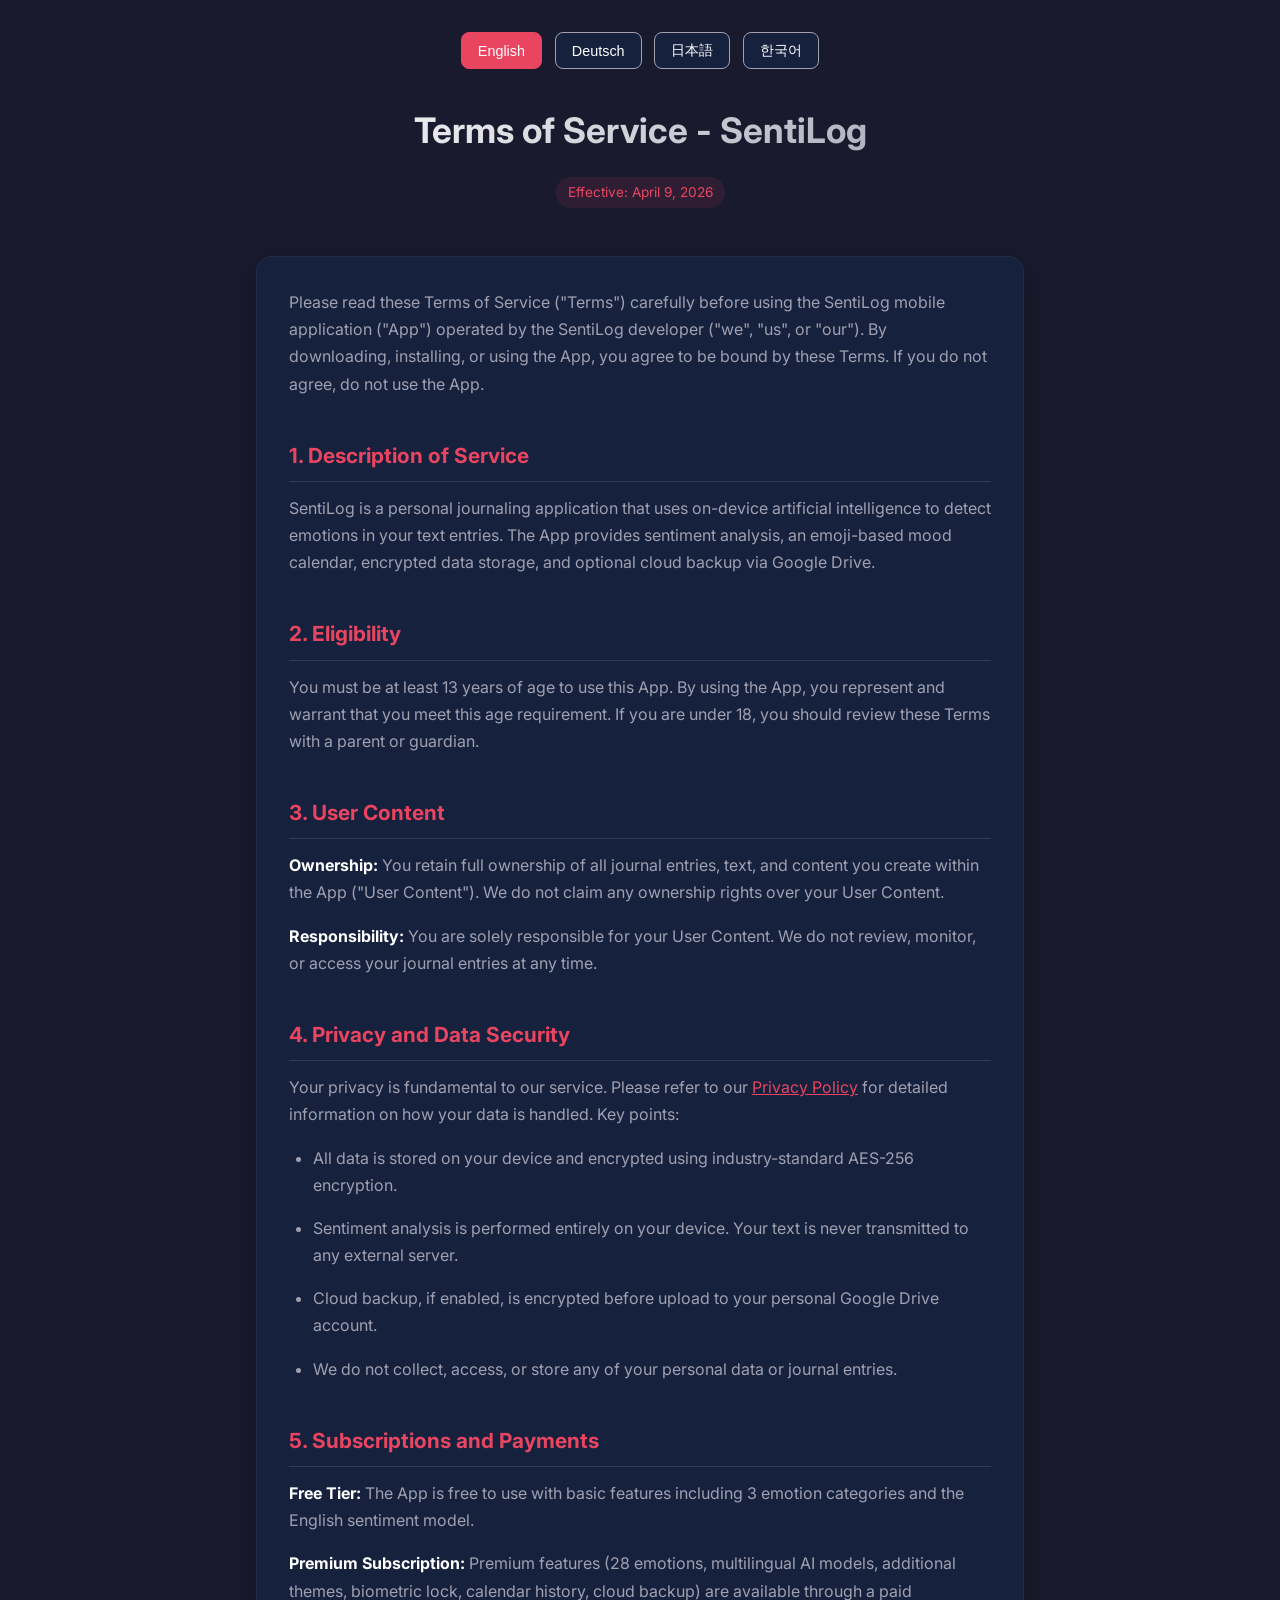
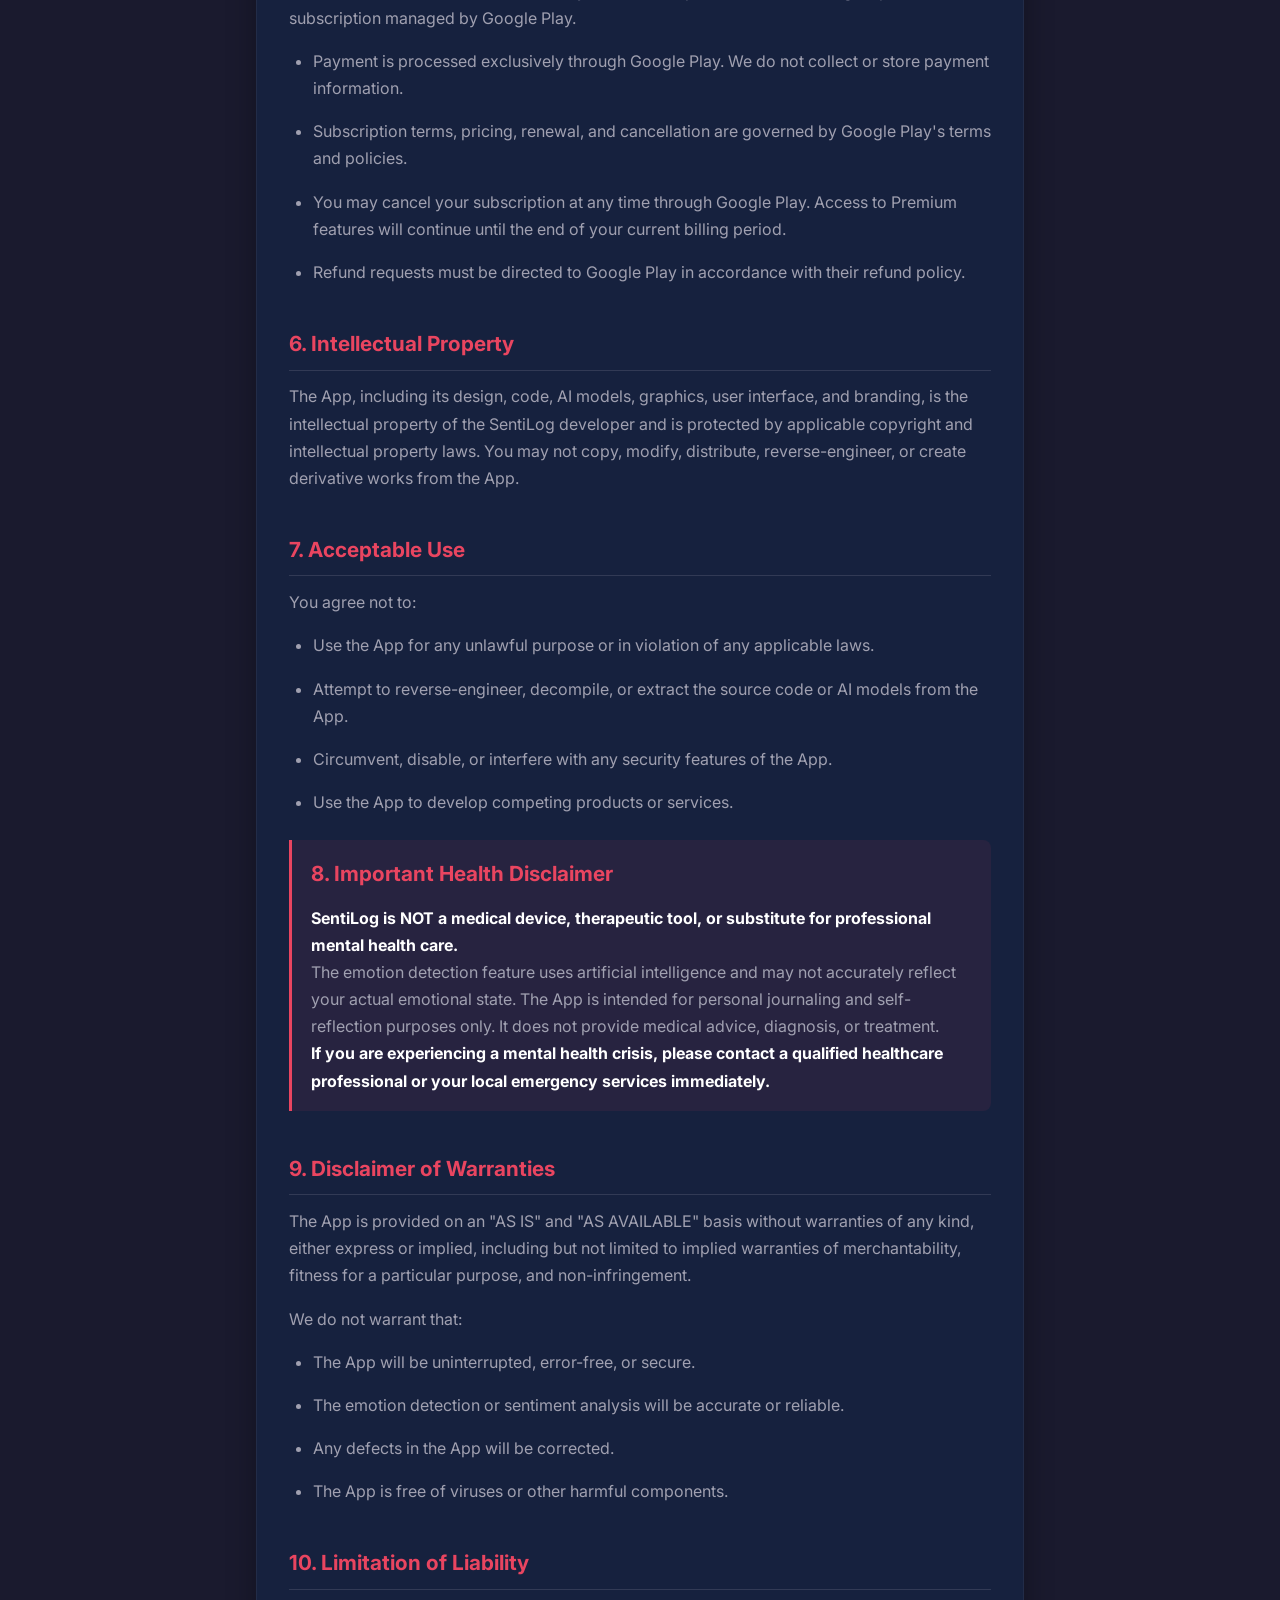
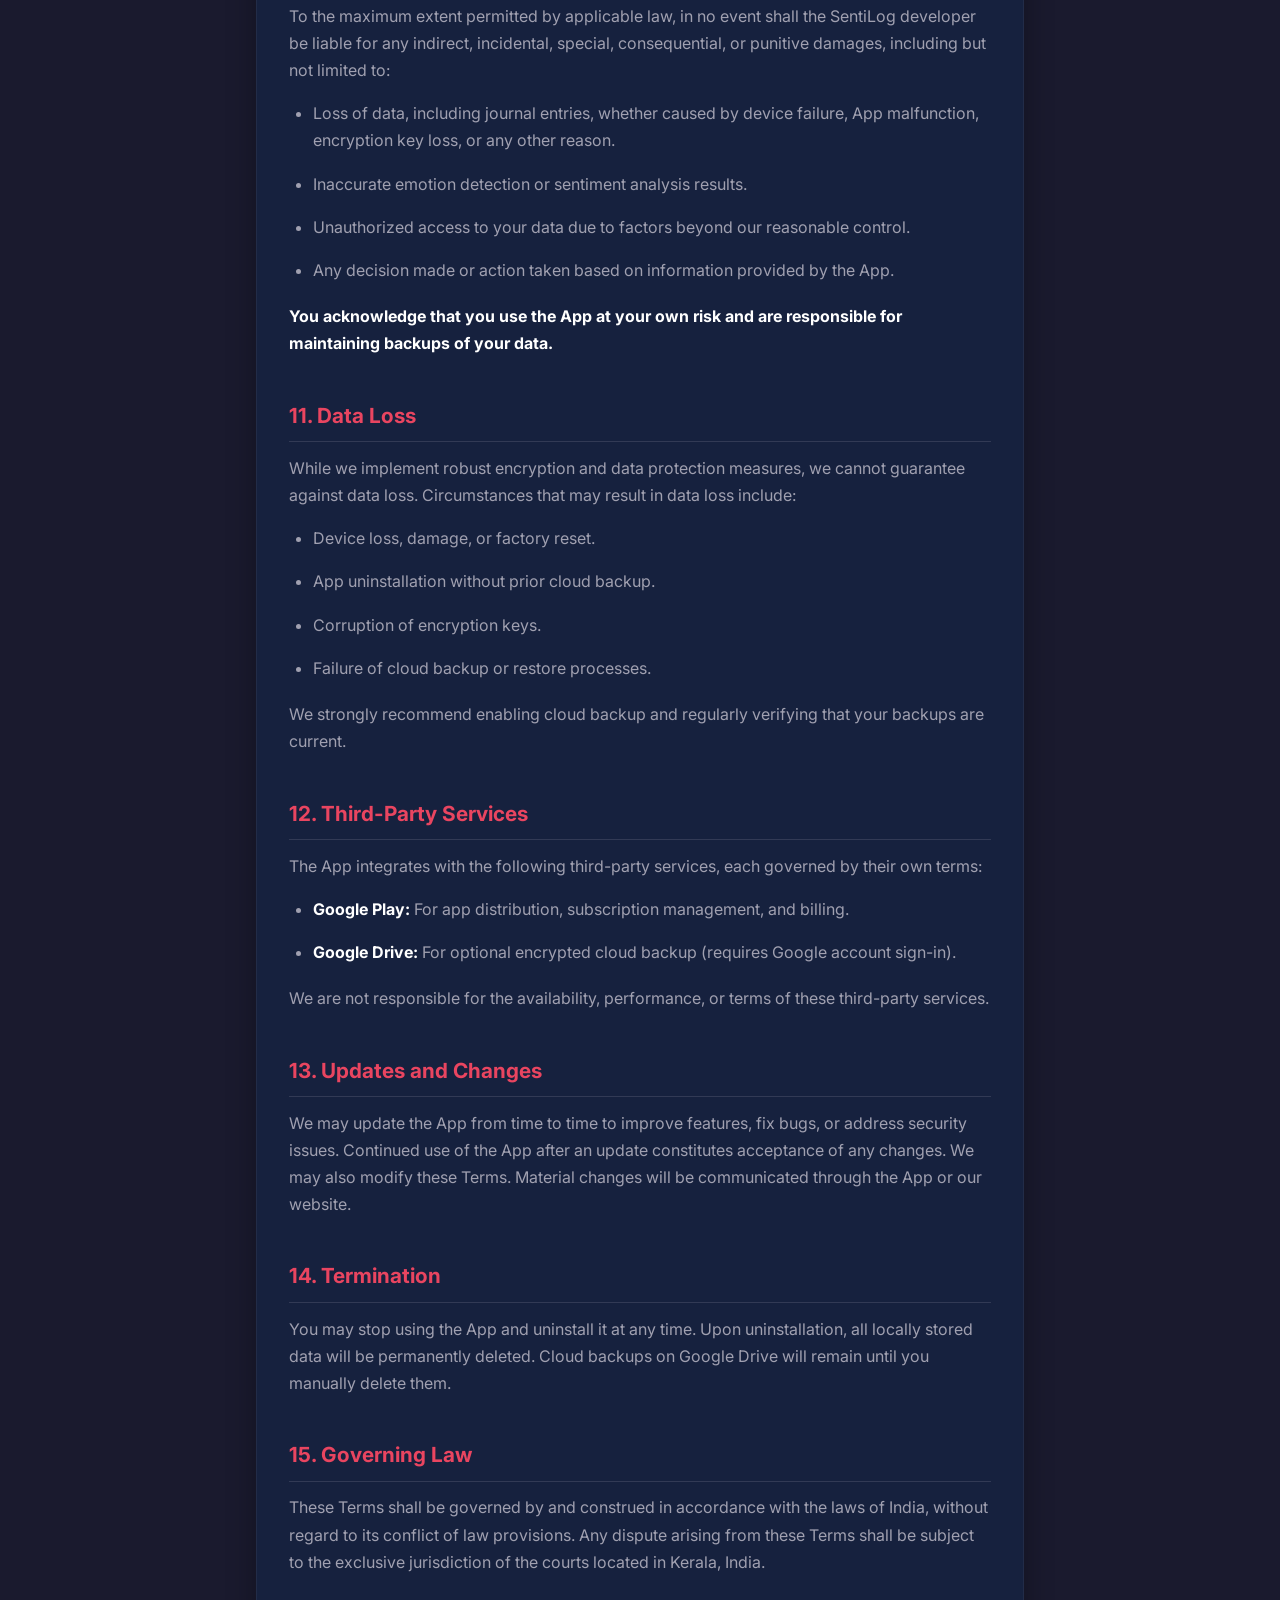
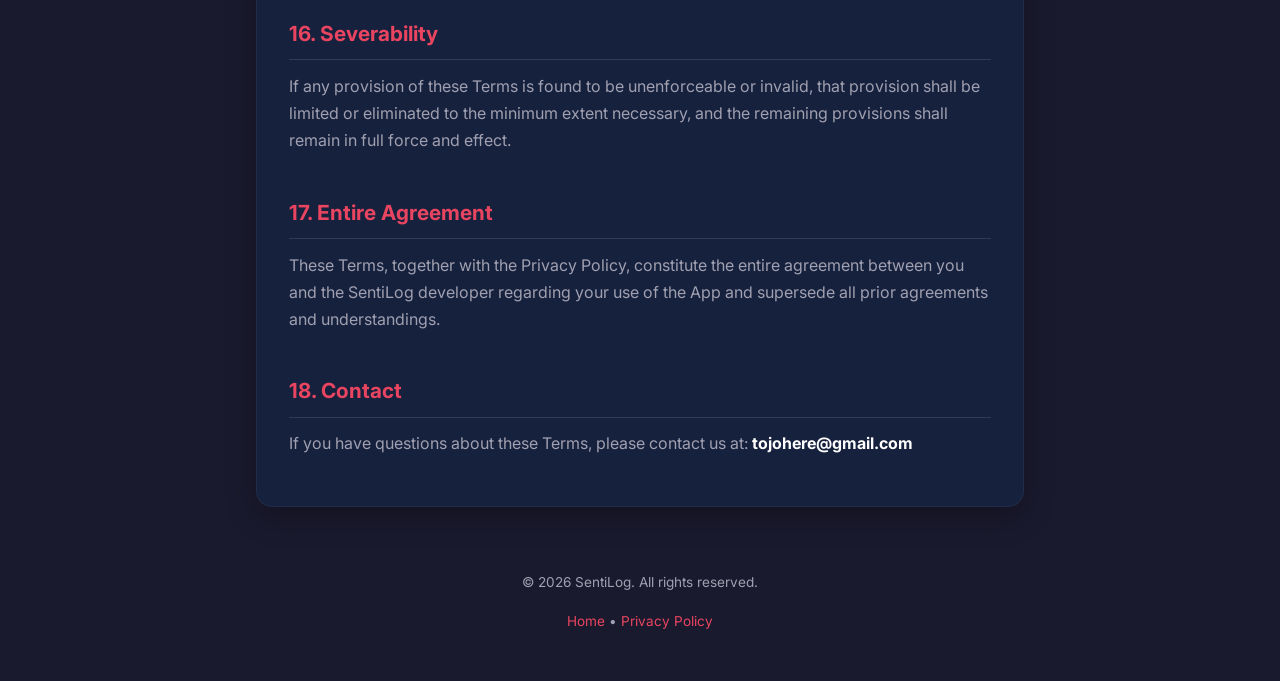
<file: SentiLog/terms-of-service.html>
<!DOCTYPE html>
<html lang="en">
<head>
    <meta charset="UTF-8">
    <meta name="viewport" content="width=device-width, initial-scale=1.0">
    <title>Terms of Service - SentiLog</title>
    <link rel="preconnect" href="https://fonts.googleapis.com">
    <link href="https://fonts.googleapis.com/css2?family=Inter:wght@300;400;500;600&display=swap" rel="stylesheet">
    <style>
        :root {
            --primary: #1a1a2e; --surface: #16213e; --accent: #e94560;
            --text-primary: #ffffff; --text-secondary: #a0a0b0;
        }
        * { box-sizing: border-box; margin: 0; padding: 0; }
        body { background-color: var(--primary); color: var(--text-primary); font-family: 'Inter', -apple-system, sans-serif; line-height: 1.7; padding: 2rem 1rem; max-width: 800px; margin: 0 auto; }
        header { text-align: center; margin-bottom: 3rem; }
        .lang-switcher { display: flex; justify-content: center; gap: 0.8rem; margin-bottom: 2rem; flex-wrap: wrap; }
        .lang-btn { background: var(--surface); border: 1px solid var(--text-secondary); color: var(--text-primary); padding: 0.5rem 1rem; border-radius: 8px; cursor: pointer; transition: all 0.3s; font-weight: 500; font-size: 0.9rem; }
        .lang-btn:hover { border-color: var(--accent); }
        .lang-btn.active { background: var(--accent); border-color: var(--accent); }
        h1 { font-size: 2.2rem; margin-bottom: 1rem; background: linear-gradient(135deg, #fff, var(--text-secondary)); -webkit-background-clip: text; background-clip: text; -webkit-text-fill-color: transparent; }
        h2 { font-size: 1.3rem; margin-top: 2.5rem; margin-bottom: 0.8rem; color: var(--accent); border-bottom: 1px solid rgba(160,160,176,0.2); padding-bottom: 0.5rem; }
        p, li { margin-bottom: 1rem; color: var(--text-secondary); }
        ul { margin-left: 1.5rem; margin-bottom: 1.2rem; }
        strong { color: var(--text-primary); }
        .status-badge { background: rgba(233,69,96,0.1); color: var(--accent); padding: 0.25rem 0.75rem; border-radius: 20px; font-size: 0.85rem; display: inline-block; }
        .card { background: var(--surface); padding: 2rem; border-radius: 16px; box-shadow: 0 10px 30px rgba(0,0,0,0.3); border: 1px solid rgba(255,255,255,0.05); }
        .important { background: rgba(233,69,96,0.08); border-left: 3px solid var(--accent); padding: 1rem 1.2rem; border-radius: 0 8px 8px 0; margin: 1.5rem 0; }
        .important p { margin-bottom: 0; }
        footer { margin-top: 4rem; text-align: center; color: var(--text-secondary); font-size: 0.85rem; }
        footer a { color: var(--accent); text-decoration: none; }
        [data-lang] { display: none; }
        [data-lang].active { display: block; }
        @media (max-width: 600px) { h1 { font-size: 1.8rem; } .card { padding: 1.5rem; } }
    </style>
</head>
<body>

<header>
    <div class="lang-switcher">
        <button class="lang-btn active" onclick="switchLang('en')">English</button>
        <button class="lang-btn" onclick="switchLang('de')">Deutsch</button>
        <button class="lang-btn" onclick="switchLang('ja')">日本語</button>
        <button class="lang-btn" onclick="switchLang('ko')">한국어</button>
    </div>
    <h1 id="title">Terms of Service - SentiLog</h1>
    <div class="status-badge" id="last-updated">Effective: April 9, 2026</div>
</header>

<main class="card">

<!-- ═══════════════════ ENGLISH ═══════════════════ -->
<section data-lang="en" class="active">

<p>Please read these Terms of Service ("Terms") carefully before using the SentiLog mobile application ("App") operated by the SentiLog developer ("we", "us", or "our"). By downloading, installing, or using the App, you agree to be bound by these Terms. If you do not agree, do not use the App.</p>

<h2>1. Description of Service</h2>
<p>SentiLog is a personal journaling application that uses on-device artificial intelligence to detect emotions in your text entries. The App provides sentiment analysis, an emoji-based mood calendar, encrypted data storage, and optional cloud backup via Google Drive.</p>

<h2>2. Eligibility</h2>
<p>You must be at least 13 years of age to use this App. By using the App, you represent and warrant that you meet this age requirement. If you are under 18, you should review these Terms with a parent or guardian.</p>

<h2>3. User Content</h2>
<p><strong>Ownership:</strong> You retain full ownership of all journal entries, text, and content you create within the App ("User Content"). We do not claim any ownership rights over your User Content.</p>
<p><strong>Responsibility:</strong> You are solely responsible for your User Content. We do not review, monitor, or access your journal entries at any time.</p>

<h2>4. Privacy and Data Security</h2>
<p>Your privacy is fundamental to our service. Please refer to our <a href="privacy-policy.html" style="color:var(--accent)">Privacy Policy</a> for detailed information on how your data is handled. Key points:</p>
<ul>
    <li>All data is stored on your device and encrypted using industry-standard AES-256 encryption.</li>
    <li>Sentiment analysis is performed entirely on your device. Your text is never transmitted to any external server.</li>
    <li>Cloud backup, if enabled, is encrypted before upload to your personal Google Drive account.</li>
    <li>We do not collect, access, or store any of your personal data or journal entries.</li>
</ul>

<h2>5. Subscriptions and Payments</h2>
<p><strong>Free Tier:</strong> The App is free to use with basic features including 3 emotion categories and the English sentiment model.</p>
<p><strong>Premium Subscription:</strong> Premium features (28 emotions, multilingual AI models, additional themes, biometric lock, calendar history, cloud backup) are available through a paid subscription managed by Google Play.</p>
<ul>
    <li>Payment is processed exclusively through Google Play. We do not collect or store payment information.</li>
    <li>Subscription terms, pricing, renewal, and cancellation are governed by Google Play's terms and policies.</li>
    <li>You may cancel your subscription at any time through Google Play. Access to Premium features will continue until the end of your current billing period.</li>
    <li>Refund requests must be directed to Google Play in accordance with their refund policy.</li>
</ul>

<h2>6. Intellectual Property</h2>
<p>The App, including its design, code, AI models, graphics, user interface, and branding, is the intellectual property of the SentiLog developer and is protected by applicable copyright and intellectual property laws. You may not copy, modify, distribute, reverse-engineer, or create derivative works from the App.</p>

<h2>7. Acceptable Use</h2>
<p>You agree not to:</p>
<ul>
    <li>Use the App for any unlawful purpose or in violation of any applicable laws.</li>
    <li>Attempt to reverse-engineer, decompile, or extract the source code or AI models from the App.</li>
    <li>Circumvent, disable, or interfere with any security features of the App.</li>
    <li>Use the App to develop competing products or services.</li>
</ul>

<div class="important">
<h2 style="margin-top:0; border:none; padding:0;">8. Important Health Disclaimer</h2>
<p><strong>SentiLog is NOT a medical device, therapeutic tool, or substitute for professional mental health care.</strong></p>
<p>The emotion detection feature uses artificial intelligence and may not accurately reflect your actual emotional state. The App is intended for personal journaling and self-reflection purposes only. It does not provide medical advice, diagnosis, or treatment.</p>
<p><strong>If you are experiencing a mental health crisis, please contact a qualified healthcare professional or your local emergency services immediately.</strong></p>
</div>

<h2>9. Disclaimer of Warranties</h2>
<p>The App is provided on an "AS IS" and "AS AVAILABLE" basis without warranties of any kind, either express or implied, including but not limited to implied warranties of merchantability, fitness for a particular purpose, and non-infringement.</p>
<p>We do not warrant that:</p>
<ul>
    <li>The App will be uninterrupted, error-free, or secure.</li>
    <li>The emotion detection or sentiment analysis will be accurate or reliable.</li>
    <li>Any defects in the App will be corrected.</li>
    <li>The App is free of viruses or other harmful components.</li>
</ul>

<h2>10. Limitation of Liability</h2>
<p>To the maximum extent permitted by applicable law, in no event shall the SentiLog developer be liable for any indirect, incidental, special, consequential, or punitive damages, including but not limited to:</p>
<ul>
    <li>Loss of data, including journal entries, whether caused by device failure, App malfunction, encryption key loss, or any other reason.</li>
    <li>Inaccurate emotion detection or sentiment analysis results.</li>
    <li>Unauthorized access to your data due to factors beyond our reasonable control.</li>
    <li>Any decision made or action taken based on information provided by the App.</li>
</ul>
<p><strong>You acknowledge that you use the App at your own risk and are responsible for maintaining backups of your data.</strong></p>

<h2>11. Data Loss</h2>
<p>While we implement robust encryption and data protection measures, we cannot guarantee against data loss. Circumstances that may result in data loss include:</p>
<ul>
    <li>Device loss, damage, or factory reset.</li>
    <li>App uninstallation without prior cloud backup.</li>
    <li>Corruption of encryption keys.</li>
    <li>Failure of cloud backup or restore processes.</li>
</ul>
<p>We strongly recommend enabling cloud backup and regularly verifying that your backups are current.</p>

<h2>12. Third-Party Services</h2>
<p>The App integrates with the following third-party services, each governed by their own terms:</p>
<ul>
    <li><strong>Google Play:</strong> For app distribution, subscription management, and billing.</li>
    <li><strong>Google Drive:</strong> For optional encrypted cloud backup (requires Google account sign-in).</li>
</ul>
<p>We are not responsible for the availability, performance, or terms of these third-party services.</p>

<h2>13. Updates and Changes</h2>
<p>We may update the App from time to time to improve features, fix bugs, or address security issues. Continued use of the App after an update constitutes acceptance of any changes. We may also modify these Terms. Material changes will be communicated through the App or our website.</p>

<h2>14. Termination</h2>
<p>You may stop using the App and uninstall it at any time. Upon uninstallation, all locally stored data will be permanently deleted. Cloud backups on Google Drive will remain until you manually delete them.</p>

<h2>15. Governing Law</h2>
<p>These Terms shall be governed by and construed in accordance with the laws of India, without regard to its conflict of law provisions. Any dispute arising from these Terms shall be subject to the exclusive jurisdiction of the courts located in Kerala, India.</p>

<h2>16. Severability</h2>
<p>If any provision of these Terms is found to be unenforceable or invalid, that provision shall be limited or eliminated to the minimum extent necessary, and the remaining provisions shall remain in full force and effect.</p>

<h2>17. Entire Agreement</h2>
<p>These Terms, together with the Privacy Policy, constitute the entire agreement between you and the SentiLog developer regarding your use of the App and supersede all prior agreements and understandings.</p>

<h2>18. Contact</h2>
<p>If you have questions about these Terms, please contact us at: <strong class="protected-email">Loading...</strong></p>

</section>

<!-- ═══════════════════ GERMAN ═══════════════════ -->
<section data-lang="de">

<p>Bitte lesen Sie diese Nutzungsbedingungen ("Bedingungen") sorgfältig durch, bevor Sie die mobile Anwendung SentiLog ("App") verwenden, die vom SentiLog-Entwickler ("wir", "uns" oder "unser") betrieben wird. Durch das Herunterladen, Installieren oder Verwenden der App erklären Sie sich mit diesen Bedingungen einverstanden. Wenn Sie nicht einverstanden sind, verwenden Sie die App nicht.</p>

<h2>1. Beschreibung des Dienstes</h2>
<p>SentiLog ist eine persönliche Tagebuch-Anwendung, die On-Device-KI verwendet, um Emotionen in Ihren Texteinträgen zu erkennen. Die App bietet Stimmungsanalyse, einen Emoji-basierten Stimmungskalender, verschlüsselte Datenspeicherung und optionales Cloud-Backup über Google Drive.</p>

<h2>2. Nutzungsberechtigung</h2>
<p>Sie müssen mindestens 13 Jahre alt sein, um diese App zu nutzen. Durch die Nutzung der App bestätigen Sie, dass Sie diese Altersanforderung erfüllen. Wenn Sie unter 18 sind, sollten Sie diese Bedingungen mit einem Elternteil oder Erziehungsberechtigten durchlesen.</p>

<h2>3. Benutzerinhalte</h2>
<p><strong>Eigentum:</strong> Sie behalten das vollständige Eigentum an allen Tagebucheinträgen, Texten und Inhalten, die Sie in der App erstellen ("Benutzerinhalte"). Wir erheben keine Eigentumsrechte an Ihren Benutzerinhalten.</p>
<p><strong>Verantwortung:</strong> Sie sind allein für Ihre Benutzerinhalte verantwortlich. Wir überprüfen, überwachen oder greifen zu keinem Zeitpunkt auf Ihre Tagebucheinträge zu.</p>

<h2>4. Datenschutz und Datensicherheit</h2>
<p>Ihre Privatsphäre ist grundlegend für unseren Dienst. Bitte lesen Sie unsere <a href="privacy-policy.html" style="color:var(--accent)">Datenschutzerklärung</a> für Details. Wichtige Punkte:</p>
<ul>
    <li>Alle Daten werden auf Ihrem Gerät gespeichert und mit AES-256-Verschlüsselung geschützt.</li>
    <li>Die Stimmungsanalyse erfolgt vollständig auf Ihrem Gerät. Ihr Text wird nie an externe Server übertragen.</li>
    <li>Cloud-Backup wird vor dem Upload auf Ihr Google Drive verschlüsselt.</li>
    <li>Wir erfassen, nutzen oder speichern keine Ihrer persönlichen Daten oder Tagebucheinträge.</li>
</ul>

<h2>5. Abonnements und Zahlungen</h2>
<p><strong>Kostenlose Version:</strong> Die App ist mit Grundfunktionen kostenlos nutzbar, einschließlich 3 Emotionskategorien und dem englischen Stimmungsmodell.</p>
<p><strong>Premium-Abonnement:</strong> Premium-Funktionen (28 Emotionen, mehrsprachige KI-Modelle, zusätzliche Themes, biometrische Sperre, Kalenderhistorie, Cloud-Backup) sind über ein kostenpflichtiges Abonnement über Google Play verfügbar.</p>
<ul>
    <li>Die Zahlung wird ausschließlich über Google Play abgewickelt. Wir erheben oder speichern keine Zahlungsinformationen.</li>
    <li>Abonnementbedingungen, Preise, Verlängerung und Kündigung unterliegen den Bedingungen und Richtlinien von Google Play.</li>
    <li>Sie können Ihr Abonnement jederzeit über Google Play kündigen.</li>
    <li>Erstattungsanträge sind gemäß den Erstattungsrichtlinien an Google Play zu richten.</li>
</ul>

<h2>6. Geistiges Eigentum</h2>
<p>Die App, einschließlich Design, Code, KI-Modelle, Grafiken, Benutzeroberfläche und Branding, ist geistiges Eigentum des SentiLog-Entwicklers und durch geltende Urheber- und Gesetze zum Schutz geistigen Eigentums geschützt.</p>

<h2>7. Zulässige Nutzung</h2>
<p>Sie verpflichten sich, die App nicht für rechtswidrige Zwecke zu verwenden, nicht zu versuchen, die App zu dekompilieren oder zu reverse-engineeren, Sicherheitsfunktionen zu umgehen oder die App zur Entwicklung konkurrierender Produkte zu verwenden.</p>

<div class="important">
<h2 style="margin-top:0; border:none; padding:0;">8. Wichtiger Gesundheitshinweis</h2>
<p><strong>SentiLog ist KEIN medizinisches Gerät, therapeutisches Werkzeug oder Ersatz für professionelle psychische Gesundheitsversorgung.</strong></p>
<p>Die Emotionserkennung verwendet künstliche Intelligenz und spiegelt möglicherweise nicht genau Ihren tatsächlichen emotionalen Zustand wider. Die App ist ausschließlich für persönliches Tagebuchführen und Selbstreflexion bestimmt.</p>
<p><strong>Wenn Sie sich in einer psychischen Krise befinden, wenden Sie sich bitte sofort an einen qualifizierten Gesundheitsfachmann oder Ihren örtlichen Notdienst.</strong></p>
</div>

<h2>9. Gewährleistungsausschluss</h2>
<p>Die App wird "WIE BESEHEN" und "WIE VERFÜGBAR" ohne jegliche ausdrückliche oder stillschweigende Gewährleistung bereitgestellt. Wir übernehmen keine Gewähr dafür, dass die App unterbrechungsfrei, fehlerfrei oder sicher ist, oder dass die Emotionserkennung genau oder zuverlässig ist.</p>

<h2>10. Haftungsbeschränkung</h2>
<p>Im maximal gesetzlich zulässigen Umfang haftet der SentiLog-Entwickler nicht für indirekte, zufällige, besondere, Folge- oder Strafschäden, einschließlich Datenverlust, ungenaue Emotionserkennung oder unbefugten Datenzugriff.</p>
<p><strong>Sie erkennen an, dass Sie die App auf eigenes Risiko nutzen und für die Pflege von Datensicherungen verantwortlich sind.</strong></p>

<h2>11. Datenverlust</h2>
<p>Trotz robuster Verschlüsselungs- und Datenschutzmaßnahmen können wir keinen Datenverlust ausschließen. Wir empfehlen dringend, Cloud-Backup zu aktivieren und regelmäßig zu überprüfen.</p>

<h2>12. Drittanbieterdienste</h2>
<p>Die App integriert Google Play (Vertrieb, Abonnements, Abrechnung) und Google Drive (optionales verschlüsseltes Cloud-Backup). Wir sind nicht verantwortlich für die Verfügbarkeit oder Bedingungen dieser Drittanbieterdienste.</p>

<h2>13. Aktualisierungen und Änderungen</h2>
<p>Wir können die App und diese Bedingungen von Zeit zu Zeit aktualisieren. Die fortgesetzte Nutzung nach einem Update gilt als Zustimmung zu Änderungen.</p>

<h2>14. Kündigung</h2>
<p>Sie können die Nutzung der App jederzeit beenden und sie deinstallieren. Bei der Deinstallation werden alle lokal gespeicherten Daten dauerhaft gelöscht. Cloud-Backups auf Google Drive bleiben bestehen, bis Sie sie manuell löschen.</p>

<h2>15. Anwendbares Recht</h2>
<p>Diese Bedingungen unterliegen den Gesetzen Indiens. Streitigkeiten unterliegen der ausschließlichen Zuständigkeit der Gerichte in Kerala, Indien.</p>

<h2>16. Salvatorische Klausel</h2>
<p>Sollte eine Bestimmung dieser Bedingungen für unwirksam befunden werden, bleiben die übrigen Bestimmungen in vollem Umfang wirksam.</p>

<h2>17. Gesamte Vereinbarung</h2>
<p>Diese Bedingungen bilden zusammen mit der Datenschutzerklärung die gesamte Vereinbarung zwischen Ihnen und dem SentiLog-Entwickler.</p>

<h2>18. Kontakt</h2>
<p>Fragen zu diesen Bedingungen? Kontaktieren Sie uns unter: <strong class="protected-email">Wird geladen...</strong></p>

</section>

<!-- ═══════════════════ JAPANESE ═══════════════════ -->
<section data-lang="ja">

<p>SentiLogモバイルアプリケーション（以下「本アプリ」）をご利用になる前に、本利用規約（以下「本規約」）をよくお読みください。本アプリをダウンロード、インストール、または使用することにより、本規約に同意したものとみなされます。同意いただけない場合は、本アプリを使用しないでください。</p>

<h2>1. サービスの説明</h2>
<p>SentiLogは、デバイス上の人工知能を使用してテキストエントリの感情を検出する個人用ジャーナルアプリケーションです。感情分析、絵文字ベースの気分カレンダー、暗号化データストレージ、Google Drive経由のオプションのクラウドバックアップを提供します。</p>

<h2>2. 利用資格</h2>
<p>本アプリを使用するには13歳以上である必要があります。本アプリを使用することにより、この年齢要件を満たしていることを表明し保証するものとします。18歳未満の方は、保護者とともに本規約を確認してください。</p>

<h2>3. ユーザーコンテンツ</h2>
<p><strong>所有権：</strong>本アプリ内で作成されたすべてのジャーナルエントリ、テキスト、コンテンツ（以下「ユーザーコンテンツ」）の完全な所有権はお客様に帰属します。当社はユーザーコンテンツに対するいかなる所有権も主張しません。</p>
<p><strong>責任：</strong>ユーザーコンテンツについてはお客様が単独で責任を負います。当社はいかなる時もお客様のジャーナルエントリを確認、監視、またはアクセスすることはありません。</p>

<h2>4. プライバシーとデータセキュリティ</h2>
<p>プライバシーは当社サービスの基本です。詳細については<a href="privacy-policy.html" style="color:var(--accent)">プライバシーポリシー</a>をご参照ください。主なポイント：</p>
<ul>
    <li>すべてのデータはお客様のデバイスに保存され、AES-256暗号化で保護されます。</li>
    <li>感情分析は完全にデバイス上で実行されます。テキストが外部サーバーに送信されることはありません。</li>
    <li>クラウドバックアップは、Google Driveへのアップロード前に暗号化されます。</li>
    <li>当社はお客様の個人データやジャーナルエントリを収集、アクセス、または保存しません。</li>
</ul>

<h2>5. サブスクリプションと支払い</h2>
<p><strong>無料プラン：</strong>3つの感情カテゴリと英語の感情モデルを含む基本機能で無料で使用できます。</p>
<p><strong>プレミアムサブスクリプション：</strong>プレミアム機能（28の感情、多言語AIモデル、追加テーマ、生体認証ロック、カレンダー履歴、クラウドバックアップ）はGoogle Play経由の有料サブスクリプションで利用できます。</p>
<ul>
    <li>支払いはGoogle Playを通じてのみ処理されます。当社は支払い情報を収集または保存しません。</li>
    <li>サブスクリプションの条件、価格、更新、キャンセルはGoogle Playの規約に準拠します。</li>
    <li>Google Playを通じていつでもサブスクリプションをキャンセルできます。</li>
    <li>払い戻しの請求はGoogle Playの払い戻しポリシーに従ってください。</li>
</ul>

<h2>6. 知的財産権</h2>
<p>本アプリ（デザイン、コード、AIモデル、グラフィックス、UI、ブランディングを含む）はSentiLog開発者の知的財産であり、適用される著作権法および知的財産法により保護されています。</p>

<h2>7. 許容される使用</h2>
<p>違法な目的での使用、リバースエンジニアリング、逆コンパイル、ソースコードやAIモデルの抽出の試み、セキュリティ機能の回避、競合製品の開発への使用を行わないことに同意するものとします。</p>

<div class="important">
<h2 style="margin-top:0; border:none; padding:0;">8. 重要な健康に関する免責事項</h2>
<p><strong>SentiLogは医療機器、治療ツール、または専門的なメンタルヘルスケアの代替品ではありません。</strong></p>
<p>感情検出機能は人工知能を使用しており、お客様の実際の感情状態を正確に反映しない場合があります。本アプリは個人的なジャーナリングと自己省察のみを目的としています。医療上の助言、診断、または治療を提供するものではありません。</p>
<p><strong>メンタルヘルスの危機的状況にある場合は、直ちに資格のある医療専門家またはお住まいの地域の緊急サービスにご連絡ください。</strong></p>
</div>

<h2>9. 保証の免責</h2>
<p>本アプリは、明示的または黙示的を問わず、いかなる種類の保証もなく「現状有姿」および「利用可能な状態」で提供されます。本アプリが中断なく、エラーなく、安全に動作すること、または感情検出が正確であることを保証しません。</p>

<h2>10. 責任の制限</h2>
<p>適用法令で認められる最大限の範囲において、SentiLog開発者は、データの喪失、不正確な感情検出、または不正なデータアクセスを含む、間接的、偶発的、特別、結果的、または懲罰的損害について一切の責任を負いません。</p>
<p><strong>お客様は、自己の責任において本アプリを使用し、データのバックアップを維持する責任があることを認めるものとします。</strong></p>

<h2>11. データの損失</h2>
<p>堅牢な暗号化とデータ保護措置を講じていますが、データの損失を完全に防ぐことはできません。クラウドバックアップを有効にし、定期的に確認することを強くお勧めします。</p>

<h2>12. 第三者サービス</h2>
<p>本アプリはGoogle Play（配信、サブスクリプション、請求）およびGoogle Drive（オプションの暗号化クラウドバックアップ）と連携しています。これらの第三者サービスの可用性や条件について当社は責任を負いません。</p>

<h2>13. 更新と変更</h2>
<p>本アプリおよび本規約は随時更新されることがあります。更新後の継続使用は変更への同意とみなされます。</p>

<h2>14. 終了</h2>
<p>いつでも本アプリの使用を中止し、アンインストールできます。アンインストールにより、ローカルに保存されたすべてのデータは完全に削除されます。Google Drive上のクラウドバックアップは手動で削除するまで残ります。</p>

<h2>15. 準拠法</h2>
<p>本規約はインドの法律に準拠します。紛争はインド・ケララ州の裁判所の専属管轄に服するものとします。</p>

<h2>16. 分離可能性</h2>
<p>本規約のいずれかの条項が無効と判断された場合、残りの条項は引き続き完全に有効です。</p>

<h2>17. 完全な合意</h2>
<p>本規約はプライバシーポリシーとともに、本アプリの使用に関するお客様とSentiLog開発者との間の完全な合意を構成します。</p>

<h2>18. お問い合わせ</h2>
<p>本規約についてのご質問は、こちらまで: <strong class="protected-email">読み込み中...</strong></p>

</section>

<!-- ═══════════════════ KOREAN ═══════════════════ -->
<section data-lang="ko">

<p>SentiLog 모바일 애플리케이션(이하 "앱")을 사용하기 전에 본 이용약관(이하 "약관")을 주의 깊게 읽어주십시오. 앱을 다운로드, 설치 또는 사용함으로써 본 약관에 동의하는 것으로 간주됩니다. 동의하지 않으시면 앱을 사용하지 마십시오.</p>

<h2>1. 서비스 설명</h2>
<p>SentiLog는 온디바이스 인공지능을 사용하여 텍스트 항목의 감정을 감지하는 개인 일기 애플리케이션입니다. 감정 분석, 이모지 기반 기분 캘린더, 암호화된 데이터 저장, Google Drive를 통한 선택적 클라우드 백업을 제공합니다.</p>

<h2>2. 이용 자격</h2>
<p>본 앱을 사용하려면 만 13세 이상이어야 합니다. 앱을 사용함으로써 이 연령 요건을 충족함을 진술하고 보증합니다. 만 18세 미만인 경우 부모 또는 보호자와 함께 본 약관을 검토해야 합니다.</p>

<h2>3. 사용자 콘텐츠</h2>
<p><strong>소유권:</strong> 앱 내에서 생성한 모든 일기 항목, 텍스트 및 콘텐츠(이하 "사용자 콘텐츠")에 대한 완전한 소유권은 사용자에게 있습니다. 당사는 사용자 콘텐츠에 대한 어떠한 소유권도 주장하지 않습니다.</p>
<p><strong>책임:</strong> 사용자 콘텐츠에 대한 책임은 전적으로 사용자에게 있습니다. 당사는 어떠한 경우에도 사용자의 일기 항목을 검토, 모니터링 또는 접근하지 않습니다.</p>

<h2>4. 개인정보 보호 및 데이터 보안</h2>
<p>개인정보 보호는 당사 서비스의 기본입니다. 자세한 내용은 <a href="privacy-policy.html" style="color:var(--accent)">개인정보처리방침</a>을 참조하십시오. 주요 사항:</p>
<ul>
    <li>모든 데이터는 기기에 저장되며 AES-256 암호화로 보호됩니다.</li>
    <li>감정 분석은 기기에서 완전히 수행됩니다. 텍스트가 외부 서버로 전송되지 않습니다.</li>
    <li>클라우드 백업은 Google Drive 업로드 전에 암호화됩니다.</li>
    <li>당사는 사용자의 개인 데이터나 일기 항목을 수집, 접근 또는 저장하지 않습니다.</li>
</ul>

<h2>5. 구독 및 결제</h2>
<p><strong>무료 버전:</strong> 3가지 감정 카테고리와 영어 감정 모델을 포함한 기본 기능으로 무료 사용 가능합니다.</p>
<p><strong>프리미엄 구독:</strong> 프리미엄 기능(28가지 감정, 다국어 AI 모델, 추가 테마, 생체 인증 잠금, 캘린더 기록, 클라우드 백업)은 Google Play를 통한 유료 구독으로 이용 가능합니다.</p>
<ul>
    <li>결제는 Google Play를 통해서만 처리됩니다. 당사는 결제 정보를 수집하거나 저장하지 않습니다.</li>
    <li>구독 조건, 가격, 갱신 및 취소는 Google Play의 약관에 따릅니다.</li>
    <li>Google Play를 통해 언제든지 구독을 취소할 수 있습니다.</li>
    <li>환불 요청은 Google Play의 환불 정책에 따라 진행해야 합니다.</li>
</ul>

<h2>6. 지적 재산권</h2>
<p>앱(디자인, 코드, AI 모델, 그래픽, UI, 브랜딩 포함)은 SentiLog 개발자의 지적 재산이며 해당 저작권법 및 지적재산권법의 보호를 받습니다.</p>

<h2>7. 허용되는 사용</h2>
<p>불법적인 목적으로의 사용, 리버스 엔지니어링, 디컴파일, 소스 코드 또는 AI 모델 추출 시도, 보안 기능 우회, 경쟁 제품 개발을 위한 사용을 하지 않을 것에 동의합니다.</p>

<div class="important">
<h2 style="margin-top:0; border:none; padding:0;">8. 중요 건강 면책 조항</h2>
<p><strong>SentiLog는 의료 기기, 치료 도구 또는 전문적인 정신 건강 관리의 대체물이 아닙니다.</strong></p>
<p>감정 감지 기능은 인공지능을 사용하며 실제 감정 상태를 정확히 반영하지 못할 수 있습니다. 본 앱은 개인 일기 작성과 자기 성찰 목적으로만 사용됩니다. 의학적 조언, 진단 또는 치료를 제공하지 않습니다.</p>
<p><strong>정신 건강 위기 상황에 처한 경우, 즉시 자격을 갖춘 의료 전문가 또는 지역 응급 서비스에 연락하십시오.</strong></p>
</div>

<h2>9. 보증의 부인</h2>
<p>앱은 명시적이든 묵시적이든 어떠한 종류의 보증 없이 "있는 그대로" 및 "이용 가능한 상태로" 제공됩니다. 앱이 중단 없이, 오류 없이, 안전하게 작동하거나 감정 감지가 정확할 것을 보증하지 않습니다.</p>

<h2>10. 책임의 제한</h2>
<p>관련 법률이 허용하는 최대 범위 내에서, SentiLog 개발자는 데이터 손실, 부정확한 감정 감지, 무단 데이터 접근을 포함한 간접적, 우발적, 특별, 결과적 또는 징벌적 손해에 대해 책임지지 않습니다.</p>
<p><strong>사용자는 자신의 위험 부담으로 앱을 사용하며 데이터 백업 유지에 대한 책임이 있음을 인정합니다.</strong></p>

<h2>11. 데이터 손실</h2>
<p>강력한 암호화 및 데이터 보호 조치에도 불구하고 데이터 손실을 완전히 방지할 수 없습니다. 클라우드 백업을 활성화하고 정기적으로 확인하는 것을 강력히 권장합니다.</p>

<h2>12. 제3자 서비스</h2>
<p>앱은 Google Play(배포, 구독, 결제) 및 Google Drive(선택적 암호화 클라우드 백업)와 연동됩니다. 이러한 제3자 서비스의 가용성이나 약관에 대해 당사는 책임지지 않습니다.</p>

<h2>13. 업데이트 및 변경</h2>
<p>앱과 본 약관은 수시로 업데이트될 수 있습니다. 업데이트 후 계속 사용하면 변경 사항에 동의한 것으로 간주됩니다.</p>

<h2>14. 해지</h2>
<p>언제든지 앱 사용을 중단하고 삭제할 수 있습니다. 삭제 시 로컬에 저장된 모든 데이터가 영구적으로 삭제됩니다. Google Drive의 클라우드 백업은 수동으로 삭제할 때까지 유지됩니다.</p>

<h2>15. 준거법</h2>
<p>본 약관은 인도 법률에 따라 적용됩니다. 분쟁은 인도 케랄라주 법원의 전속 관할에 따릅니다.</p>

<h2>16. 분리 가능성</h2>
<p>본 약관의 어떤 조항이 무효로 판명되더라도 나머지 조항은 완전히 유효합니다.</p>

<h2>17. 완전한 합의</h2>
<p>본 약관은 개인정보처리방침과 함께 앱 사용에 관한 사용자와 SentiLog 개발자 간의 완전한 합의를 구성합니다.</p>

<h2>18. 문의</h2>
<p>본 약관에 대한 질문은 다음으로 연락해 주세요: <strong class="protected-email">로딩 중...</strong></p>

</section>

</main>

<footer>
    <p>&copy; 2026 SentiLog. All rights reserved.</p>
    <p style="margin-top:0.5rem"><a href="index.html">Home</a> &bull; <a href="privacy-policy.html">Privacy Policy</a></p>
</footer>

<script>
const titles = { en:'Terms of Service - SentiLog', de:'Nutzungsbedingungen - SentiLog', ja:'利用規約 - SentiLog', ko:'이용약관 - SentiLog' };
const dates = { en:'Effective: April 9, 2026', de:'Gültig ab: 9. April 2026', ja:'発効日：2026年4月9日', ko:'시행일: 2026년 4월 9일' };
function switchLang(lang) {
    document.querySelectorAll('.lang-btn').forEach(b => b.classList.remove('active'));
    event.target.classList.add('active');
    document.querySelectorAll('[data-lang]').forEach(el => el.classList.toggle('active', el.getAttribute('data-lang') === lang));
    document.getElementById('title').innerText = titles[lang];
    document.getElementById('last-updated').innerText = dates[lang];
    document.documentElement.lang = lang;
}
document.addEventListener('DOMContentLoaded', function() {
    var p=['t','o','j','o','h','e','r','e'];var d=['g','m','a','i','l'];
    var em=p.join('')+String.fromCharCode(64)+d.join('')+'.com';
    document.querySelectorAll('.protected-email').forEach(function(el) {
        el.innerHTML='<a href="mai'+'lto:'+em+'" style="color:var(--text-primary);text-decoration:none">'+em+'</a>';
    });
});
</script>

</body>
</html>
</file>
<file: style.css>
/* ============================================
   Tojo Thomas — Personal Portfolio
   Premium Dark-Mode Design System
   ============================================ */

/* ---------- Google Font ---------- */
@import url('https://fonts.googleapis.com/css2?family=Inter:wght@300;400;500;600;700;800;900&display=swap');

/* ---------- CSS Custom Properties ---------- */
:root {
  /* Palette */
  --bg-primary:    #0b0f19;
  --bg-secondary:  #111827;
  --bg-card:       rgba(17, 24, 39, 0.65);
  --bg-card-hover: rgba(30, 41, 59, 0.8);
  --text-primary:  #f1f5f9;
  --text-secondary:#94a3b8;
  --text-muted:    #64748b;
  --accent-start:  #06b6d4;   /* cyan-500 */
  --accent-mid:    #3b82f6;   /* blue-500 */
  --accent-end:    #8b5cf6;   /* violet-500 */
  --border-color:  rgba(148,163,184,0.1);
  --gradient:      linear-gradient(135deg, var(--accent-start), var(--accent-mid), var(--accent-end));

  /* Typography */
  --font-family: 'Inter', system-ui, -apple-system, sans-serif;

  /* Spacing */
  --section-gap: 6rem;
  --container-max: 960px;

  /* Effects */
  --card-blur: 12px;
  --transition: 0.3s cubic-bezier(.4,0,.2,1);
}

/* ---------- Reset ---------- */
*, *::before, *::after { box-sizing: border-box; margin: 0; padding: 0; }
html { scroll-behavior: smooth; font-size: 16px; }
body {
  font-family: var(--font-family);
  background: var(--bg-primary);
  color: var(--text-primary);
  line-height: 1.7;
  -webkit-font-smoothing: antialiased;
  overflow-x: hidden;
}
a { color: var(--accent-start); text-decoration: none; transition: color var(--transition); }
a:hover { color: var(--accent-end); }
img { max-width: 100%; display: block; }
ul { list-style: none; }

/* ---------- Background Glow ---------- */
body::before {
  content: '';
  position: fixed;
  top: -40%; left: -20%;
  width: 80vw; height: 80vw;
  background: radial-gradient(circle, rgba(6,182,212,0.08) 0%, transparent 70%);
  pointer-events: none;
  z-index: 0;
}
body::after {
  content: '';
  position: fixed;
  bottom: -30%; right: -20%;
  width: 70vw; height: 70vw;
  background: radial-gradient(circle, rgba(139,92,246,0.06) 0%, transparent 70%);
  pointer-events: none;
  z-index: 0;
}

/* ---------- Utility ---------- */
.container { max-width: var(--container-max); margin: 0 auto; padding: 0 1.5rem; position: relative; z-index: 1; }
.section-label {
  display: inline-block;
  font-size: 0.75rem;
  font-weight: 700;
  letter-spacing: 0.15em;
  text-transform: uppercase;
  background: var(--gradient);
  -webkit-background-clip: text;
  -webkit-text-fill-color: transparent;
  background-clip: text;
  margin-bottom: 0.75rem;
}
.section-title {
  font-size: 2rem;
  font-weight: 800;
  margin-bottom: 1.5rem;
  color: var(--text-primary);
}

/* ---------- Navigation ---------- */
.navbar {
  position: fixed;
  top: 0; left: 0; width: 100%;
  padding: 1rem 0;
  background: rgba(11,15,25,0.75);
  backdrop-filter: blur(16px);
  -webkit-backdrop-filter: blur(16px);
  border-bottom: 1px solid var(--border-color);
  z-index: 1000;
  transition: padding var(--transition);
}
.navbar .container { display: flex; align-items: center; justify-content: space-between; }
.nav-logo {
  font-size: 1.25rem;
  font-weight: 800;
  background: var(--gradient);
  -webkit-background-clip: text;
  -webkit-text-fill-color: transparent;
  background-clip: text;
}
.nav-links { display: flex; gap: 2rem; }
.nav-links a {
  font-size: 0.875rem;
  font-weight: 500;
  color: var(--text-secondary);
  position: relative;
}
.nav-links a::after {
  content: '';
  position: absolute;
  bottom: -4px; left: 0;
  width: 0; height: 2px;
  background: var(--gradient);
  transition: width var(--transition);
}
.nav-links a:hover { color: var(--text-primary); }
.nav-links a:hover::after { width: 100%; }

/* Mobile nav toggle */
.nav-toggle { display: none; background: transparent; border: none; cursor: pointer; }
.nav-toggle span { display: block; width: 24px; height: 2px; background: var(--text-primary); margin: 5px 0; transition: var(--transition); }

/* ---------- Hero Section ---------- */
.hero {
  min-height: 100vh;
  display: flex;
  align-items: center;
  padding: 8rem 0 4rem;
  position: relative;
}
.hero-content { display: flex; align-items: center; gap: 3rem; }
.hero-text { flex: 1; }
.hero-text .greeting {
  font-size: 1rem;
  color: var(--accent-start);
  font-weight: 500;
  margin-bottom: 0.5rem;
  opacity: 0;
  animation: fadeInUp 0.6s ease forwards;
}
.hero-text h1 {
  font-size: 3.5rem;
  font-weight: 900;
  line-height: 1.1;
  margin-bottom: 1rem;
  opacity: 0;
  animation: fadeInUp 0.6s ease 0.15s forwards;
}
.hero-text h1 span {
  background: var(--gradient);
  -webkit-background-clip: text;
  -webkit-text-fill-color: transparent;
  background-clip: text;
}
.hero-text .tagline {
  font-size: 1.15rem;
  color: var(--text-secondary);
  margin-bottom: 2rem;
  max-width: 520px;
  opacity: 0;
  animation: fadeInUp 0.6s ease 0.3s forwards;
}
.hero-cta {
  display: inline-flex;
  align-items: center;
  gap: 0.5rem;
  padding: 0.85rem 2rem;
  background: var(--gradient);
  color: #fff;
  font-weight: 600;
  border-radius: 9999px;
  font-size: 0.95rem;
  transition: transform var(--transition), box-shadow var(--transition);
  opacity: 0;
  animation: fadeInUp 0.6s ease 0.45s forwards;
}
.hero-cta:hover {
  transform: translateY(-2px);
  box-shadow: 0 8px 30px rgba(6,182,212,0.3);
  color: #fff;
}
.hero-image {
  flex-shrink: 0;
  width: 260px; height: 260px;
  border-radius: 50%;
  padding: 4px;
  background: var(--gradient);
  overflow: hidden;
  box-shadow: 0 0 40px rgba(6,182,212,0.25);
  opacity: 0;
  animation: fadeInUp 0.8s ease 0.3s forwards;
}
.hero-image img {
  width: 100%;
  height: 100%;
  object-fit: cover;
  object-position: top center;
  border-radius: 50%;
  display: block;
  background: var(--bg-primary);
}

/* ---------- Glass Card ---------- */
.glass-card {
  background: var(--bg-card);
  backdrop-filter: blur(var(--card-blur));
  -webkit-backdrop-filter: blur(var(--card-blur));
  border: 1px solid var(--border-color);
  border-radius: 1rem;
  padding: 2rem;
  transition: transform var(--transition), border-color var(--transition), box-shadow var(--transition);
}
.glass-card:hover {
  transform: translateY(-4px);
  border-color: rgba(6,182,212,0.25);
  box-shadow: 0 12px 40px rgba(0,0,0,0.3);
}

/* ---------- About Section ---------- */
.about { padding: var(--section-gap) 0; }
.about-grid { display: grid; grid-template-columns: 1fr 1fr; gap: 2rem; margin-top: 1rem; }
.stat-card {
  text-align: center;
  padding: 1.5rem;
}
.stat-card .stat-number {
  font-size: 2.5rem;
  font-weight: 900;
  background: var(--gradient);
  -webkit-background-clip: text;
  -webkit-text-fill-color: transparent;
  background-clip: text;
}
.stat-card .stat-label {
  font-size: 0.85rem;
  color: var(--text-secondary);
  margin-top: 0.25rem;
}
.about-text {
  font-size: 1.05rem;
  color: var(--text-secondary);
  margin-bottom: 2rem;
  max-width: 720px;
}

/* ---------- Experience Section ---------- */
.experience { padding: var(--section-gap) 0; }
.timeline { position: relative; padding-left: 2.5rem; }
.timeline::before {
  content: '';
  position: absolute;
  left: 0; top: 0;
  width: 2px; height: 100%;
  background: linear-gradient(to bottom, var(--accent-start), var(--accent-end));
  border-radius: 2px;
}
.timeline-item { position: relative; margin-bottom: 2.5rem; }
.timeline-item::before {
  content: '';
  position: absolute;
  left: -2.65rem; top: 0.35rem;
  width: 12px; height: 12px;
  border-radius: 50%;
  background: var(--accent-start);
  border: 2px solid var(--bg-primary);
  box-shadow: 0 0 0 4px rgba(6,182,212,0.2);
}
.timeline-item .role { font-size: 1.2rem; font-weight: 700; margin-bottom: 0.25rem; }
.timeline-item .company {
  font-size: 0.95rem;
  color: var(--accent-start);
  font-weight: 500;
  margin-bottom: 0.2rem;
}
.timeline-item .period {
  font-size: 0.8rem;
  color: var(--text-muted);
  margin-bottom: 0.75rem;
  font-weight: 500;
}
.timeline-item .description {
  font-size: 0.95rem;
  color: var(--text-secondary);
  line-height: 1.8;
}
.timeline-item .description li {
  padding-left: 1.1rem;
  position: relative;
  margin-bottom: 0.35rem;
}
.timeline-item .description li::before {
  content: '›';
  position: absolute;
  left: 0;
  color: var(--accent-start);
  font-weight: 700;
}

/* ---------- Skills Section ---------- */
.skills { padding: var(--section-gap) 0; }
.skills-grid { display: grid; grid-template-columns: repeat(auto-fill, minmax(260px, 1fr)); gap: 1.5rem; }
.skill-group h3 {
  font-size: 1rem;
  font-weight: 700;
  margin-bottom: 1rem;
  color: var(--text-primary);
}
.skill-tags { display: flex; flex-wrap: wrap; gap: 0.6rem; }
.skill-tag {
  display: inline-block;
  padding: 0.4rem 1rem;
  font-size: 0.8rem;
  font-weight: 500;
  border-radius: 9999px;
  border: 1px solid var(--border-color);
  color: var(--text-secondary);
  background: rgba(30,41,59,0.4);
  transition: all var(--transition);
}
.skill-tag:hover {
  border-color: var(--accent-start);
  color: var(--accent-start);
  background: rgba(6,182,212,0.08);
  transform: translateY(-2px);
}

/* ---------- Projects Section ---------- */
.projects { padding: var(--section-gap) 0; }
.projects-grid { display: grid; grid-template-columns: 1fr; gap: 1.5rem; }
.project-card {
  display: flex;
  align-items: flex-start;
  gap: 1.5rem;
  text-decoration: none;
  color: inherit;
  cursor: pointer;
}
.project-card:hover { color: inherit; }
.project-icon {
  flex-shrink: 0;
  width: 56px; height: 56px;
  border-radius: 0.75rem;
  overflow: hidden;
  box-shadow: 0 4px 12px rgba(0,0,0,0.3);
}
.project-info h3 {
  font-size: 1.2rem;
  font-weight: 700;
  margin-bottom: 0.15rem;
  color: var(--text-primary);
}
.project-tagline {
  font-size: 0.9rem;
  color: var(--accent-start);
  font-weight: 500;
  margin-bottom: 0.6rem;
}
.project-desc {
  font-size: 0.95rem;
  color: var(--text-secondary);
  line-height: 1.7;
  margin-bottom: 1rem;
  max-width: 600px;
}
.project-card .project-tags { display: flex; flex-wrap: wrap; gap: 0.5rem; }

@media (max-width: 768px) {
  .project-card { flex-direction: column; align-items: center; text-align: center; }
  .project-desc { margin-left: auto; margin-right: auto; }
  .project-card .project-tags { justify-content: center; }
}

/* ---------- Testimonials Section ---------- */
.testimonials { padding: var(--section-gap) 0; }
.testimonials-grid { display: grid; grid-template-columns: 1fr; gap: 1.5rem; }
.testimonial-card { padding: 2rem; }
.testimonial-text {
  font-size: 1rem;
  color: var(--text-secondary);
  line-height: 1.8;
  font-style: italic;
  margin-bottom: 1.25rem;
  position: relative;
}
.testimonial-text::before {
  content: '\201C';
  position: absolute;
  top: -1.2rem;
  left: -0.5rem;
  font-size: 4rem;
  font-style: normal;
  background: var(--gradient);
  -webkit-background-clip: text;
  -webkit-text-fill-color: transparent;
  background-clip: text;
  opacity: 0.3;
  line-height: 1;
}
.testimonial-text p { position: relative; z-index: 1; }
.testimonial-author {
  display: flex;
  align-items: center;
  gap: 0.75rem;
}
.author-info { display: flex; flex-direction: column; }
.author-info strong {
  font-size: 0.95rem;
  color: var(--text-primary);
}
.author-info span {
  font-size: 0.8rem;
  color: var(--text-muted);
}

/* ---------- Education Section ---------- */
.education { padding: var(--section-gap) 0; }
.edu-card {
  display: flex;
  align-items: flex-start;
  gap: 1.5rem;
}
.edu-icon {
  flex-shrink: 0;
  width: 56px; height: 56px;
  border-radius: 0.75rem;
  background: var(--gradient);
  display: flex;
  align-items: center;
  justify-content: center;
  font-size: 1.5rem;
}
.edu-details h3 { font-size: 1.15rem; font-weight: 700; margin-bottom: 0.2rem; }
.edu-details .school { color: var(--accent-start); font-size: 0.95rem; font-weight: 500; }
.edu-details .edu-period { color: var(--text-muted); font-size: 0.8rem; margin-top: 0.15rem; }
.edu-details .edu-note { color: var(--text-secondary); font-size: 0.9rem; margin-top: 0.35rem; }

/* ---------- Contact / Footer ---------- */
.footer {
  padding: 4rem 0 2rem;
  border-top: 1px solid var(--border-color);
  text-align: center;
}
.footer-heading {
  font-size: 1.75rem;
  font-weight: 800;
  margin-bottom: 0.75rem;
}
.footer-sub {
  color: var(--text-secondary);
  font-size: 0.95rem;
  margin-bottom: 2rem;
  max-width: 480px;
  margin-left: auto; margin-right: auto;
}
.social-links { display: flex; justify-content: center; gap: 1rem; margin-bottom: 3rem; }
.social-links a {
  display: inline-flex;
  align-items: center;
  justify-content: center;
  width: 48px; height: 48px;
  border-radius: 50%;
  border: 1px solid var(--border-color);
  color: var(--text-secondary);
  font-size: 1.2rem;
  transition: all var(--transition);
}
.social-links a:hover {
  border-color: var(--accent-start);
  color: var(--accent-start);
  background: rgba(6,182,212,0.08);
  transform: translateY(-3px);
}
.copyright {
  font-size: 0.8rem;
  color: var(--text-muted);
}

/* ---------- Scroll Animations ---------- */
.reveal {
  opacity: 0;
  transform: translateY(30px);
  transition: opacity 0.7s ease, transform 0.7s ease;
}
.reveal.visible {
  opacity: 1;
  transform: translateY(0);
}

/* ---------- Keyframes ---------- */
@keyframes fadeInUp {
  from { opacity: 0; transform: translateY(24px); }
  to   { opacity: 1; transform: translateY(0); }
}

/* ---------- Responsive ---------- */
@media (max-width: 768px) {
  .hero-content { flex-direction: column-reverse; text-align: center; }
  .hero-text .tagline { margin-left: auto; margin-right: auto; }
  .hero-text h1 { font-size: 2.5rem; }
  .hero-image { width: 180px; height: 180px; }
  .about-grid { grid-template-columns: 1fr; }
  .nav-links { display: none; }
  .nav-links.active { display: flex; flex-direction: column; position: absolute; top: 100%; left: 0; width: 100%; background: rgba(11,15,25,0.95); padding: 1rem 1.5rem; gap: 1rem; border-bottom: 1px solid var(--border-color); }
  .nav-toggle { display: block; }
  .section-title { font-size: 1.6rem; }
  .skills-grid { grid-template-columns: 1fr; }
  .edu-card { flex-direction: column; align-items: center; text-align: center; }
}
@media (max-width: 480px) {
  .hero-text h1 { font-size: 2rem; }
  .stat-card .stat-number { font-size: 2rem; }
}
</file>
